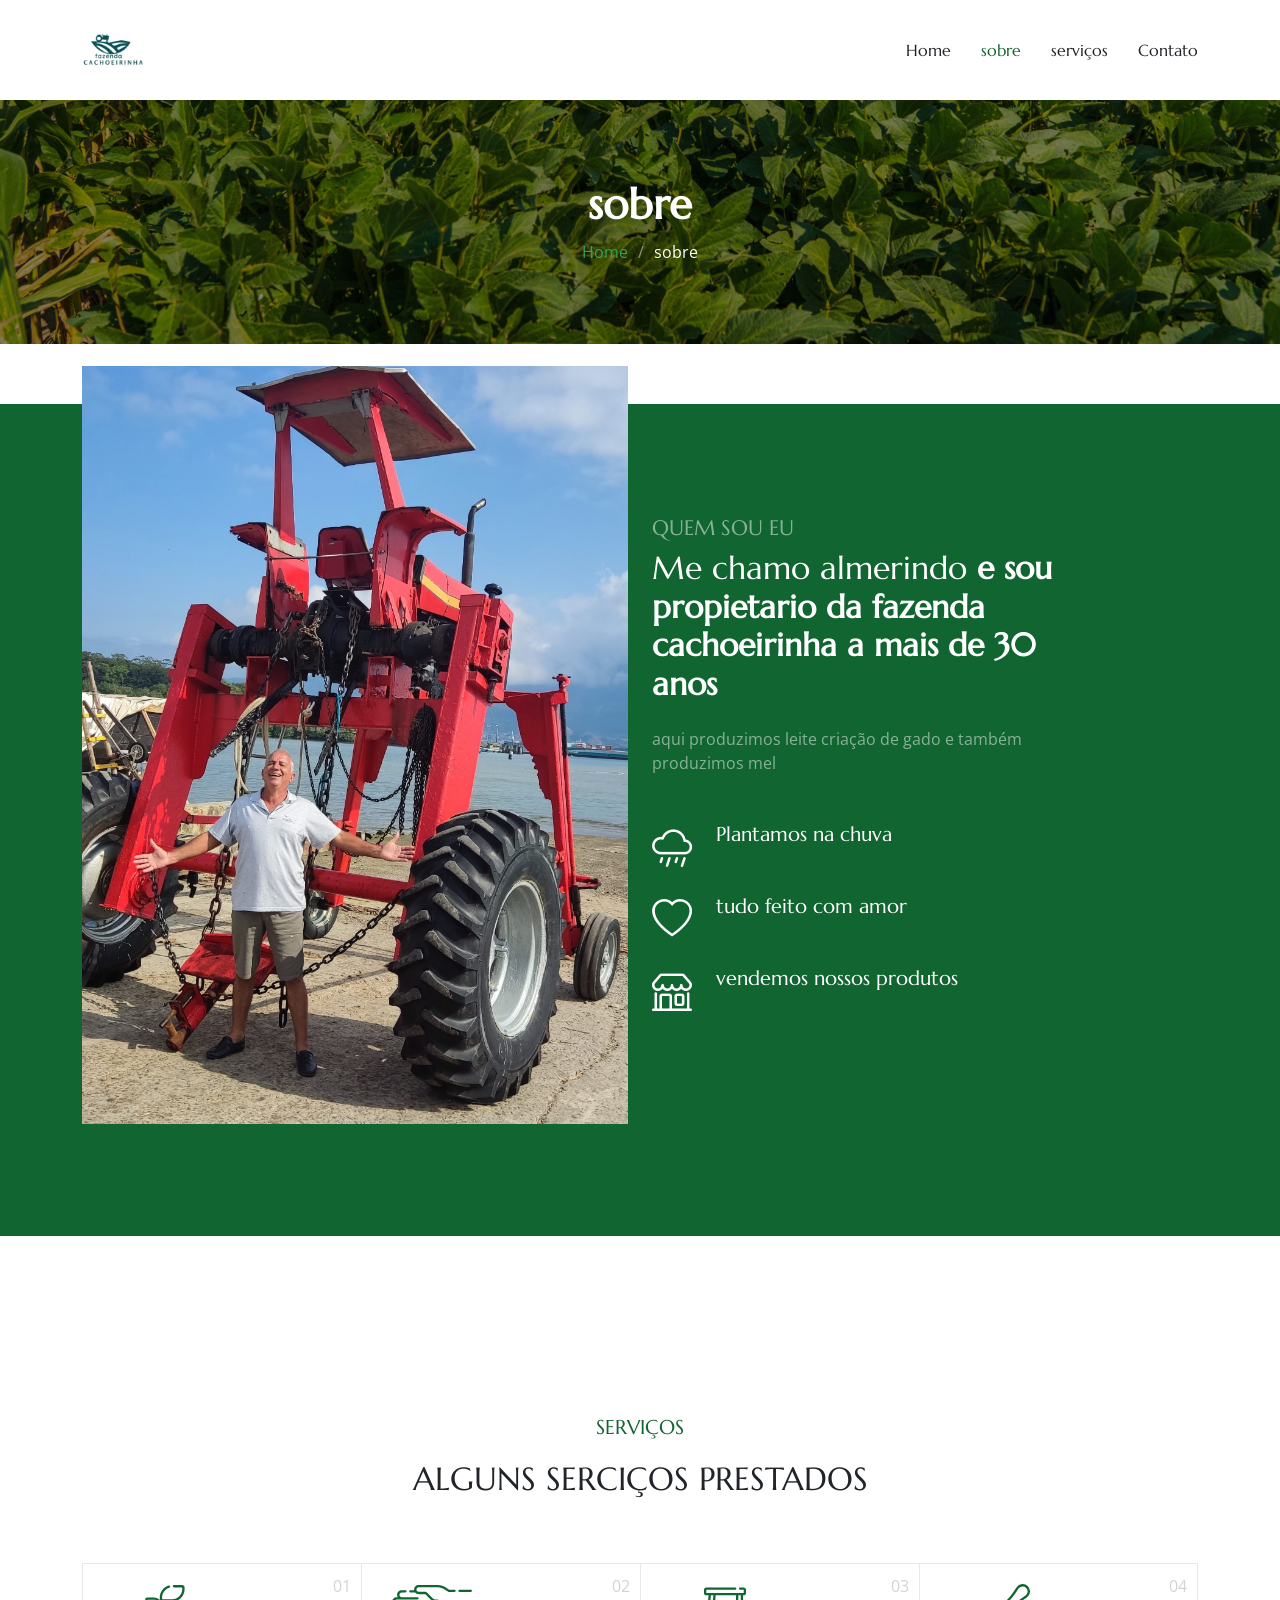
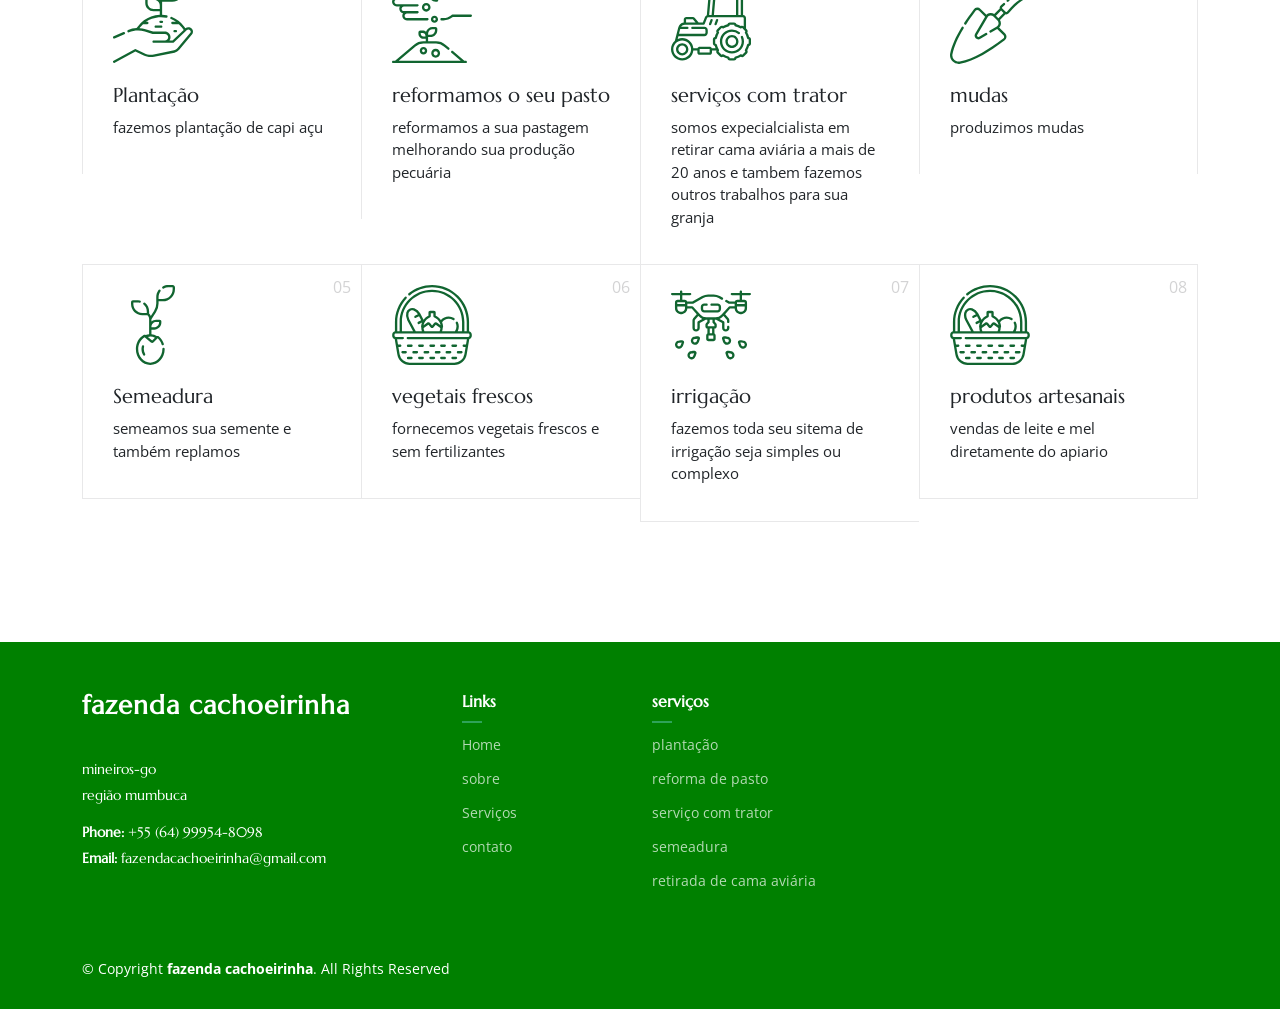
<file: fazenda cachoeirinha/about.html>
<!DOCTYPE html>
<html lang="pt-br">

<head>
  <meta charset="utf-8">
  <meta content="width=device-width, initial-scale=1.0" name="viewport">
  <title>fazenda cachoeirinha</title>
  <meta name="description" content="">
  <meta name="keywords" content="">

  <!-- Favicons -->
  <link href="assets/img/favicon.png" rel="icon">
  <link href="assets/img/apple-touch-icon.png" rel="apple-touch-icon">

  <!-- Fonts -->
  <link href="https://fonts.googleapis.com" rel="preconnect">
  <link href="https://fonts.gstatic.com" rel="preconnect" crossorigin>
  <link href="https://fonts.googleapis.com/css2?family=Open+Sans:ital,wght@0,300;0,400;0,500;0,600;0,700;0,800;1,300;1,400;1,500;1,600;1,700;1,800&family=Marcellus:wght@400&display=swap" rel="stylesheet">

  <!-- Vendor CSS Files -->
  <link href="assets/vendor/bootstrap/css/bootstrap.min.css" rel="stylesheet">
  <link href="assets/vendor/bootstrap-icons/bootstrap-icons.css" rel="stylesheet">
  <link href="assets/vendor/aos/aos.css" rel="stylesheet">
  <link href="assets/vendor/swiper/swiper-bundle.min.css" rel="stylesheet">
  <link href="assets/vendor/glightbox/css/glightbox.min.css" rel="stylesheet">

  <!-- Main CSS File -->
  <link href="assets/css/main.css" rel="stylesheet">

  
</head>

<body class="about-page">

  <header id="header" class="header d-flex align-items-center position-relative">
    <div class="container-fluid container-xl position-relative d-flex align-items-center justify-content-between">

      <a href="index.html" class="logo d-flex align-items-center">
        <!-- Uncomment the line below if you also wish to use an image logo -->
        <img src="assets/img/logof.png " alt="AgriCulture">
        <!-- <h1 class="sitename">AgriCulture</h1>  -->
      </a>

      <nav id="navmenu" class="navmenu">
        <ul>
          <li><a href="index.html">Home</a></li>
          <li><a href="about.html" class="active">sobre</a></li>
          <li><a href="services.html">serviços</a></li>
         
          </li>
          <li><a href="contact.html">Contato</a></li>
        </ul>
        <i class="mobile-nav-toggle d-xl-none bi bi-list"></i>
      </nav>

    </div>
  </header>

  <main class="main">

    <!-- Page Title -->
    <div class="page-title dark-background" data-aos="fade" style="background-image: url(assets/img/milho.jpg);">
      <div class="container position-relative">
        <h1>sobre</h1>
        
        <nav class="breadcrumbs">
          <ol>
            <li><a href="index.html">Home</a></li>
            <li class="current">sobre</li>
          </ol>
        </nav>
      </div>
    </div><!-- End Page Title -->
<!-- About Section -->
<section id="about" class="about section">

  <div class="content">
    <div class="container">
      <div class="row">
        <div class="col-lg-6 mb-4 mb-lg-0">
          <img src="assets/img/almerindo.jpg" alt="Image " class="img-fluid img-overlap" data-aos="zoom-out">
        </div>
        <div class="col-lg-5 ml-auto" data-aos="fade-up" data-aos-delay="100">
          <h3 class="content-subtitle text-white opacity-50">quem sou eu</h3>
          <h2 class="content-title mb-4">
            Me chamo almerindo  <strong>e sou propietario da fazenda cachoeirinha a mais de 30 anos</strong>
          </h2>
          <p class="opacity-50">
           aqui produzimos leite criação de gado e também produzimos mel
          </p>

          <div class="row my-5">
            <div class="col-lg-12 d-flex align-items-start mb-4">
              <i class="bi bi-cloud-rain me-4 display-6"></i>
              <div>
                <h4 class="m-0 h5 text-white">Plantamos na chuva</h4>
                <p class="text-white opacity-50"></p>
              </div>
            </div>
            <div class="col-lg-12 d-flex align-items-start mb-4">
              <i class="bi bi-heart me-4 display-6"></i>
              <div>
                <h4 class="m-0 h5 text-white">tudo feito com amor</h4>
                <p class="text-white opacity-50"></p>
              </div>
            </div>
            <div class="col-lg-12 d-flex align-items-start">
              <i class="bi bi-shop me-4 display-6"></i>
              <div>
                <h4 class="m-0 h5 text-white">vendemos nossos produtos</h4>
                <p class="text-white opacity-50"></p>
              </div>
            </div>
          </div>
        </div>
      </div>
    </div>
  </div>
</section><!-- /About Section -->

    <!-- Services Section -->
    <section id="services" class="services section">

      <!-- Services Section -->
    <section id="services" class="services section">

      <!-- Section Title -->
      <div class="container section-title" data-aos="fade-up">
        <h2>SERVIÇOS</h2>
        <p>ALGUNS SERCIÇOS PRESTADOS</p>
      </div><!-- End Section Title -->
      <div class="content">
        <div class="container">
          <div class="row g-0">
            <div class="col-lg-3 col-md-6">
              <div class="service-item">
                <span class="number">01</span>
                <div class="service-item-icon">
                  <svg xmlns="http://www.w3.org/2000/svg" version="1.1" xmlns:xlink="http://www.w3.org/1999/xlink" width="80" height="80" x="0" y="0" viewBox="0 0 509.435 509.435" style="enable-background: new 0 0 512 512" xml:space="preserve" class="">
                    <g>
                      <path d="M7.506 347.639c.994 0 2.005-.199 2.976-.619l62.037-26.857a7.5 7.5 0 0 0 3.903-9.862 7.5 7.5 0 0 0-9.862-3.903L4.523 333.255a7.501 7.501 0 0 0 2.983 14.384zM500.883 283.197c-10.953-10.952-28.175-11.423-39.689-1.267l-10.034-13.307c-19.783-26.239-46.1-46.623-76.103-58.948a7.5 7.5 0 0 0-5.699 13.875c11.136 4.575 21.708 10.382 31.567 17.249h-22.621c-4.143 0-7.5 3.358-7.5 7.5s3.357 7.5 7.5 7.5h41.188a169.382 169.382 0 0 1 19.691 21.855l11.048 14.652-71.171 67.597h-19.48a35.772 35.772 0 0 0 6.775-20.976c0-19.837-16.139-35.975-35.976-35.975h-75.023l-48.33-15.005a160.871 160.871 0 0 0-37.992-6.934l2.533-3.359a169.852 169.852 0 0 1 19.67-21.855h27.398c4.143 0 7.5-3.358 7.5-7.5s-3.357-7.5-7.5-7.5h-8.848a165.125 165.125 0 0 1 38.01-19.73c28.992-10.532 60.376-12.89 90.754-6.821a7.498 7.498 0 0 0 8.824-5.885 7.5 7.5 0 0 0-5.885-8.824 184.517 184.517 0 0 0-28.616-3.4v-83.727h64.189c43.49 0 78.872-35.382 78.872-78.872V22.488c0-8.712-7.088-15.801-15.801-15.801h-51.729c-4.143 0-7.5 3.358-7.5 7.5s3.357 7.5 7.5 7.5h51.729c.441 0 .801.359.801.801v11.051c0 35.219-28.653 63.872-63.872 63.872h-64.189V85.559c0-28.082 18.793-53.262 45.701-61.234a7.5 7.5 0 1 0-4.261-14.382c-15.972 4.732-30.338 14.681-40.451 28.015-10.46 13.79-15.988 30.25-15.988 47.601v16.416c-9.59-9.839-22.97-15.965-37.762-15.965h-43.432c-6.193 0-11.232 5.039-11.232 11.232v23.629c0 29.093 23.669 52.762 52.763 52.762h39.663v22.475a183.375 183.375 0 0 0-55.199 10.86c-32.974 11.978-61.705 33.297-83.085 61.653l-9.313 12.351a161.07 161.07 0 0 0-54.289 12.692 7.5 7.5 0 0 0-3.949 9.844 7.498 7.498 0 0 0 9.844 3.949c31.858-13.616 67.62-15.458 100.696-5.188l49.416 15.343c.72.224 1.47.337 2.224.337h76.161c11.566 0 20.976 9.409 20.976 20.975s-9.409 20.976-20.976 20.976h-71.803c-4.143 0-7.5 3.358-7.5 7.5s3.357 7.5 7.5 7.5h123.477a7.5 7.5 0 0 0 5.165-2.062l83.48-79.289c5.56-5.279 14.158-5.167 19.577.252a13.957 13.957 0 0 1 .853 18.9l-80.942 97.046a37.161 37.161 0 0 1-21.112 12.581L259.57 448.474c-20.377 4.113-41.89 1.365-60.575-7.739l-53.332-25.982a7.507 7.507 0 0 0-6.884.162L3.903 488.665a7.5 7.5 0 0 0 7.197 13.161l131.475-71.888 49.849 24.285c21.631 10.538 46.53 13.72 70.114 8.957l129.506-26.146a52.209 52.209 0 0 0 29.663-17.677l80.942-97.046c9.682-11.61 8.923-28.426-1.766-39.114zM258.212 158.634c-20.822 0-37.763-16.94-37.763-37.762V101.01h39.664c20.822 0 37.762 16.94 37.762 37.762v19.861h-39.663z" fill="currentColor" opacity="1" data-original="currentColor"></path>
                      <path d="M319.171 240.778a7.5 7.5 0 0 0-7.5-7.5h-9.43c-4.143 0-7.5 3.358-7.5 7.5s3.357 7.5 7.5 7.5h9.43a7.5 7.5 0 0 0 7.5-7.5zM272.068 264.08c-4.143 0-7.5 3.358-7.5 7.5s3.357 7.5 7.5 7.5h34.888c4.143 0 7.5-3.358 7.5-7.5s-3.357-7.5-7.5-7.5zM400.305 307.996c4.143 0 7.5-3.358 7.5-7.5s-3.357-7.5-7.5-7.5h-8.172c-4.143 0-7.5 3.358-7.5 7.5s3.357 7.5 7.5 7.5z" fill="currentColor" opacity="1" data-original="currentColor"></path>
                    </g>
                  </svg>
                </div>
                <div class="service-item-content">
                  <h3 class="service-heading">Plantação</h3>
                  <p>
                    fazemos plantação de capi açu
                  </p>
                </div>
              </div>
            </div>
            <div class="col-lg-3 col-md-6">
              <div class="service-item">
                <span class="number">02</span>
                <div class="service-item-icon">
                  <svg xmlns="http://www.w3.org/2000/svg" version="1.1" xmlns:xlink="http://www.w3.org/1999/xlink" width="80" height="80" x="0" y="0" viewBox="0 0 514.314 514.314" style="enable-background: new 0 0 512 512" xml:space="preserve" class="">
                    <g>
                      <path d="M434.176 51.297h72.639c4.143 0 7.5-3.358 7.5-7.5s-3.357-7.5-7.5-7.5h-72.639c-4.143 0-7.5 3.358-7.5 7.5s3.357 7.5 7.5 7.5zM117.994 54.791h30.852c5.47 6.605 13.729 10.82 22.955 10.82h42.865l35.886 35.886c8.246 8.246 19.209 12.787 30.869 12.787h8.32c4.143 0 7.5-3.358 7.5-7.5s-3.357-7.5-7.5-7.5h-8.32c-7.654 0-14.85-2.981-20.262-8.393l-38.083-38.083a7.5 7.5 0 0 0-5.304-2.197H171.8c-8.159 0-14.797-6.638-14.797-14.797s6.638-14.797 14.797-14.797h123.757a66.756 66.756 0 0 1 35.416 10.157l30.374 18.983a7.497 7.497 0 0 0 3.975 1.14h36.891c4.143 0 7.5-3.358 7.5-7.5s-3.357-7.5-7.5-7.5h-34.739l-28.551-17.843a81.742 81.742 0 0 0-43.365-12.437H171.801c-16.43 0-29.797 13.367-29.797 29.798 0 1.349.099 2.675.273 3.977h-24.283a7.5 7.5 0 1 0 0 14.999zM30.38 144.476h20.344a29.724 29.724 0 0 0-4.003 14.921c0 14.399 10.225 26.453 23.795 29.288a29.746 29.746 0 0 0-4.371 15.555c0 16.499 13.423 29.921 29.921 29.921h131.637a7.5 7.5 0 0 0 7.498-7.688 7.5 7.5 0 0 0-8.307-7.311H96.065c-8.228 0-14.921-6.694-14.921-14.921s6.693-14.921 14.921-14.921H163.9c4.143 0 7.5-3.358 7.5-7.5s-3.357-7.5-7.5-7.5H76.643c-8.228 0-14.922-6.694-14.922-14.921s6.694-14.921 14.922-14.921H163.9c4.143 0 7.5-3.358 7.5-7.5s-3.357-7.5-7.5-7.5H30.38c-8.228 0-14.921-6.694-14.921-14.921s6.693-14.921 14.921-14.921H163.9c4.143 0 7.5-3.358 7.5-7.5s-3.357-7.5-7.5-7.5H62.547c-8.228 0-14.921-6.694-14.921-14.921s6.693-14.921 14.921-14.921h23.485c4.143 0 7.5-3.358 7.5-7.5s-3.357-7.5-7.5-7.5H62.547c-16.498 0-29.921 13.423-29.921 29.921a29.719 29.719 0 0 0 4.003 14.921H30.38C13.882 84.636.459 98.059.459 114.557s13.423 29.919 29.921 29.919zM506.814 196.74H389.248a7.497 7.497 0 0 0-4.629 1.599l-5.613 4.403c-13.495 10.588-30.375 16.42-47.529 16.42h-12.272a7.5 7.5 0 0 0-8.309 7.5 7.5 7.5 0 0 0 7.5 7.5h13.081c20.496 0 40.664-6.967 56.788-19.618l3.574-2.804h114.976a7.5 7.5 0 1 0-.001-15z" fill="currentColor" opacity="1" data-original="currentColor" class=""></path>
                      <path d="M192.215 150.164c0 15.372 12.506 27.878 27.878 27.878s27.879-12.506 27.879-27.878-12.507-27.878-27.879-27.878-27.878 12.506-27.878 27.878zm40.757 0c0 7.101-5.777 12.878-12.879 12.878-7.101 0-12.878-5.777-12.878-12.878s5.777-12.878 12.878-12.878c7.101-.001 12.879 5.777 12.879 12.878zM273.049 203.771c-12.599 0-22.848 10.25-22.848 22.848s10.249 22.847 22.848 22.847 22.848-10.249 22.848-22.847-10.25-22.848-22.848-22.848zm0 30.695c-4.327 0-7.848-3.52-7.848-7.847s3.521-7.848 7.848-7.848 7.848 3.521 7.848 7.848-3.521 7.847-7.848 7.847zM474.178 493.298h-9.202l-73.199-62.323c-3.155-2.686-7.888-2.305-10.573.849s-2.305 7.887.849 10.572l59.785 50.902H43.105l108.164-92.092a77.855 77.855 0 0 1 50.423-18.558h81.558a77.851 77.851 0 0 1 50.423 18.558l24.029 20.458a7.498 7.498 0 0 0 10.573-.849 7.5 7.5 0 0 0-.849-10.572l-24.029-20.458a92.867 92.867 0 0 0-60.147-22.137h-51.158v-26.806h15.44c24.205 0 43.896-19.692 43.896-43.897v-8.808c0-6.785-5.52-12.305-12.305-12.305h-18.135c-19.99 0-36.891 13.437-42.174 31.749-5.716-4.945-13.156-7.947-21.29-7.947h-15.061c-6.942 0-12.591 5.648-12.591 12.592v7.399c0 17.97 14.619 32.589 32.589 32.589h14.629v15.433h-15.399a92.867 92.867 0 0 0-60.147 22.137L19.967 493.298H7.5c-4.143 0-7.5 3.358-7.5 7.5s3.357 7.5 7.5 7.5h466.678a7.5 7.5 0 0 0 0-15zM232.092 319.73c0-15.934 12.963-28.897 28.897-28.897h15.439v6.112c0 15.934-12.963 28.897-28.896 28.897h-15.44zm-16.978 17.485h-12.651c-9.698 0-17.589-7.89-17.589-17.589v-4.991h12.651c9.698 0 17.589 7.89 17.589 17.589z" fill="currentColor" opacity="1" data-original="currentColor" class=""></path>
                      <path d="M178.358 429.065c0 13.218 10.754 23.972 23.972 23.972s23.972-10.753 23.972-23.972-10.754-23.972-23.972-23.972-23.972 10.753-23.972 23.972zm32.944 0c0 4.947-4.024 8.972-8.972 8.972s-8.972-4.025-8.972-8.972 4.024-8.972 8.972-8.972 8.972 4.024 8.972 8.972zM252.23 445.536c0 15.706 12.777 28.484 28.483 28.484s28.484-12.778 28.484-28.484-12.778-28.484-28.484-28.484-28.483 12.778-28.483 28.484zm41.968 0c0 7.435-6.049 13.484-13.484 13.484s-13.483-6.049-13.483-13.484 6.049-13.484 13.483-13.484c7.435 0 13.484 6.049 13.484 13.484z" fill="currentColor" opacity="1" data-original="currentColor" class=""></path>
                    </g>
                  </svg>
                </div>
                <div class="service-item-content">
                  <h3 class="service-heading">reformamos o seu pasto</h3>
                  <p>
                   reformamos a sua pastagem melhorando sua produção pecuária
                  </p>
                </div>
              </div>
            </div>
            <div class="col-lg-3 col-md-6">
              <div class="service-item">
                <span class="number">03</span>
                <div class="service-item-icon">
                  <svg xmlns="http://www.w3.org/2000/svg" version="1.1" xmlns:xlink="http://www.w3.org/1999/xlink" width="80" height="80" x="0" y="0" viewBox="0 0 516.53 516.53" style="enable-background: new 0 0 512 512" xml:space="preserve" class="">
                    <g>
                      <path d="M504.085 341.447a113.617 113.617 0 0 0-11.524-27.805c3.866-6.212 3.104-14.506-2.288-19.897l-5.804-5.804v-67.388c0-10.907-8.398-19.878-19.066-20.817V73.099h4.012c8.301 0 15.054-6.753 15.054-15.054V37.599c0-8.301-6.753-15.054-15.054-15.054h-23.242a7.5 7.5 0 0 0 0 15l23.296.054-.054 20.5-241.554-.054.054-20.5H414.21a7.5 7.5 0 0 0 0-15H227.916c-8.301 0-15.054 6.753-15.054 15.054v20.446c0 8.301 6.753 15.054 15.054 15.054h14.719L231.27 201.13c-5.215 2.077-9.463 6.215-11.642 11.675l-14.014 35.128h-27.323l-24.417-28.857a16.73 16.73 0 0 0-12.795-5.936H99.071c-9.242 0-16.761 7.519-16.761 16.761v18.66a44.759 44.759 0 0 0-35.97 33.278L24.937 367.09C9.676 380.359 0 399.894 0 421.658c0 39.881 32.446 72.327 72.328 72.327 37.349 0 68.174-28.457 71.938-64.827h25.905v12.546c0 8.282 6.738 15.02 15.02 15.02h64.364c8.282 0 15.02-6.738 15.02-15.02v-12.546h29.374c-3.278 6.098-2.356 13.875 2.785 19.016l19.555 19.554a16 16 0 0 0 11.388 4.718c3.045 0 5.961-.839 8.506-2.431a113.556 113.556 0 0 0 27.808 11.525c1.662 7.123 8.064 12.445 15.686 12.445h27.655c7.602 0 13.99-5.293 15.672-12.441a113.582 113.582 0 0 0 27.814-11.525 15.986 15.986 0 0 0 8.514 2.427c4.302 0 8.346-1.675 11.388-4.717l19.555-19.555c5.396-5.396 6.156-13.7 2.29-19.901a113.607 113.607 0 0 0 11.522-27.801c7.123-1.662 12.445-8.064 12.445-15.686v-27.655c-.002-7.621-5.324-14.023-12.447-15.684zm-53.681-141.805h-15.681V73.099h15.681zM419.723 73.099v126.543h-142.46l11.233-126.543zm-146.286 0-11.233 126.543h-15.743l11.234-126.543zM99.071 228.14h42.008c.519 0 1.008.227 1.344.624l16.219 19.169H97.311v-18.032c0-.971.79-1.761 1.76-1.761zm-51.11 108.845h167.157c12.315 0 22.334-10.019 22.334-22.334v-16.152c0-12.315-10.019-22.334-22.334-22.334h-77.364a7.5 7.5 0 0 0 0 15h77.364c4.044 0 7.334 3.29 7.334 7.334v16.152c0 4.044-3.29 7.334-7.334 7.334H51.727l7.738-30.821h46.327a7.5 7.5 0 0 0 0-15h-40.76a29.774 29.774 0 0 1 24.779-13.231h120.886a7.5 7.5 0 0 0 6.966-4.721l15.897-39.849a5.883 5.883 0 0 1 5.49-3.721h224.51a5.916 5.916 0 0 1 5.91 5.91v52.522c-5.348-4.343-12.853-4.747-18.636-1.165a113.598 113.598 0 0 0-27.818-11.532c-1.662-7.123-8.063-12.445-15.685-12.445h-27.655c-7.602 0-13.99 5.294-15.672 12.441a113.583 113.583 0 0 0-27.818 11.527c-6.213-3.868-14.506-3.104-19.897 2.288l-19.555 19.555c-5.375 5.375-6.149 13.637-2.28 19.884a113.572 113.572 0 0 0-11.531 27.818c-7.123 1.662-12.445 8.063-12.445 15.685v27.655c0 7.602 5.293 13.99 12.441 15.672 1.242 4.67 2.784 9.24 4.603 13.699h-24.12c-2.277-5.402-7.626-9.204-13.847-9.204h-64.364c-6.221 0-11.569 3.802-13.847 9.204h-27.078c-3.764-36.371-34.589-64.828-71.938-64.828a71.896 71.896 0 0 0-28.994 6.086zm24.367 142c-31.61 0-57.328-25.717-57.328-57.327s25.717-57.328 57.328-57.328 57.327 25.717 57.327 57.328-25.717 57.327-57.327 57.327zm177.24-37.262h-.013l-64.384-.02.02-21.75 64.384.02zm251.962-56.937c0 .609-.496 1.105-1.189 1.105-4.816 0-8.956 3.287-10.065 7.992a98.695 98.695 0 0 1-12.139 29.288c-2.543 4.113-1.939 9.365 1.447 12.75l.084.084a1.105 1.105 0 0 1 0 1.562l-19.555 19.555a1.085 1.085 0 0 1-.781.323c-.208 0-.514-.056-.761-.303a3.326 3.326 0 0 0-.084-.084c-3.406-3.407-8.658-4.01-12.77-1.467a98.657 98.657 0 0 1-29.288 12.138c-4.706 1.11-7.992 5.25-7.992 10.15 0 .609-.496 1.105-1.104 1.105h-27.655c-.609 0-1.105-.496-1.105-1.189 0-4.816-3.287-8.956-7.992-10.066a98.69 98.69 0 0 1-29.287-12.137 10.35 10.35 0 0 0-5.455-1.561c-2.68 0-5.338 1.049-7.38 3.091a1.085 1.085 0 0 1-.781.323c-.208 0-.513-.056-.781-.324l-19.555-19.555c-.431-.431-.431-1.132.064-1.627 3.406-3.406 4.009-8.657 1.466-12.77a98.66 98.66 0 0 1-12.138-29.287c-1.11-4.706-5.25-7.992-10.15-7.992a1.107 1.107 0 0 1-1.105-1.105V357.13c0-.609.496-1.104 1.189-1.104 4.816 0 8.956-3.287 10.066-7.992a98.661 98.661 0 0 1 12.138-29.288c2.542-4.112 1.939-9.364-1.531-12.833a1.106 1.106 0 0 1 0-1.563l19.555-19.555c.431-.431 1.132-.431 1.626.064 3.407 3.408 8.658 4.011 12.77 1.467a98.666 98.666 0 0 1 29.288-12.138c4.706-1.11 7.992-5.25 7.992-10.15 0-.609.496-1.105 1.105-1.105h27.655c.609 0 1.104.496 1.104 1.189 0 4.816 3.287 8.956 7.992 10.066a98.664 98.664 0 0 1 29.288 12.139c4.113 2.543 9.365 1.939 12.833-1.531a1.107 1.107 0 0 1 1.563 0l19.555 19.555c.431.431.431 1.132-.062 1.625-3.408 3.406-4.012 8.658-1.468 12.771a98.666 98.666 0 0 1 12.138 29.288c1.11 4.706 5.25 7.992 10.066 7.992h.084c.609 0 1.105.496 1.105 1.104z" fill="currentColor" opacity="1" data-original="currentColor" class=""></path>
                      <path d="M454.895 335.721a7.5 7.5 0 0 0-3.834 9.889 62.412 62.412 0 0 1 5.335 25.349c0 34.678-28.213 62.891-62.891 62.891s-62.891-28.213-62.891-62.891c0-34.679 28.213-62.892 62.891-62.892a62.934 62.934 0 0 1 40.397 14.703 7.5 7.5 0 0 0 10.566-.923 7.5 7.5 0 0 0-.923-10.566 77.96 77.96 0 0 0-50.041-18.213c-42.949 0-77.891 34.942-77.891 77.892 0 42.949 34.942 77.891 77.891 77.891s77.891-34.942 77.891-77.891c0-10.895-2.224-21.46-6.611-31.403a7.5 7.5 0 0 0-9.889-3.836zM72.328 381.807c-21.974 0-39.851 17.877-39.851 39.851s17.877 39.851 39.851 39.851 39.851-17.877 39.851-39.851-17.878-39.851-39.851-39.851zm0 64.702c-13.703 0-24.851-11.148-24.851-24.851s11.148-24.851 24.851-24.851 24.851 11.148 24.851 24.851-11.149 24.851-24.851 24.851z" fill="currentColor" opacity="1" data-original="currentColor" class=""></path>
                      <path d="M393.504 328.829c-23.23 0-42.13 18.899-42.13 42.13 0 23.23 18.899 42.129 42.13 42.129s42.13-18.899 42.13-42.129-18.9-42.13-42.13-42.13zm0 69.26c-14.959 0-27.13-12.17-27.13-27.129s12.17-27.13 27.13-27.13 27.13 12.17 27.13 27.13c0 14.958-12.171 27.129-27.13 27.129zM249.861 265.585a7.487 7.487 0 0 0 2.663.491 7.503 7.503 0 0 0 7.013-4.838l9.438-24.841a7.5 7.5 0 0 0-14.022-5.328l-9.438 24.841a7.499 7.499 0 0 0 4.346 9.675zM285.384 265.585a7.487 7.487 0 0 0 2.663.491 7.502 7.502 0 0 0 7.012-4.838l9.439-24.841a7.5 7.5 0 0 0-4.347-9.675 7.5 7.5 0 0 0-9.675 4.347l-9.439 24.841a7.5 7.5 0 0 0 4.347 9.675z" fill="currentColor" opacity="1" data-original="currentColor" class=""></path>
                    </g>
                  </svg>
                </div>
                <div class="service-item-content">
                  <h3 class="service-heading">serviços com trator</h3>
                  <p>
                    somos expecialcialista em retirar cama aviária a mais de 20 anos e tambem fazemos outros trabalhos para sua granja
                  </p>
                </div>
              </div>
            </div>
            <div class="col-lg-3 col-md-6">
              <div class="service-item">
                <span class="number">04</span>
                <div class="service-item-icon">
                  <svg xmlns="http://www.w3.org/2000/svg" version="1.1" xmlns:xlink="http://www.w3.org/1999/xlink" width="80" height="80" x="0" y="0" viewBox="0 0 509.389 509.389" style="enable-background: new 0 0 512 512" xml:space="preserve" class="">
                    <g>
                      <path d="M495.69 14.267A46.636 46.636 0 0 0 458.364.766a46.637 46.637 0 0 0-34.257 20.05l-24.614 35.749a309.594 309.594 0 0 1-37.289 44.521 7.5 7.5 0 0 0 10.544 10.668 324.596 324.596 0 0 0 39.1-46.684l24.614-35.749a31.674 31.674 0 0 1 23.268-13.618 31.66 31.66 0 0 1 25.354 9.17 31.681 31.681 0 0 1 9.171 25.355 31.679 31.679 0 0 1-13.618 23.267l-35.75 24.615a324.066 324.066 0 0 0-59.859 53.246l-22.502 25.667a5.412 5.412 0 0 1-3.933 1.86c-1.518.071-2.966-.518-4.047-1.599l-21.873-21.872c-1.081-1.082-1.649-2.52-1.599-4.048s.711-2.925 1.86-3.933l15.802-13.854a7.5 7.5 0 0 0-9.889-11.279l-15.802 13.854a20.546 20.546 0 0 0-6.964 14.719 20.37 20.37 0 0 0 .64 5.69l-35.241 35.241c-7.726-5.323-17.119-7.656-26.65-6.449-8.734 1.104-16.614 5.058-22.612 11.157l-37.903-37.903a28.552 28.552 0 0 0-22.3-8.292 28.547 28.547 0 0 0-20.847 11.457c-23.749 31.972-43.447 60.009-60.222 85.713a7.5 7.5 0 0 0 6.275 11.6 7.495 7.495 0 0 0 6.288-3.402c16.606-25.447 36.135-53.239 59.7-84.966a13.562 13.562 0 0 1 9.903-5.441 13.585 13.585 0 0 1 10.595 3.939l39.789 39.789-63.489 107.398c-5.606 9.484-4.179 21.121 3.554 28.957 4.724 4.785 10.89 7.271 17.211 7.271 4.233-.001 8.536-1.115 12.519-3.399l40.792-24.114a7.499 7.499 0 1 0-7.632-12.912l-40.706 24.064c-4.745 2.723-9.055 1.038-11.506-1.446-1.129-1.144-4.561-5.302-1.318-10.787L239.37 211.63c3.736-6.32 10.058-10.474 17.342-11.395 7.292-.918 14.44 1.529 19.633 6.722l25.938 25.938c5.187 5.186 7.654 12.36 6.771 19.686-.878 7.28-4.911 13.598-10.99 17.288l-44.019 26.021a7.5 7.5 0 0 0 7.632 12.912l38.725-22.893 40.397 40.396a13.558 13.558 0 0 1 3.938 10.564 13.606 13.606 0 0 1-5.428 9.926c-54.818 40.993-97.27 69.301-137.646 91.785-50.099 27.898-95.647 45.713-139.25 54.462-13.202 2.648-26.235-1.337-35.759-10.935a40.033 40.033 0 0 1-10.799-36.472c10.129-48.517 33.232-101.845 70.63-163.033a7.501 7.501 0 0 0-12.799-7.823c-38.309 62.679-62.028 117.563-72.515 167.79-3.796 18.186 1.75 36.916 14.835 50.103 10.368 10.45 24.27 16.146 38.625 16.145 3.564 0 7.159-.352 10.732-1.068 45.149-9.06 92.12-27.398 143.597-56.063 40.984-22.823 83.956-51.469 139.331-92.878a28.597 28.597 0 0 0 11.407-20.864 28.554 28.554 0 0 0-8.292-22.245l-38.525-38.525c6.079-6.031 10.002-13.987 11.063-22.799 1.106-9.18-1.037-18.215-5.937-25.753l35.39-35.39a20.4 20.4 0 0 0 5.022.654 20.546 20.546 0 0 0 15.384-6.975l22.502-25.667a309.032 309.032 0 0 1 57.086-50.779l35.749-24.614a46.635 46.635 0 0 0 20.05-34.256 46.63 46.63 0 0 0-13.5-37.328zM340.732 184.685l-32.723 32.723-15.459-15.459 32.723-32.723z" fill="currentColor" opacity="1" data-original="currentColor"></path>
                    </g>
                  </svg>
                </div>
                <div class="service-item-content">
                  <h3 class="service-heading">mudas</h3>
                  <p>
                    produzimos mudas 
                  </p>
                </div>
              </div>
            </div>

            <div class="col-lg-3 col-md-6">
              <div class="service-item">
                <span class="number">05</span>
                <div class="service-item-icon">
                  <svg xmlns="http://www.w3.org/2000/svg" version="1.1" xmlns:xlink="http://www.w3.org/1999/xlink" width="80" height="80" x="0" y="0" viewBox="0 0 513.089 513.089" style="enable-background: new 0 0 512 512" xml:space="preserve" class="">
                    <g>
                      <path d="M194.209 386.877a7.497 7.497 0 0 0-9.15 5.363 75.07 75.07 0 0 0-2.428 18.947c0 13.789 3.615 27 10.454 38.204a7.494 7.494 0 0 0 10.308 2.495 7.5 7.5 0 0 0 2.494-10.309c-5.401-8.851-8.257-19.359-8.257-30.39a60.09 60.09 0 0 1 1.941-15.16 7.497 7.497 0 0 0-5.362-9.15z" fill="currentColor" opacity="1" data-original="currentColor"></path>
                      <path d="M382.56 0h-27.319c-12.654 0-25.236 3.119-36.386 9.021a7.5 7.5 0 0 0 7.018 13.258c9.124-4.83 19.005-7.278 29.368-7.278h27.222v12.022c0 34.679-28.213 62.892-62.892 62.892h-27.222V77.893c0-13.309 4.12-26.038 11.914-36.811a7.5 7.5 0 0 0-12.153-8.793c-9.657 13.347-14.762 29.117-14.762 45.604V119.154a88.294 88.294 0 0 1-14.296 48.23l-20.501 31.543a46.65 46.65 0 0 0-9.615-13.916l-1.273-1.273v-14.053c0-21.604-9.58-41.872-26.284-55.608a7.5 7.5 0 0 0-9.528 11.586c13.226 10.876 20.812 26.922 20.812 44.022v9.66h-29.069c-31.412 0-56.968-25.556-56.968-56.968v-9.66h29.069c3.454 0 6.976.329 10.467.977a7.5 7.5 0 0 0 2.738-14.748 72.57 72.57 0 0 0-13.205-1.229h-31.883c-6.72 0-12.187 5.467-12.187 12.186v12.474c0 39.684 32.284 71.968 71.968 71.968h33.463l1.273 1.273c5.979 5.979 9.271 13.927 9.271 22.381v98.306a79.003 79.003 0 0 0-21.446 5.114c-4.152-2.798-9.597-3.045-13.983-.509-30.558 17.671-49.541 52.263-49.541 90.277 0 56.188 41.481 101.901 92.47 101.901s92.47-45.713 92.47-101.901c0-.237-.004-.473-.009-.709l-.005-.334a7.5 7.5 0 0 0-7.499-7.433h-.068a7.5 7.5 0 0 0-7.433 7.567l.014.909c0 47.917-34.753 86.901-77.47 86.901s-77.47-38.984-77.47-86.901c0-32.212 15.656-61.449 40.948-76.643l40.182 34.094c5.225 4.433 13.1 4.099 17.929-.761l25.512-25.668c11.649 10.022 20.473 23.408 25.562 38.809a7.496 7.496 0 0 0 9.475 4.768 7.5 7.5 0 0 0 4.768-9.474c-6.15-18.613-17.027-34.756-31.454-46.681-4.011-3.317-9.358-3.923-13.824-1.93-10.53-6.377-22.136-10.243-34.128-11.384v-29.695h18.365c25.013 0 45.362-20.35 45.362-45.362v-7.928c0-6.115-4.975-11.089-11.089-11.089h-22.276c-11.667 0-22.318 4.429-30.362 11.693v-13.713l29.028-44.665a103.263 103.263 0 0 0 16.72-56.404v-14.239h27.222c42.949 0 77.892-34.942 77.892-77.892v-12.12C397.462 6.685 390.777 0 382.56 0zM251.211 356.136l-27.468-23.306a63.694 63.694 0 0 1 15.358-1.884c10.366 0 20.534 2.525 29.851 7.34zm25.752-118.894h18.365v4.017c0 16.742-13.62 30.362-30.362 30.362h-18.365v-4.017c0-16.741 13.62-30.362 30.362-30.362z" fill="currentColor" opacity="1" data-original="currentColor"></path>
                    </g>
                  </svg>
                </div>
                <div class="service-item-content">
                  <h3 class="service-heading">Semeadura</h3>
                  <p>
                   semeamos sua semente e também replamos
                  </p>
                </div>
              </div>
            </div>
            <div class="col-lg-3 col-md-6">
              <div class="service-item">
                <span class="number">06</span>
                <div class="service-item-icon">
                  <svg xmlns="http://www.w3.org/2000/svg" version="1.1" xmlns:xlink="http://www.w3.org/1999/xlink" width="80" height="80" x="0" y="0" viewBox="0 0 511.67 511.67" style="enable-background: new 0 0 512 512" xml:space="preserve" class="">
                    <g>
                      <path d="M492.96 296.401v-59.276c0-63.338-24.665-122.886-69.452-167.673C378.721 24.666 319.174 0 255.835 0c-54.517 0-107.757 18.967-149.914 53.407a7.5 7.5 0 1 0 9.491 11.616C154.896 32.765 204.767 15 255.835 15c59.332 0 115.112 23.105 157.066 65.059 41.953 41.954 65.059 97.734 65.059 157.066v58.7h-15v-58.7C462.96 122.916 370.044 30 255.835 30S48.71 122.916 48.71 237.125v58.7h-15v-58.7c0-56.142 21.01-109.737 59.158-150.913a7.502 7.502 0 0 0-11.004-10.195C41.139 119.975 18.71 177.19 18.71 237.125v59.276c-10.029 2.3-17.535 11.291-17.535 22.008v5.81c0 10.194 6.791 18.828 16.085 21.627l16.782 99.17c6.535 38.622 39.71 66.654 78.882 66.654h285.822c39.172 0 72.347-28.032 78.882-66.654l16.782-99.17c9.294-2.798 16.085-11.432 16.085-21.627v-5.81c0-10.717-7.506-19.708-17.535-22.008zM63.71 237.125C63.71 131.187 149.896 45 255.835 45S447.96 131.187 447.96 237.125v58.7h-27.888a64.77 64.77 0 0 0 7.259-29.747c0-9.561-2.046-18.787-6.081-27.423a7.5 7.5 0 0 0-13.59 6.35c3.1 6.633 4.671 13.723 4.671 21.073a49.851 49.851 0 0 1-9.875 29.747h-82.073a68.421 68.421 0 0 0 3.912-22.766l-.003-.369a10.737 10.737 0 0 0 2.441-7.707l-.074-.952a81.022 81.022 0 0 0-6.053-25.058c9.161-14.126 24.883-22.763 41.856-22.763a49.676 49.676 0 0 1 26.83 7.844 7.5 7.5 0 0 0 8.086-12.634 64.65 64.65 0 0 0-34.916-10.21c-19.407 0-37.547 8.686-49.744 23.261a81.08 81.08 0 0 0-25.89-24.171l-7.325-4.298v-19.86c0-6.111-4.972-11.083-11.083-11.083h-24.17c-6.111 0-11.083 4.972-11.083 11.083v19.86l-7.325 4.298a81.067 81.067 0 0 0-24.083 21.633l-21.606-40.574a68.923 68.923 0 0 0-37.588-32.526 39.21 39.21 0 0 0-31.641 2.285 39.215 39.215 0 0 0-19.556 24.977 68.922 68.922 0 0 0 6.006 49.343l37.481 70.388H63.71zm88.14 58.7-41.235-77.438a53.95 53.95 0 0 1-4.701-38.625c1.687-6.691 5.971-12.162 12.061-15.405 6.091-3.244 13.022-3.745 19.516-1.409a53.936 53.936 0 0 1 28.384 23.614L146.29 196.99a7.5 7.5 0 0 0 7.051 13.241l19.627-10.451 13.619 25.575-19.627 10.451a7.5 7.5 0 0 0 7.051 13.241l17.809-9.483a81.015 81.015 0 0 0-5.807 24.466l-.074.961a10.774 10.774 0 0 0 1.468 6.319c-.018.6-.03 1.185-.03 1.752a68.427 68.427 0 0 0 3.914 22.766H151.85zm116.357-89.059 11.029 6.472a66.163 66.163 0 0 1 31.323 43.794l-23.74-16.479a13.027 13.027 0 0 0-17.511 2.36l-12.974 15.524-12.974-15.525c-2.59-3.099-6.283-4.719-10.029-4.719-2.584 0-5.193.771-7.481 2.359l-23.74 16.478a66.163 66.163 0 0 1 31.323-43.794l11.029-6.472a7.5 7.5 0 0 0 3.704-6.469v-20.238h16.336v20.238a7.504 7.504 0 0 0 3.705 6.471zm-60.729 89.059a53.472 53.472 0 0 1-5.062-20.774c.171-.105.342-.21.509-.326l30.046-20.854 15.047 18.007c2.065 2.471 5.097 3.888 8.317 3.888s6.252-1.417 8.317-3.888v-.001l15.047-18.006 29.574 20.527a53.458 53.458 0 0 1-5.081 21.428h-96.714zm288.017 28.394c0 4.182-3.402 7.584-7.584 7.584H101.084c-4.143 0-7.5 3.358-7.5 7.5s3.357 7.5 7.5 7.5h377.952l-5.751 33.987h-14.299c-4.143 0-7.5 3.358-7.5 7.5s3.357 7.5 7.5 7.5h11.76l-7.907 46.723a64.83 64.83 0 0 1-64.093 54.157H112.924a64.83 64.83 0 0 1-64.093-54.157l-7.907-46.723h11.76c4.143 0 7.5-3.358 7.5-7.5s-3.357-7.5-7.5-7.5H38.386l-5.751-33.987h36.487c4.143 0 7.5-3.358 7.5-7.5s-3.357-7.5-7.5-7.5H23.759c-4.182 0-7.584-3.402-7.584-7.584v-5.81c0-4.182 3.402-7.584 7.584-7.584h464.152c4.182 0 7.584 3.402 7.584 7.584z" fill="currentColor" opacity="1" data-original="currentColor"></path>
                      <path d="M246.338 395.79h21.993c4.143 0 7.5-3.358 7.5-7.5s-3.357-7.5-7.5-7.5h-21.993c-4.143 0-7.5 3.358-7.5 7.5s3.357 7.5 7.5 7.5zM174.455 395.79h21.994c4.143 0 7.5-3.358 7.5-7.5s-3.357-7.5-7.5-7.5h-21.994c-4.143 0-7.5 3.358-7.5 7.5s3.357 7.5 7.5 7.5zM102.573 395.79h21.994c4.143 0 7.5-3.358 7.5-7.5s-3.357-7.5-7.5-7.5h-21.994a7.5 7.5 0 0 0 0 15zM315.221 395.79h21.994c4.143 0 7.5-3.358 7.5-7.5s-3.357-7.5-7.5-7.5h-21.994c-4.143 0-7.5 3.358-7.5 7.5s3.357 7.5 7.5 7.5zM387.103 395.79h21.994c4.143 0 7.5-3.358 7.5-7.5s-3.357-7.5-7.5-7.5h-21.994c-4.143 0-7.5 3.358-7.5 7.5s3.357 7.5 7.5 7.5zM246.338 474.186h21.993c4.143 0 7.5-3.358 7.5-7.5s-3.357-7.5-7.5-7.5h-21.993c-4.143 0-7.5 3.358-7.5 7.5s3.357 7.5 7.5 7.5zM174.455 474.186h21.994c4.143 0 7.5-3.358 7.5-7.5s-3.357-7.5-7.5-7.5h-21.994c-4.143 0-7.5 3.358-7.5 7.5s3.357 7.5 7.5 7.5zM102.573 474.186h21.994c4.143 0 7.5-3.358 7.5-7.5s-3.357-7.5-7.5-7.5h-21.994a7.5 7.5 0 0 0 0 15zM337.215 459.186h-21.994c-4.143 0-7.5 3.358-7.5 7.5s3.357 7.5 7.5 7.5h21.994a7.5 7.5 0 0 0 0-15zM387.103 474.186h21.994c4.143 0 7.5-3.358 7.5-7.5s-3.357-7.5-7.5-7.5h-21.994c-4.143 0-7.5 3.358-7.5 7.5s3.357 7.5 7.5 7.5zM273.606 430.229a7.5 7.5 0 0 0 7.5 7.5H303.1c4.143 0 7.5-3.358 7.5-7.5s-3.357-7.5-7.5-7.5h-21.994a7.5 7.5 0 0 0-7.5 7.5zM201.725 430.229a7.5 7.5 0 0 0 7.5 7.5h21.994c4.143 0 7.5-3.358 7.5-7.5s-3.357-7.5-7.5-7.5h-21.994a7.5 7.5 0 0 0-7.5 7.5zM129.843 430.229a7.5 7.5 0 0 0 7.5 7.5h21.993c4.143 0 7.5-3.358 7.5-7.5s-3.357-7.5-7.5-7.5h-21.993a7.5 7.5 0 0 0-7.5 7.5zM87.454 422.729H67.46c-4.143 0-7.5 3.358-7.5 7.5s3.357 7.5 7.5 7.5h19.994c4.143 0 7.5-3.358 7.5-7.5s-3.357-7.5-7.5-7.5zM342.49 430.229a7.5 7.5 0 0 0 7.5 7.5h21.993c4.143 0 7.5-3.358 7.5-7.5s-3.357-7.5-7.5-7.5H349.99a7.5 7.5 0 0 0-7.5 7.5zM414.372 430.229a7.5 7.5 0 0 0 7.5 7.5h21.994c4.143 0 7.5-3.358 7.5-7.5s-3.357-7.5-7.5-7.5h-21.994a7.5 7.5 0 0 0-7.5 7.5z" fill="currentColor" opacity="1" data-original="currentColor"></path>
                    </g>
                  </svg>
                </div>
                <div class="service-item-content">
                  <h3 class="service-heading">vegetais frescos</h3>
                  <p>
                    fornecemos vegetais frescos e sem fertilizantes
                  </p>
                </div>
              </div>
            </div>
            <div class="col-lg-3 col-md-6">
              <div class="service-item">
                <span class="number">07</span>
                <div class="service-item-icon">
                  <svg xmlns="http://www.w3.org/2000/svg" version="1.1" xmlns:xlink="http://www.w3.org/1999/xlink" width="80" height="80" x="0" y="0" viewBox="0 0 512.805 512.805" style="enable-background: new 0 0 512 512" xml:space="preserve" class="">
                    <g>
                      <path d="M505.305 50.503h-50.094v-7.141c0-4.143-3.357-7.5-7.5-7.5s-7.5 3.357-7.5 7.5v7.141h-50.094c-4.143 0-7.5 3.357-7.5 7.5s3.357 7.5 7.5 7.5h50.094v29.428h-15.309c-7.223 0-13.385 4.557-15.809 10.939h-33.847l-16.98-9.451a7.5 7.5 0 0 0-7.295 13.107l18.682 10.397a7.507 7.507 0 0 0 3.647.946h34.681v15.505h-32.393a7.495 7.495 0 0 0-5.565 2.473l-47.127 52.176a49.438 49.438 0 0 1-36.627 16.273h-60.732a49.442 49.442 0 0 1-36.627-16.273l-47.127-52.176a7.5 7.5 0 0 0-5.565-2.473h-31.393V120.87h33.681a7.507 7.507 0 0 0 3.647-.946l64.468-35.883a64.829 64.829 0 0 1 31.454-8.163h35.656a64.819 64.819 0 0 1 31.454 8.164l17.778 9.896a7.5 7.5 0 0 0 7.295-13.107l-17.778-9.895a79.844 79.844 0 0 0-38.749-10.058h-35.656a79.854 79.854 0 0 0-38.749 10.057l-62.767 34.936h-32.847c-2.424-6.383-8.587-10.939-15.809-10.939H72.594V65.503h50.094c4.143 0 7.5-3.357 7.5-7.5s-3.357-7.5-7.5-7.5H72.594v-7.141c0-4.143-3.357-7.5-7.5-7.5s-7.5 3.357-7.5 7.5v7.141H7.5c-4.143 0-7.5 3.357-7.5 7.5s3.357 7.5 7.5 7.5h50.094v29.428H42.285c-9.331 0-16.922 7.591-16.922 16.922v37.917c0 20.438 16.628 37.066 37.066 37.066h5.329c19.899 0 36.18-15.765 37.025-35.461h28.101l31.968 35.393-22.399 27.123a21.63 21.63 0 0 0-4.939 13.742v47.817c0 12.898 10.494 23.393 23.394 23.393 12.898 0 23.393-10.494 23.393-23.393v-32.069l38.482-21.157c.917.04 1.834.073 2.755.073h7.432v13.542l-8.567 8.567a13.242 13.242 0 0 0-3.903 9.424v12.244c0 7.191 5.729 13.055 12.86 13.304v31.344c-4.637 2.472-7.804 7.354-7.804 12.965v21.867c0 8.097 6.588 14.685 14.686 14.685h31.326c8.098 0 14.686-6.588 14.686-14.685v-21.867c0-5.611-3.167-10.493-7.804-12.965v-31.32h1.533c7.349 0 13.327-5.979 13.327-13.327V253.83c0-3.56-1.387-6.906-3.903-9.423l-8.567-8.568v-13.542h5.432c.921 0 1.838-.034 2.755-.073l38.482 21.157v32.069c0 12.898 10.494 23.393 23.394 23.393 12.898 0 23.393-10.494 23.393-23.393v-6.886c0-4.143-3.357-7.5-7.5-7.5s-7.5 3.357-7.5 7.5v6.886c0 4.628-3.765 8.393-8.393 8.393s-8.394-3.765-8.394-8.393v-36.505a7.5 7.5 0 0 0-3.887-6.572l-27.481-15.109c8.638-3.622 16.49-9.101 22.889-16.186l2.763-3.06 20.994 25.422a6.596 6.596 0 0 1 1.507 4.191v8.97c0 4.143 3.357 7.5 7.5 7.5s7.5-3.357 7.5-7.5v-8.97c0-5.004-1.755-9.885-4.94-13.742l-22.398-27.122 31.968-35.393h29.101c.844 19.696 17.125 35.461 37.025 35.461h5.329c20.438 0 37.066-16.628 37.066-37.066v-37.917c0-9.331-7.591-16.922-16.922-16.922h-15.309V65.503h50.094c4.143 0 7.5-3.357 7.5-7.5s-3.361-7.5-7.503-7.5zm-463.02 59.428h45.617c1.06 0 1.922.862 1.922 1.922v10.341H40.363v-10.341c0-1.06.863-1.922 1.922-1.922zm25.474 61.905H62.43c-12.167 0-22.066-9.899-22.066-22.066v-12.576h49.461v12.576c-.001 12.167-9.899 22.066-22.066 22.066zm105.428 60.537a7.501 7.501 0 0 0-3.887 6.572v36.505c0 4.628-3.766 8.393-8.394 8.393s-8.393-3.765-8.393-8.393v-47.817c0-1.526.535-3.016 1.507-4.192l20.994-25.422 2.763 3.06c6.4 7.085 14.251 12.563 22.889 16.186zm98.064 112.865h-30.697v-21.237h30.697zm-7.804-36.237h-15.09v-29.6h15.09zm4.586-64.753 10.274 10.275v9.878h-42.811v-9.878l10.274-10.275a7.498 7.498 0 0 0 2.196-5.303v-16.648h17.869v16.648a7.509 7.509 0 0 0 2.198 5.303zm182.342-72.412h-5.329c-12.167 0-22.065-9.899-22.065-22.066v-12.576h49.461v12.576c-.001 12.167-9.9 22.066-22.067 22.066zm22.066-59.983v10.341H422.98v-10.341c0-1.06.862-1.922 1.922-1.922h45.617c1.06 0 1.922.862 1.922 1.922zM362.367 383.195c6.981-.812 13.229-4.296 17.591-9.808s6.317-12.393 5.504-19.374c-.812-6.982-4.296-13.229-9.808-17.592-2.043-1.617-8.26-6.537-34.74-7.778a13.377 13.377 0 0 0-11.103 5.056 13.396 13.396 0 0 0-2.37 11.969c7.289 25.484 13.507 30.406 15.551 32.023 4.694 3.716 10.382 5.685 16.279 5.685 1.027 0 2.061-.06 3.096-.181zm-19.86-39.447c15.467.902 22.253 3.181 23.839 4.436a11.245 11.245 0 0 1 4.218 7.564c.349 3.002-.491 5.961-2.367 8.331s-4.562 3.868-7.564 4.218c-3 .352-5.961-.491-8.331-2.367-1.587-1.256-5.364-7.336-9.795-22.182zM397.513 429.988c-2.044-1.617-8.263-6.54-34.74-7.778a13.416 13.416 0 0 0-11.103 5.057 13.392 13.392 0 0 0-2.37 11.967c7.289 25.486 13.507 30.407 15.551 32.024 4.695 3.716 10.382 5.685 16.279 5.685 1.026 0 2.06-.061 3.095-.181 6.982-.812 13.23-4.296 17.592-9.808s6.317-12.393 5.504-19.375c-.813-6.981-4.297-13.229-9.808-17.591zm-7.458 27.658a11.243 11.243 0 0 1-7.564 4.217 11.251 11.251 0 0 1-8.331-2.366c-1.586-1.256-5.363-7.337-9.793-22.182 15.464.9 22.251 3.18 23.838 4.436a11.245 11.245 0 0 1 4.218 7.564 11.25 11.25 0 0 1-2.368 8.331zM477.456 361.45c-2.044-1.617-8.263-6.54-34.74-7.778a13.403 13.403 0 0 0-11.103 5.057 13.392 13.392 0 0 0-2.37 11.967c7.289 25.486 13.507 30.407 15.551 32.024 4.695 3.716 10.382 5.685 16.279 5.685 1.026 0 2.06-.061 3.095-.181 6.982-.812 13.23-4.296 17.592-9.808s6.317-12.393 5.504-19.375c-.813-6.981-4.296-13.229-9.808-17.591zm-7.458 27.657c-1.876 2.37-4.562 3.867-7.564 4.217s-5.961-.492-8.331-2.366c-1.586-1.256-5.363-7.337-9.793-22.182 15.464.9 22.251 3.18 23.838 4.436a11.245 11.245 0 0 1 4.218 7.564 11.248 11.248 0 0 1-2.368 8.331zM171.891 328.644c-26.48 1.241-32.697 6.161-34.74 7.778-5.512 4.362-8.995 10.609-9.808 17.592-.813 6.981 1.142 13.862 5.504 19.374 4.361 5.512 10.609 8.995 17.591 9.808 1.036.121 2.068.181 3.096.181 5.897 0 11.585-1.969 16.279-5.685 2.044-1.617 8.262-6.539 15.551-32.023a13.396 13.396 0 0 0-2.37-11.969 13.39 13.39 0 0 0-11.103-5.056zm-11.387 37.286a11.231 11.231 0 0 1-8.331 2.367c-3.002-.35-5.688-1.848-7.564-4.218s-2.716-5.329-2.367-8.331a11.245 11.245 0 0 1 4.218-7.564c1.586-1.255 8.372-3.533 23.839-4.436-4.432 14.846-8.209 20.926-9.795 22.182zM150.032 422.21c-26.478 1.238-32.696 6.161-34.74 7.778-5.512 4.361-8.995 10.609-9.808 17.591s1.142 13.863 5.504 19.375c4.361 5.512 10.609 8.995 17.592 9.808 1.035.121 2.067.181 3.095.181 5.896-.001 11.585-1.97 16.279-5.685 2.044-1.617 8.262-6.538 15.551-32.024a13.392 13.392 0 0 0-2.37-11.967 13.385 13.385 0 0 0-11.103-5.057zm-11.386 37.286a11.253 11.253 0 0 1-8.331 2.366c-3.003-.35-5.688-1.847-7.564-4.217s-2.716-5.329-2.367-8.331a11.245 11.245 0 0 1 4.218-7.564c1.587-1.256 8.374-3.535 23.838-4.436-4.431 14.845-8.209 20.926-9.794 22.182zM70.089 353.672c-26.478 1.238-32.696 6.161-34.74 7.778-5.512 4.361-8.995 10.609-9.808 17.591s1.142 13.863 5.504 19.375c4.361 5.512 10.609 8.995 17.592 9.808 1.035.121 2.067.181 3.095.181 5.896-.001 11.585-1.97 16.279-5.685 2.044-1.617 8.262-6.538 15.551-32.024a13.392 13.392 0 0 0-2.37-11.967 13.374 13.374 0 0 0-11.103-5.057zm-11.387 37.286a11.243 11.243 0 0 1-8.331 2.366c-3.003-.35-5.688-1.847-7.564-4.217s-2.716-5.329-2.367-8.331a11.245 11.245 0 0 1 4.218-7.564c1.587-1.256 8.374-3.535 23.838-4.436-4.431 14.845-8.208 20.926-9.794 22.182z" fill="currentColor" opacity="1" data-original="currentColor"></path>
                      <path d="M213.116 133.756h14.881c4.143 0 7.5-3.357 7.5-7.5s-3.357-7.5-7.5-7.5h-14.881c-12.212 0-22.147 9.936-22.147 22.147v13.102c0 12.212 9.936 22.146 22.147 22.146h85.572c12.212 0 22.147-9.935 22.147-22.146v-13.102c0-12.212-9.936-22.147-22.147-22.147h-38.729c-4.143 0-7.5 3.357-7.5 7.5s3.357 7.5 7.5 7.5h38.729a7.155 7.155 0 0 1 7.147 7.147v13.102c0 3.94-3.206 7.146-7.147 7.146h-85.572c-3.941 0-7.147-3.206-7.147-7.146v-13.102a7.155 7.155 0 0 1 7.147-7.147z" fill="currentColor" opacity="1" data-original="currentColor"></path>
                    </g>
                  </svg>
                </div>
                <div class="service-item-content">
                  <h3 class="service-heading">irrigação </h3>
                  <p>
                    fazemos toda seu sitema de irrigação seja simples ou complexo
                  </p>
                </div>
              </div>
            </div>
            <div class="col-lg-3 col-md-6">
              <div class="service-item">
                <span class="number">08</span>
                <div class="service-item-icon">
                  <svg xmlns="http://www.w3.org/2000/svg" version="1.1" xmlns:xlink="http://www.w3.org/1999/xlink" width="80" height="80" x="0" y="0" viewBox="0 0 511.67 511.67" style="enable-background: new 0 0 512 512" xml:space="preserve" class="">
                    <g>
                      <path d="M492.96 296.401v-59.276c0-63.338-24.665-122.886-69.452-167.673C378.721 24.666 319.174 0 255.835 0c-54.517 0-107.757 18.967-149.914 53.407a7.5 7.5 0 1 0 9.491 11.616C154.896 32.765 204.767 15 255.835 15c59.332 0 115.112 23.105 157.066 65.059 41.953 41.954 65.059 97.734 65.059 157.066v58.7h-15v-58.7C462.96 122.916 370.044 30 255.835 30S48.71 122.916 48.71 237.125v58.7h-15v-58.7c0-56.142 21.01-109.737 59.158-150.913a7.502 7.502 0 0 0-11.004-10.195C41.139 119.975 18.71 177.19 18.71 237.125v59.276c-10.029 2.3-17.535 11.291-17.535 22.008v5.81c0 10.194 6.791 18.828 16.085 21.627l16.782 99.17c6.535 38.622 39.71 66.654 78.882 66.654h285.822c39.172 0 72.347-28.032 78.882-66.654l16.782-99.17c9.294-2.798 16.085-11.432 16.085-21.627v-5.81c0-10.717-7.506-19.708-17.535-22.008zM63.71 237.125C63.71 131.187 149.896 45 255.835 45S447.96 131.187 447.96 237.125v58.7h-27.888a64.77 64.77 0 0 0 7.259-29.747c0-9.561-2.046-18.787-6.081-27.423a7.5 7.5 0 0 0-13.59 6.35c3.1 6.633 4.671 13.723 4.671 21.073a49.851 49.851 0 0 1-9.875 29.747h-82.073a68.421 68.421 0 0 0 3.912-22.766l-.003-.369a10.737 10.737 0 0 0 2.441-7.707l-.074-.952a81.022 81.022 0 0 0-6.053-25.058c9.161-14.126 24.883-22.763 41.856-22.763a49.676 49.676 0 0 1 26.83 7.844 7.5 7.5 0 0 0 8.086-12.634 64.65 64.65 0 0 0-34.916-10.21c-19.407 0-37.547 8.686-49.744 23.261a81.08 81.08 0 0 0-25.89-24.171l-7.325-4.298v-19.86c0-6.111-4.972-11.083-11.083-11.083h-24.17c-6.111 0-11.083 4.972-11.083 11.083v19.86l-7.325 4.298a81.067 81.067 0 0 0-24.083 21.633l-21.606-40.574a68.923 68.923 0 0 0-37.588-32.526 39.21 39.21 0 0 0-31.641 2.285 39.215 39.215 0 0 0-19.556 24.977 68.922 68.922 0 0 0 6.006 49.343l37.481 70.388H63.71zm88.14 58.7-41.235-77.438a53.95 53.95 0 0 1-4.701-38.625c1.687-6.691 5.971-12.162 12.061-15.405 6.091-3.244 13.022-3.745 19.516-1.409a53.936 53.936 0 0 1 28.384 23.614L146.29 196.99a7.5 7.5 0 0 0 7.051 13.241l19.627-10.451 13.619 25.575-19.627 10.451a7.5 7.5 0 0 0 7.051 13.241l17.809-9.483a81.015 81.015 0 0 0-5.807 24.466l-.074.961a10.774 10.774 0 0 0 1.468 6.319c-.018.6-.03 1.185-.03 1.752a68.427 68.427 0 0 0 3.914 22.766H151.85zm116.357-89.059 11.029 6.472a66.163 66.163 0 0 1 31.323 43.794l-23.74-16.479a13.027 13.027 0 0 0-17.511 2.36l-12.974 15.524-12.974-15.525c-2.59-3.099-6.283-4.719-10.029-4.719-2.584 0-5.193.771-7.481 2.359l-23.74 16.478a66.163 66.163 0 0 1 31.323-43.794l11.029-6.472a7.5 7.5 0 0 0 3.704-6.469v-20.238h16.336v20.238a7.504 7.504 0 0 0 3.705 6.471zm-60.729 89.059a53.472 53.472 0 0 1-5.062-20.774c.171-.105.342-.21.509-.326l30.046-20.854 15.047 18.007c2.065 2.471 5.097 3.888 8.317 3.888s6.252-1.417 8.317-3.888v-.001l15.047-18.006 29.574 20.527a53.458 53.458 0 0 1-5.081 21.428h-96.714zm288.017 28.394c0 4.182-3.402 7.584-7.584 7.584H101.084c-4.143 0-7.5 3.358-7.5 7.5s3.357 7.5 7.5 7.5h377.952l-5.751 33.987h-14.299c-4.143 0-7.5 3.358-7.5 7.5s3.357 7.5 7.5 7.5h11.76l-7.907 46.723a64.83 64.83 0 0 1-64.093 54.157H112.924a64.83 64.83 0 0 1-64.093-54.157l-7.907-46.723h11.76c4.143 0 7.5-3.358 7.5-7.5s-3.357-7.5-7.5-7.5H38.386l-5.751-33.987h36.487c4.143 0 7.5-3.358 7.5-7.5s-3.357-7.5-7.5-7.5H23.759c-4.182 0-7.584-3.402-7.584-7.584v-5.81c0-4.182 3.402-7.584 7.584-7.584h464.152c4.182 0 7.584 3.402 7.584 7.584z" fill="currentColor" opacity="1" data-original="currentColor"></path>
                      <path d="M246.338 395.79h21.993c4.143 0 7.5-3.358 7.5-7.5s-3.357-7.5-7.5-7.5h-21.993c-4.143 0-7.5 3.358-7.5 7.5s3.357 7.5 7.5 7.5zM174.455 395.79h21.994c4.143 0 7.5-3.358 7.5-7.5s-3.357-7.5-7.5-7.5h-21.994c-4.143 0-7.5 3.358-7.5 7.5s3.357 7.5 7.5 7.5zM102.573 395.79h21.994c4.143 0 7.5-3.358 7.5-7.5s-3.357-7.5-7.5-7.5h-21.994a7.5 7.5 0 0 0 0 15zM315.221 395.79h21.994c4.143 0 7.5-3.358 7.5-7.5s-3.357-7.5-7.5-7.5h-21.994c-4.143 0-7.5 3.358-7.5 7.5s3.357 7.5 7.5 7.5zM387.103 395.79h21.994c4.143 0 7.5-3.358 7.5-7.5s-3.357-7.5-7.5-7.5h-21.994c-4.143 0-7.5 3.358-7.5 7.5s3.357 7.5 7.5 7.5zM246.338 474.186h21.993c4.143 0 7.5-3.358 7.5-7.5s-3.357-7.5-7.5-7.5h-21.993c-4.143 0-7.5 3.358-7.5 7.5s3.357 7.5 7.5 7.5zM174.455 474.186h21.994c4.143 0 7.5-3.358 7.5-7.5s-3.357-7.5-7.5-7.5h-21.994c-4.143 0-7.5 3.358-7.5 7.5s3.357 7.5 7.5 7.5zM102.573 474.186h21.994c4.143 0 7.5-3.358 7.5-7.5s-3.357-7.5-7.5-7.5h-21.994a7.5 7.5 0 0 0 0 15zM337.215 459.186h-21.994c-4.143 0-7.5 3.358-7.5 7.5s3.357 7.5 7.5 7.5h21.994a7.5 7.5 0 0 0 0-15zM387.103 474.186h21.994c4.143 0 7.5-3.358 7.5-7.5s-3.357-7.5-7.5-7.5h-21.994c-4.143 0-7.5 3.358-7.5 7.5s3.357 7.5 7.5 7.5zM273.606 430.229a7.5 7.5 0 0 0 7.5 7.5H303.1c4.143 0 7.5-3.358 7.5-7.5s-3.357-7.5-7.5-7.5h-21.994a7.5 7.5 0 0 0-7.5 7.5zM201.725 430.229a7.5 7.5 0 0 0 7.5 7.5h21.994c4.143 0 7.5-3.358 7.5-7.5s-3.357-7.5-7.5-7.5h-21.994a7.5 7.5 0 0 0-7.5 7.5zM129.843 430.229a7.5 7.5 0 0 0 7.5 7.5h21.993c4.143 0 7.5-3.358 7.5-7.5s-3.357-7.5-7.5-7.5h-21.993a7.5 7.5 0 0 0-7.5 7.5zM87.454 422.729H67.46c-4.143 0-7.5 3.358-7.5 7.5s3.357 7.5 7.5 7.5h19.994c4.143 0 7.5-3.358 7.5-7.5s-3.357-7.5-7.5-7.5zM342.49 430.229a7.5 7.5 0 0 0 7.5 7.5h21.993c4.143 0 7.5-3.358 7.5-7.5s-3.357-7.5-7.5-7.5H349.99a7.5 7.5 0 0 0-7.5 7.5zM414.372 430.229a7.5 7.5 0 0 0 7.5 7.5h21.994c4.143 0 7.5-3.358 7.5-7.5s-3.357-7.5-7.5-7.5h-21.994a7.5 7.5 0 0 0-7.5 7.5z" fill="currentColor" opacity="1" data-original="currentColor"></path>
                    </g>
                  </svg>
                </div>
                <div class="service-item-content">
                  <h3 class="service-heading"> produtos artesanais</h3>
                  <p>
                    vendas de leite e mel diretamente do apiario
                  </p>
                </div>
              </div>
            </div>
          </div>
        </div>
      </div>
    </section><!-- /Services Section -->

  
  </main>

  <footer id="footer" class="footer dark-background">

    <div class="footer-top">
      <div class="container">
        <div class="row gy-4">
          <div class="col-lg-4 col-md-6 footer-about">
            <a href="index.html" class="logo d-flex align-items-center">
              <span class="sitename">fazenda cachoeirinha</span>
            </a>
            <div class="footer-contact pt-3">
              <p>mineiros-go</p>
              <p>região mumbuca</p>
              <p class="mt-3"><strong>Phone:</strong> <span>+55 (64) 99954-8098</span></p>
              <p><strong>Email:</strong> <span>fazendacachoeirinha@gmail.com</span></p>
            </div>
          </div>

          <div class="col-lg-2 col-md-3 footer-links">
            <h4> Links</h4>
            <ul>
              <li><a href="index.html">Home</a></li>
              <li><a href="about.html">sobre</a></li>
              <li><a href="services.html">Serviços</a></li>
              <li><a href="contact.html">contato</a></li>
            </ul>
          </div>

          <div class="col-lg-2 col-md-3 footer-links">
            <h4>serviços</h4>
            <ul>
              <li><a href="#">plantação</a></li>
              <li><a href="#">reforma de pasto</a></li>
              <li><a href="#">serviço com trator</a></li>
              <li><a href="#">semeadura</a></li>
              <li><a href="#">retirada de  cama aviária</a></li>
            </ul>
          </div>
<!-- 
          <div class="col-lg-2 col-md-3 footer-links">
            <h4>Hic solutasetp</h4>
            <ul>
              <li><a href="#">Molestiae accusamus iure</a></li>
              <li><a href="#">Excepturi dignissimos</a></li>
              <li><a href="#">Suscipit distinctio</a></li>
              <li><a href="#">Dilecta</a></li>
              <li><a href="#">Sit quas consectetur</a></li>
            </ul>
          </div>

          <div class="col-lg-2 col-md-3 footer-links">
            <h4>Nobis illum</h4>
            <ul>
              <li><a href="#">Ipsam</a></li>
              <li><a href="#">Laudantium dolorum</a></li>
              <li><a href="#">Dinera</a></li>
              <li><a href="#">Trodelas</a></li>
              <li><a href="#">Flexo</a></li>
            </ul>
          </div> -->

        </div>
      </div>
    </div>

    <div class="copyright text-center">
      <div class="container d-flex flex-column flex-lg-row justify-content-center justify-content-lg-between align-items-center">

        <div class="d-flex flex-column align-items-center align-items-lg-start">
          <div>
            © Copyright <strong><span>fazenda cachoeirinha</span></strong>. All Rights Reserved
          </div>
          
          </div>
        </div>

      

      </div>
    </div>

  </footer>

  <!-- Scroll Top -->
  <a href="index.html" id="scroll-top" class="scroll-top d-flex align-items-center justify-content-center"><i class="bi bi-arrow-up-short"></i></a>

  <!-- Preloader -->
  <div id="preloader"></div>

  <!-- Vendor JS Files -->
  <script src="assets/vendor/bootstrap/js/bootstrap.bundle.min.js"></script>
  <script src="assets/vendor/php-email-form/validate.js"></script>
  <script src="assets/vendor/aos/aos.js"></script>
  <script src="assets/vendor/swiper/swiper-bundle.min.js"></script>
  <script src="assets/vendor/glightbox/js/glightbox.min.js"></script>

  <!-- Main JS File -->
  <script src="assets/js/main.js"></script>

</body>

</html>
</file>
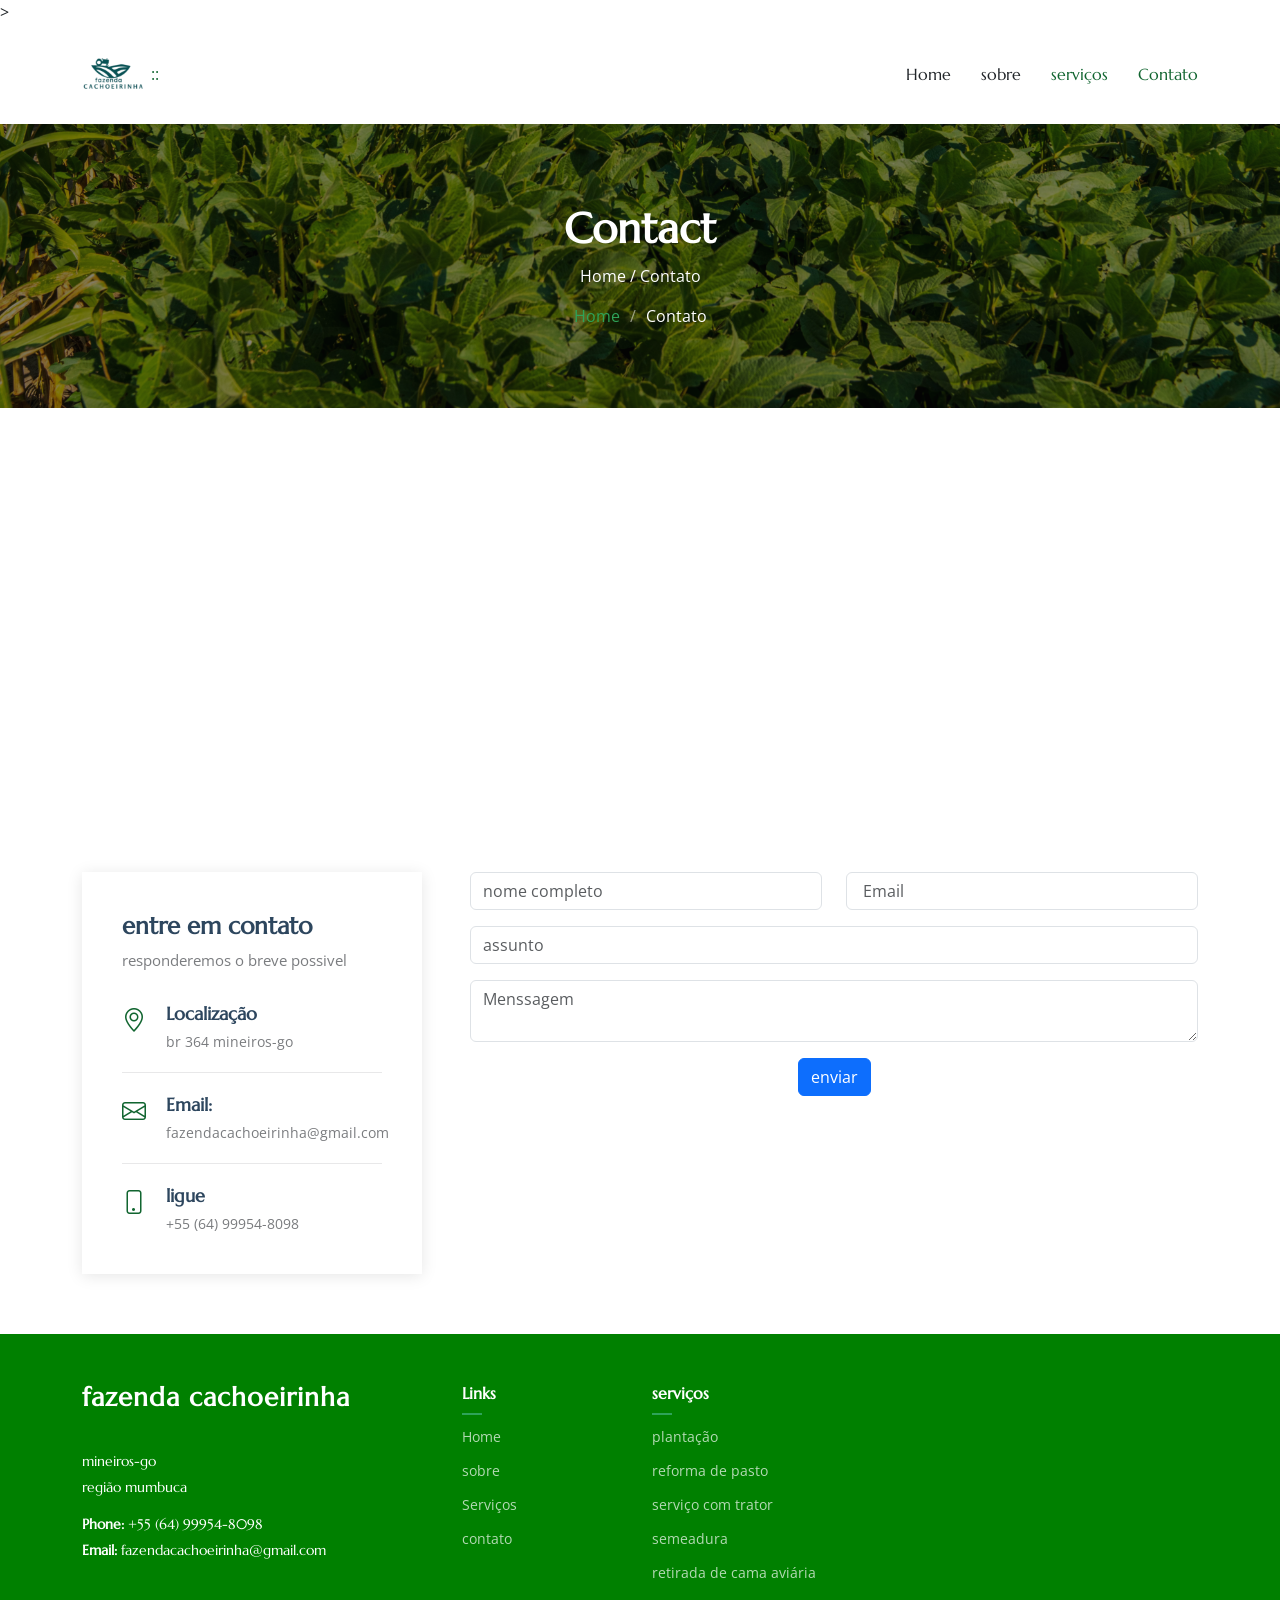
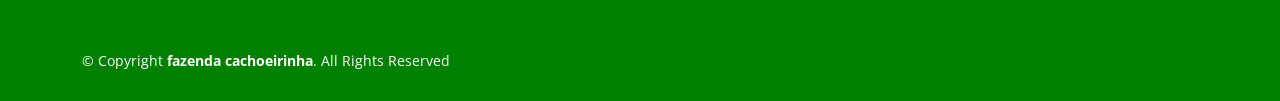
<file: fazenda cachoeirinha/contact.html>
<!DOCTYPE html>
<html lang="pt-br">

<head>
  <meta charset="utf-8">
  <meta content="width=device-width, initial-scale=1.0" name="viewport">
  <title>fazenda cachoeirinha</title>
  <meta name="description" content="">
  <meta name="keywords" content="">

  <!-- Favicons -->
  <link href="assets/img/favicon.png" rel="icon">
  <link rel="shortcut icon" href="favicon.ico" type="image/x-icon">>

  <!-- Fonts -->
  <link href="https://fonts.googleapis.com" rel="preconnect">
  <link href="https://fonts.gstatic.com" rel="preconnect" crossorigin>
  <link href="https://fonts.googleapis.com/css2?family=Open+Sans:ital,wght@0,300;0,400;0,500;0,600;0,700;0,800;1,300;1,400;1,500;1,600;1,700;1,800&family=Marcellus:wght@400&display=swap" rel="stylesheet">

  <!-- Vendor CSS Files -->
  <link href="assets/vendor/bootstrap/css/bootstrap.min.css" rel="stylesheet">
  <link href="assets/vendor/bootstrap-icons/bootstrap-icons.css" rel="stylesheet">
  <link href="assets/vendor/aos/aos.css" rel="stylesheet">
  <link href="assets/vendor/swiper/swiper-bundle.min.css" rel="stylesheet">
  <link href="assets/vendor/glightbox/css/glightbox.min.css" rel="stylesheet">

  <!-- Main CSS File -->
  <link href="assets/css/main.css" rel="stylesheet">

  
</head>

<body class="contact-page">

  <header id="header" class="header d-flex align-items-center position-relative">
    <div class="container-fluid container-xl position-relative d-flex align-items-center justify-content-between">

      <a href="index.html" class="logo d-flex align-items-center">
        <!-- Uncomment the line below if you also wish to use an image logo -->
        <img src="assets/img/logof.png" alt="AgriCulture">::
        <!-- <h1 class="sitename">AgriCulture</h1>  -->
      </a>

      <nav id="navmenu" class="navmenu">
        <ul>
          <li><a href="index.html">Home</a></li>
          <li><a href="about.html">sobre</a></li>
          </li>
          <li><a href="services.html" class="active">serviços</a></li>
          <li><a href="contact.html" class="active">Contato</a></li>
        </ul>
        <i class="mobile-nav-toggle d-xl-none bi bi-list"></i>
      </nav>

    </div>
  </header>

  <main class="main">

    <!-- Page Title -->
    <div class="page-title dark-background" data-aos="fade" style="background-image: url(assets/img/milho.jpg);">
      <div class="container position-relative">
        <h1>Contact</h1>
        <p>
          Home
          /
          Contato
        </p>
        <nav class="breadcrumbs">
          <ol>
            <li><a href="index.html">Home</a></li>
            <li class="current">Contato</li>
          </ol>
        </nav>
      </div>
    </div><!-- End Page Title -->

    <!-- Contact Section -->
    <section id="contact" class="contact section">

      <div class="mb-5">
        <iframe style="width: 100%; height: 400px;" src="https://www.google.com/maps/embed?pb=!1m14!1m8!1m3!1d12097.433213460943!2d-74.0062269!3d40.7101282!3m2!1i1024!2i768!4f13.1!3m3!1m2!1s0x0%3A0xb89d1fe6bc499443!2sDowntown+Conference+Center!5e0!3m2!1smk!2sbg!4v1539943755621" frameborder="0" allowfullscreen=""></iframe>
      </div><!-- End Google Maps -->

      <div class="container" data-aos="fade">

        <div class="row gy-5 gx-lg-5">

          <div class="col-lg-4">

            <div class="info">
              <h3>entre em contato</h3>
              <p>responderemos o breve possivel</p>

              <div class="info-item d-flex">
                <i class="bi bi-geo-alt flex-shrink-0"></i>
                <div>
                  <h4>Localização</h4>
                  <p>br 364 mineiros-go</p>
                </div>
              </div><!-- End Info Item -->

              <div class="info-item d-flex">
                <i class="bi bi-envelope flex-shrink-0"></i>
                <div>
                  <h4>Email:</h4>
                  <p>fazendacachoeirinha@gmail.com</p>
                </div>
              </div><!-- End Info Item -->

              <div class="info-item d-flex">
                <i class="bi bi-phone flex-shrink-0"></i>
                <div>
                  <h4>ligue</h4>
                  <p>+55 (64) 99954-8098</p>
                </div>
              </div><!-- End Info Item -->

            </div>

          </div>

          <div class="col-lg-8">
            <form action="mailto:wilguerliborio@gmail.com" method="post" enctype="text/plain"  >
              <div class="row">
                <div class="col-md-6 form-group">
                  <input type="text" name="name" class="form-control" id="name" placeholder="nome completo" required="">
                </div>
                <div class="col-md-6 form-group mt-3 mt-md-0">
                  <input type="email" class="form-control" name="email" id="email" placeholder=" Email" required="">
                </div>
              </div>
              <div class="form-group mt-3">
                <input type="text" class="form-control" name="subject" id="subject" placeholder="assunto" required="">
              </div>
              <div class="form-group mt-3">
                <textarea class="form-control" name="message" placeholder="Menssagem" required=""></textarea>
              </div>
              <div class="my-3">
                
              </div>
              <div class="text-center"><button class="btn btn-primary btn-block"    type="submit">enviar</button></div>
            </form>
          </div><!-- End Contact Form -->

        </div>

      </div>

    </section><!-- /Contact Section -->



  </main>
  <footer id="footer" class="footer dark-background">

    <div class="footer-top">
      <div class="container">
        <div class="row gy-4">
          <div class="col-lg-4 col-md-6 footer-about">
            <a href="index.html" class="logo d-flex align-items-center">
              <span class="sitename">fazenda cachoeirinha</span>
            </a>
            <div class="footer-contact pt-3">
              <p>mineiros-go</p>
              <p>região mumbuca</p>
              <p class="mt-3"><strong>Phone:</strong> <span>+55 (64) 99954-8098</span></p>
              <p><strong>Email:</strong> <span>fazendacachoeirinha@gmail.com</span></p>
              
            </div>
          </div>

          <div class="col-lg-2 col-md-3 footer-links">
            <h4> Links</h4>
            <ul>
              <li><a href="index.html">Home</a></li>
              <li><a href="about.html">sobre</a></li>
              <li><a href="services.html">Serviços</a></li>
              <li><a href="contact.html">contato</a></li>
            </ul>
          </div>

          <div class="col-lg-2 col-md-3 footer-links">
            <h4>serviços</h4>
            <ul>
              <li><a href="#">plantação</a></li>
              <li><a href="#">reforma de pasto</a></li>
              <li><a href="#">serviço com trator</a></li>
              <li><a href="#">semeadura</a></li>
              <li><a href="#">retirada de cama aviária</a></li>
            </ul>
          </div>
<!-- 
          <div class="col-lg-2 col-md-3 footer-links">
            <h4>Hic solutasetp</h4>
            <ul>
              <li><a href="#">Molestiae accusamus iure</a></li>
              <li><a href="#">Excepturi dignissimos</a></li>
              <li><a href="#">Suscipit distinctio</a></li>
              <li><a href="#">Dilecta</a></li>
              <li><a href="#">Sit quas consectetur</a></li>
            </ul>
          </div>

          <div class="col-lg-2 col-md-3 footer-links">
            <h4>Nobis illum</h4>
            <ul>
              <li><a href="#">Ipsam</a></li>
              <li><a href="#">Laudantium dolorum</a></li>
              <li><a href="#">Dinera</a></li>
              <li><a href="#">Trodelas</a></li>
              <li><a href="#">Flexo</a></li>
            </ul>
          </div> -->

        </div>
      </div>
    </div>

    <div class="copyright text-center">
      <div class="container d-flex flex-column flex-lg-row justify-content-center justify-content-lg-between align-items-center">

        <div class="d-flex flex-column align-items-center align-items-lg-start">
          <div>
            © Copyright <strong><span>fazenda cachoeirinha</span></strong>. All Rights Reserved
          </div>
          
          </div>
        </div>

      

      </div>
    </div>

  </footer>
 


  <!-- Scroll Top -->
  <a href="#" id="scroll-top" class="scroll-top d-flex align-items-center justify-content-center"><i class="bi bi-arrow-up-short"></i></a>

  <!-- Preloader -->
  <div id="preloader"></div>

  <!-- Vendor JS Files -->
  <script src="assets/vendor/bootstrap/js/bootstrap.bundle.min.js"></script>
  <script src="assets/vendor/php-email-form/validate.js"></script>
  <script src="assets/vendor/aos/aos.js"></script>
  <script src="assets/vendor/swiper/swiper-bundle.min.js"></script>
  <script src="assets/vendor/glightbox/js/glightbox.min.js"></script>

  <!-- Main JS File -->
  <script src="assets/js/main.js"></script>

</body>

</html>
</file>
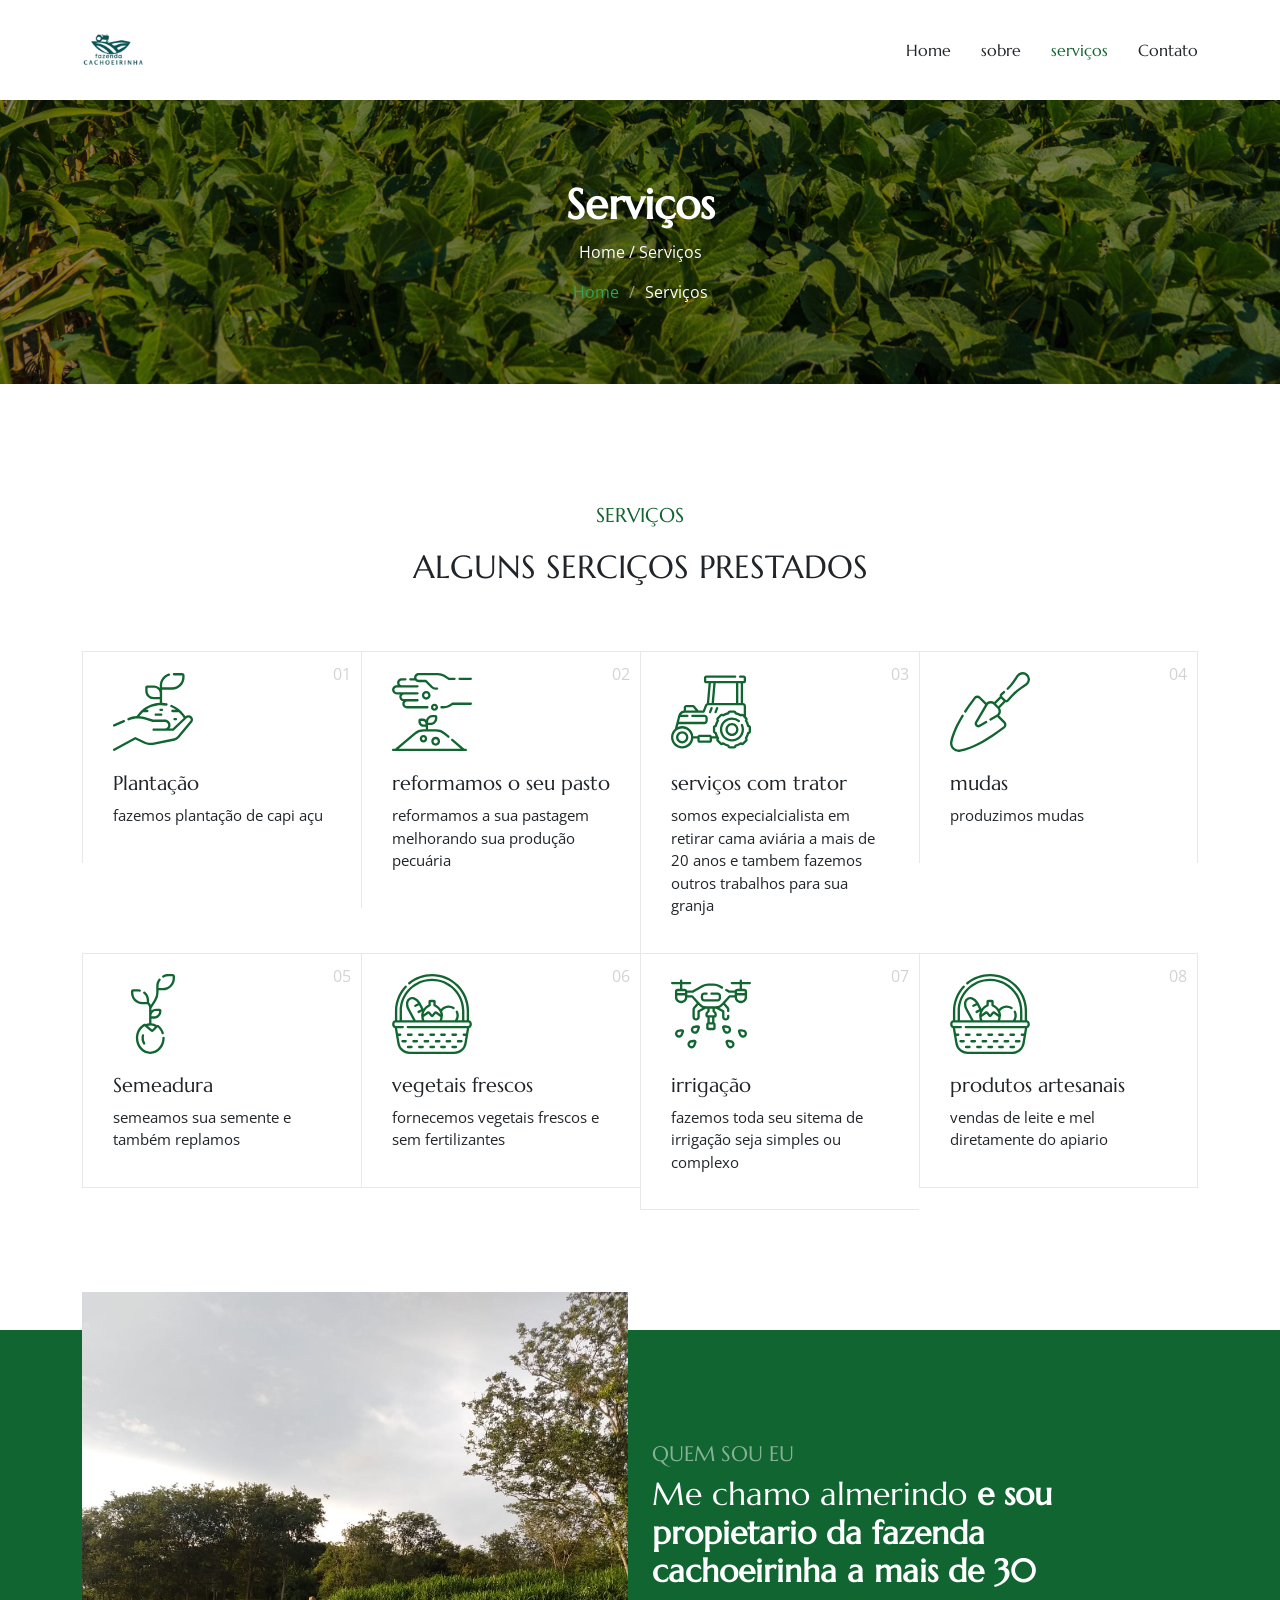
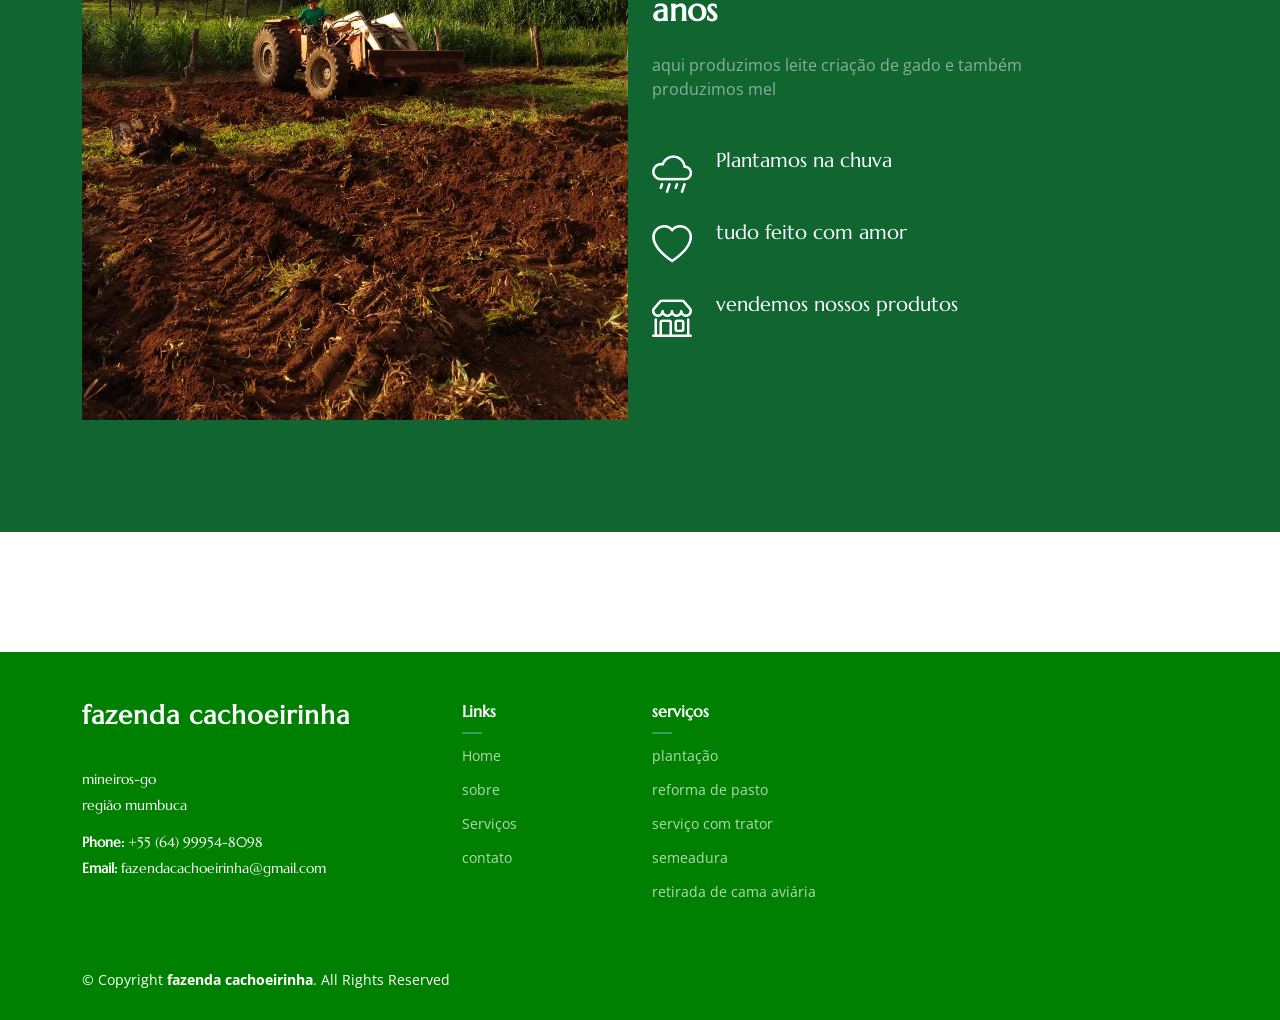
<file: fazenda cachoeirinha/services.html>
<!DOCTYPE html>
<html lang="pt-br">

<head>
  <meta charset="utf-8">
  <meta content="width=device-width, initial-scale=1.0" name="viewport">
  <title>fazenda cachoeirinha</title>
  <meta name="description" content="">
  <meta name="keywords" content="">

  <!-- Favicons -->
 
<link rel="shortcut icon" href="favicon.ico" type="image/x-icon">

  <!-- Fonts -->
  <link href="https://fonts.googleapis.com" rel="preconnect">
  <link href="https://fonts.gstatic.com" rel="preconnect" crossorigin>
  <link href="https://fonts.googleapis.com/css2?family=Open+Sans:ital,wght@0,300;0,400;0,500;0,600;0,700;0,800;1,300;1,400;1,500;1,600;1,700;1,800&family=Marcellus:wght@400&display=swap" rel="stylesheet">

  <!-- Vendor CSS Files -->
  <link href="assets/vendor/bootstrap/css/bootstrap.min.css" rel="stylesheet">
  <link href="assets/vendor/bootstrap-icons/bootstrap-icons.css" rel="stylesheet">
  <link href="assets/vendor/aos/aos.css" rel="stylesheet">
  <link href="assets/vendor/swiper/swiper-bundle.min.css" rel="stylesheet">
  <link href="assets/vendor/glightbox/css/glightbox.min.css" rel="stylesheet">

  <!-- Main CSS File -->
  <link href="assets/css/main.css" rel="stylesheet">

  
</head>

<body class="services-page">

  <header id="header" class="header d-flex align-items-center position-relative">
    <div class="container-fluid container-xl position-relative d-flex align-items-center justify-content-between">

      <a href="index.html" class="logo d-flex align-items-center">
        <!-- Uncomment the line below if you also wish to use an image logo -->
        <img src="assets/img/logof.png" alt="AgriCulture">
        <!-- <h1 class="sitename">AgriCulture</h1>  -->
      </a>

      <nav id="navmenu" class="navmenu">
        <ul>
          <li><a href="index.html">Home</a></li>
          <li><a href="about.html">sobre</a></li>
          <li><a href="services.html" class="active">serviços</a></li>
          </li>
          <li><a href="contact.html">Contato</a></li>
        </ul>
        <i class="mobile-nav-toggle d-xl-none bi bi-list"></i>
      </nav>

    </div>
  </header>

  <main class="main">

    <!-- Page Title -->
    <div class="page-title dark-background" data-aos="fade" style="background-image: url(assets/img/milho.jpg);">
      <div class="container position-relative">
        <h1>Serviços</h1>
        <p>
          Home
          /
          Serviços</p>
        <nav class="breadcrumbs">
          <ol>
            <li><a href="index.html">Home</a></li>
            <li class="current">Serviços</li>
          </ol>
        </nav>
      </div>
    </div><!-- End Page Title -->
  </section><!-- /About Section -->

  <!-- Services Section -->
  <section id="services" class="services section">

    <!-- Services Section -->
  <section id="services" class="services section">

    <!-- Section Title -->
    <div class="container section-title" data-aos="fade-up">
      <h2>SERVIÇOS</h2>
      <p>ALGUNS SERCIÇOS PRESTADOS</p>
    </div><!-- End Section Title -->
    <div class="content">
      <div class="container">
        <div class="row g-0">
          <div class="col-lg-3 col-md-6">
            <div class="service-item">
              <span class="number">01</span>
              <div class="service-item-icon">
                <svg xmlns="http://www.w3.org/2000/svg" version="1.1" xmlns:xlink="http://www.w3.org/1999/xlink" width="80" height="80" x="0" y="0" viewBox="0 0 509.435 509.435" style="enable-background: new 0 0 512 512" xml:space="preserve" class="">
                  <g>
                    <path d="M7.506 347.639c.994 0 2.005-.199 2.976-.619l62.037-26.857a7.5 7.5 0 0 0 3.903-9.862 7.5 7.5 0 0 0-9.862-3.903L4.523 333.255a7.501 7.501 0 0 0 2.983 14.384zM500.883 283.197c-10.953-10.952-28.175-11.423-39.689-1.267l-10.034-13.307c-19.783-26.239-46.1-46.623-76.103-58.948a7.5 7.5 0 0 0-5.699 13.875c11.136 4.575 21.708 10.382 31.567 17.249h-22.621c-4.143 0-7.5 3.358-7.5 7.5s3.357 7.5 7.5 7.5h41.188a169.382 169.382 0 0 1 19.691 21.855l11.048 14.652-71.171 67.597h-19.48a35.772 35.772 0 0 0 6.775-20.976c0-19.837-16.139-35.975-35.976-35.975h-75.023l-48.33-15.005a160.871 160.871 0 0 0-37.992-6.934l2.533-3.359a169.852 169.852 0 0 1 19.67-21.855h27.398c4.143 0 7.5-3.358 7.5-7.5s-3.357-7.5-7.5-7.5h-8.848a165.125 165.125 0 0 1 38.01-19.73c28.992-10.532 60.376-12.89 90.754-6.821a7.498 7.498 0 0 0 8.824-5.885 7.5 7.5 0 0 0-5.885-8.824 184.517 184.517 0 0 0-28.616-3.4v-83.727h64.189c43.49 0 78.872-35.382 78.872-78.872V22.488c0-8.712-7.088-15.801-15.801-15.801h-51.729c-4.143 0-7.5 3.358-7.5 7.5s3.357 7.5 7.5 7.5h51.729c.441 0 .801.359.801.801v11.051c0 35.219-28.653 63.872-63.872 63.872h-64.189V85.559c0-28.082 18.793-53.262 45.701-61.234a7.5 7.5 0 1 0-4.261-14.382c-15.972 4.732-30.338 14.681-40.451 28.015-10.46 13.79-15.988 30.25-15.988 47.601v16.416c-9.59-9.839-22.97-15.965-37.762-15.965h-43.432c-6.193 0-11.232 5.039-11.232 11.232v23.629c0 29.093 23.669 52.762 52.763 52.762h39.663v22.475a183.375 183.375 0 0 0-55.199 10.86c-32.974 11.978-61.705 33.297-83.085 61.653l-9.313 12.351a161.07 161.07 0 0 0-54.289 12.692 7.5 7.5 0 0 0-3.949 9.844 7.498 7.498 0 0 0 9.844 3.949c31.858-13.616 67.62-15.458 100.696-5.188l49.416 15.343c.72.224 1.47.337 2.224.337h76.161c11.566 0 20.976 9.409 20.976 20.975s-9.409 20.976-20.976 20.976h-71.803c-4.143 0-7.5 3.358-7.5 7.5s3.357 7.5 7.5 7.5h123.477a7.5 7.5 0 0 0 5.165-2.062l83.48-79.289c5.56-5.279 14.158-5.167 19.577.252a13.957 13.957 0 0 1 .853 18.9l-80.942 97.046a37.161 37.161 0 0 1-21.112 12.581L259.57 448.474c-20.377 4.113-41.89 1.365-60.575-7.739l-53.332-25.982a7.507 7.507 0 0 0-6.884.162L3.903 488.665a7.5 7.5 0 0 0 7.197 13.161l131.475-71.888 49.849 24.285c21.631 10.538 46.53 13.72 70.114 8.957l129.506-26.146a52.209 52.209 0 0 0 29.663-17.677l80.942-97.046c9.682-11.61 8.923-28.426-1.766-39.114zM258.212 158.634c-20.822 0-37.763-16.94-37.763-37.762V101.01h39.664c20.822 0 37.762 16.94 37.762 37.762v19.861h-39.663z" fill="currentColor" opacity="1" data-original="currentColor"></path>
                    <path d="M319.171 240.778a7.5 7.5 0 0 0-7.5-7.5h-9.43c-4.143 0-7.5 3.358-7.5 7.5s3.357 7.5 7.5 7.5h9.43a7.5 7.5 0 0 0 7.5-7.5zM272.068 264.08c-4.143 0-7.5 3.358-7.5 7.5s3.357 7.5 7.5 7.5h34.888c4.143 0 7.5-3.358 7.5-7.5s-3.357-7.5-7.5-7.5zM400.305 307.996c4.143 0 7.5-3.358 7.5-7.5s-3.357-7.5-7.5-7.5h-8.172c-4.143 0-7.5 3.358-7.5 7.5s3.357 7.5 7.5 7.5z" fill="currentColor" opacity="1" data-original="currentColor"></path>
                  </g>
                </svg>
              </div>
              <div class="service-item-content">
                <h3 class="service-heading">Plantação</h3>
                <p>
                  fazemos plantação de capi açu
                </p>
              </div>
            </div>
          </div>
          <div class="col-lg-3 col-md-6">
            <div class="service-item">
              <span class="number">02</span>
              <div class="service-item-icon">
                <svg xmlns="http://www.w3.org/2000/svg" version="1.1" xmlns:xlink="http://www.w3.org/1999/xlink" width="80" height="80" x="0" y="0" viewBox="0 0 514.314 514.314" style="enable-background: new 0 0 512 512" xml:space="preserve" class="">
                  <g>
                    <path d="M434.176 51.297h72.639c4.143 0 7.5-3.358 7.5-7.5s-3.357-7.5-7.5-7.5h-72.639c-4.143 0-7.5 3.358-7.5 7.5s3.357 7.5 7.5 7.5zM117.994 54.791h30.852c5.47 6.605 13.729 10.82 22.955 10.82h42.865l35.886 35.886c8.246 8.246 19.209 12.787 30.869 12.787h8.32c4.143 0 7.5-3.358 7.5-7.5s-3.357-7.5-7.5-7.5h-8.32c-7.654 0-14.85-2.981-20.262-8.393l-38.083-38.083a7.5 7.5 0 0 0-5.304-2.197H171.8c-8.159 0-14.797-6.638-14.797-14.797s6.638-14.797 14.797-14.797h123.757a66.756 66.756 0 0 1 35.416 10.157l30.374 18.983a7.497 7.497 0 0 0 3.975 1.14h36.891c4.143 0 7.5-3.358 7.5-7.5s-3.357-7.5-7.5-7.5h-34.739l-28.551-17.843a81.742 81.742 0 0 0-43.365-12.437H171.801c-16.43 0-29.797 13.367-29.797 29.798 0 1.349.099 2.675.273 3.977h-24.283a7.5 7.5 0 1 0 0 14.999zM30.38 144.476h20.344a29.724 29.724 0 0 0-4.003 14.921c0 14.399 10.225 26.453 23.795 29.288a29.746 29.746 0 0 0-4.371 15.555c0 16.499 13.423 29.921 29.921 29.921h131.637a7.5 7.5 0 0 0 7.498-7.688 7.5 7.5 0 0 0-8.307-7.311H96.065c-8.228 0-14.921-6.694-14.921-14.921s6.693-14.921 14.921-14.921H163.9c4.143 0 7.5-3.358 7.5-7.5s-3.357-7.5-7.5-7.5H76.643c-8.228 0-14.922-6.694-14.922-14.921s6.694-14.921 14.922-14.921H163.9c4.143 0 7.5-3.358 7.5-7.5s-3.357-7.5-7.5-7.5H30.38c-8.228 0-14.921-6.694-14.921-14.921s6.693-14.921 14.921-14.921H163.9c4.143 0 7.5-3.358 7.5-7.5s-3.357-7.5-7.5-7.5H62.547c-8.228 0-14.921-6.694-14.921-14.921s6.693-14.921 14.921-14.921h23.485c4.143 0 7.5-3.358 7.5-7.5s-3.357-7.5-7.5-7.5H62.547c-16.498 0-29.921 13.423-29.921 29.921a29.719 29.719 0 0 0 4.003 14.921H30.38C13.882 84.636.459 98.059.459 114.557s13.423 29.919 29.921 29.919zM506.814 196.74H389.248a7.497 7.497 0 0 0-4.629 1.599l-5.613 4.403c-13.495 10.588-30.375 16.42-47.529 16.42h-12.272a7.5 7.5 0 0 0-8.309 7.5 7.5 7.5 0 0 0 7.5 7.5h13.081c20.496 0 40.664-6.967 56.788-19.618l3.574-2.804h114.976a7.5 7.5 0 1 0-.001-15z" fill="currentColor" opacity="1" data-original="currentColor" class=""></path>
                    <path d="M192.215 150.164c0 15.372 12.506 27.878 27.878 27.878s27.879-12.506 27.879-27.878-12.507-27.878-27.879-27.878-27.878 12.506-27.878 27.878zm40.757 0c0 7.101-5.777 12.878-12.879 12.878-7.101 0-12.878-5.777-12.878-12.878s5.777-12.878 12.878-12.878c7.101-.001 12.879 5.777 12.879 12.878zM273.049 203.771c-12.599 0-22.848 10.25-22.848 22.848s10.249 22.847 22.848 22.847 22.848-10.249 22.848-22.847-10.25-22.848-22.848-22.848zm0 30.695c-4.327 0-7.848-3.52-7.848-7.847s3.521-7.848 7.848-7.848 7.848 3.521 7.848 7.848-3.521 7.847-7.848 7.847zM474.178 493.298h-9.202l-73.199-62.323c-3.155-2.686-7.888-2.305-10.573.849s-2.305 7.887.849 10.572l59.785 50.902H43.105l108.164-92.092a77.855 77.855 0 0 1 50.423-18.558h81.558a77.851 77.851 0 0 1 50.423 18.558l24.029 20.458a7.498 7.498 0 0 0 10.573-.849 7.5 7.5 0 0 0-.849-10.572l-24.029-20.458a92.867 92.867 0 0 0-60.147-22.137h-51.158v-26.806h15.44c24.205 0 43.896-19.692 43.896-43.897v-8.808c0-6.785-5.52-12.305-12.305-12.305h-18.135c-19.99 0-36.891 13.437-42.174 31.749-5.716-4.945-13.156-7.947-21.29-7.947h-15.061c-6.942 0-12.591 5.648-12.591 12.592v7.399c0 17.97 14.619 32.589 32.589 32.589h14.629v15.433h-15.399a92.867 92.867 0 0 0-60.147 22.137L19.967 493.298H7.5c-4.143 0-7.5 3.358-7.5 7.5s3.357 7.5 7.5 7.5h466.678a7.5 7.5 0 0 0 0-15zM232.092 319.73c0-15.934 12.963-28.897 28.897-28.897h15.439v6.112c0 15.934-12.963 28.897-28.896 28.897h-15.44zm-16.978 17.485h-12.651c-9.698 0-17.589-7.89-17.589-17.589v-4.991h12.651c9.698 0 17.589 7.89 17.589 17.589z" fill="currentColor" opacity="1" data-original="currentColor" class=""></path>
                    <path d="M178.358 429.065c0 13.218 10.754 23.972 23.972 23.972s23.972-10.753 23.972-23.972-10.754-23.972-23.972-23.972-23.972 10.753-23.972 23.972zm32.944 0c0 4.947-4.024 8.972-8.972 8.972s-8.972-4.025-8.972-8.972 4.024-8.972 8.972-8.972 8.972 4.024 8.972 8.972zM252.23 445.536c0 15.706 12.777 28.484 28.483 28.484s28.484-12.778 28.484-28.484-12.778-28.484-28.484-28.484-28.483 12.778-28.483 28.484zm41.968 0c0 7.435-6.049 13.484-13.484 13.484s-13.483-6.049-13.483-13.484 6.049-13.484 13.483-13.484c7.435 0 13.484 6.049 13.484 13.484z" fill="currentColor" opacity="1" data-original="currentColor" class=""></path>
                  </g>
                </svg>
              </div>
              <div class="service-item-content">
                <h3 class="service-heading">reformamos o seu pasto</h3>
                <p>
                 reformamos a sua pastagem melhorando sua produção pecuária
                </p>
              </div>
            </div>
          </div>
          <div class="col-lg-3 col-md-6">
            <div class="service-item">
              <span class="number">03</span>
              <div class="service-item-icon">
                <svg xmlns="http://www.w3.org/2000/svg" version="1.1" xmlns:xlink="http://www.w3.org/1999/xlink" width="80" height="80" x="0" y="0" viewBox="0 0 516.53 516.53" style="enable-background: new 0 0 512 512" xml:space="preserve" class="">
                  <g>
                    <path d="M504.085 341.447a113.617 113.617 0 0 0-11.524-27.805c3.866-6.212 3.104-14.506-2.288-19.897l-5.804-5.804v-67.388c0-10.907-8.398-19.878-19.066-20.817V73.099h4.012c8.301 0 15.054-6.753 15.054-15.054V37.599c0-8.301-6.753-15.054-15.054-15.054h-23.242a7.5 7.5 0 0 0 0 15l23.296.054-.054 20.5-241.554-.054.054-20.5H414.21a7.5 7.5 0 0 0 0-15H227.916c-8.301 0-15.054 6.753-15.054 15.054v20.446c0 8.301 6.753 15.054 15.054 15.054h14.719L231.27 201.13c-5.215 2.077-9.463 6.215-11.642 11.675l-14.014 35.128h-27.323l-24.417-28.857a16.73 16.73 0 0 0-12.795-5.936H99.071c-9.242 0-16.761 7.519-16.761 16.761v18.66a44.759 44.759 0 0 0-35.97 33.278L24.937 367.09C9.676 380.359 0 399.894 0 421.658c0 39.881 32.446 72.327 72.328 72.327 37.349 0 68.174-28.457 71.938-64.827h25.905v12.546c0 8.282 6.738 15.02 15.02 15.02h64.364c8.282 0 15.02-6.738 15.02-15.02v-12.546h29.374c-3.278 6.098-2.356 13.875 2.785 19.016l19.555 19.554a16 16 0 0 0 11.388 4.718c3.045 0 5.961-.839 8.506-2.431a113.556 113.556 0 0 0 27.808 11.525c1.662 7.123 8.064 12.445 15.686 12.445h27.655c7.602 0 13.99-5.293 15.672-12.441a113.582 113.582 0 0 0 27.814-11.525 15.986 15.986 0 0 0 8.514 2.427c4.302 0 8.346-1.675 11.388-4.717l19.555-19.555c5.396-5.396 6.156-13.7 2.29-19.901a113.607 113.607 0 0 0 11.522-27.801c7.123-1.662 12.445-8.064 12.445-15.686v-27.655c-.002-7.621-5.324-14.023-12.447-15.684zm-53.681-141.805h-15.681V73.099h15.681zM419.723 73.099v126.543h-142.46l11.233-126.543zm-146.286 0-11.233 126.543h-15.743l11.234-126.543zM99.071 228.14h42.008c.519 0 1.008.227 1.344.624l16.219 19.169H97.311v-18.032c0-.971.79-1.761 1.76-1.761zm-51.11 108.845h167.157c12.315 0 22.334-10.019 22.334-22.334v-16.152c0-12.315-10.019-22.334-22.334-22.334h-77.364a7.5 7.5 0 0 0 0 15h77.364c4.044 0 7.334 3.29 7.334 7.334v16.152c0 4.044-3.29 7.334-7.334 7.334H51.727l7.738-30.821h46.327a7.5 7.5 0 0 0 0-15h-40.76a29.774 29.774 0 0 1 24.779-13.231h120.886a7.5 7.5 0 0 0 6.966-4.721l15.897-39.849a5.883 5.883 0 0 1 5.49-3.721h224.51a5.916 5.916 0 0 1 5.91 5.91v52.522c-5.348-4.343-12.853-4.747-18.636-1.165a113.598 113.598 0 0 0-27.818-11.532c-1.662-7.123-8.063-12.445-15.685-12.445h-27.655c-7.602 0-13.99 5.294-15.672 12.441a113.583 113.583 0 0 0-27.818 11.527c-6.213-3.868-14.506-3.104-19.897 2.288l-19.555 19.555c-5.375 5.375-6.149 13.637-2.28 19.884a113.572 113.572 0 0 0-11.531 27.818c-7.123 1.662-12.445 8.063-12.445 15.685v27.655c0 7.602 5.293 13.99 12.441 15.672 1.242 4.67 2.784 9.24 4.603 13.699h-24.12c-2.277-5.402-7.626-9.204-13.847-9.204h-64.364c-6.221 0-11.569 3.802-13.847 9.204h-27.078c-3.764-36.371-34.589-64.828-71.938-64.828a71.896 71.896 0 0 0-28.994 6.086zm24.367 142c-31.61 0-57.328-25.717-57.328-57.327s25.717-57.328 57.328-57.328 57.327 25.717 57.327 57.328-25.717 57.327-57.327 57.327zm177.24-37.262h-.013l-64.384-.02.02-21.75 64.384.02zm251.962-56.937c0 .609-.496 1.105-1.189 1.105-4.816 0-8.956 3.287-10.065 7.992a98.695 98.695 0 0 1-12.139 29.288c-2.543 4.113-1.939 9.365 1.447 12.75l.084.084a1.105 1.105 0 0 1 0 1.562l-19.555 19.555a1.085 1.085 0 0 1-.781.323c-.208 0-.514-.056-.761-.303a3.326 3.326 0 0 0-.084-.084c-3.406-3.407-8.658-4.01-12.77-1.467a98.657 98.657 0 0 1-29.288 12.138c-4.706 1.11-7.992 5.25-7.992 10.15 0 .609-.496 1.105-1.104 1.105h-27.655c-.609 0-1.105-.496-1.105-1.189 0-4.816-3.287-8.956-7.992-10.066a98.69 98.69 0 0 1-29.287-12.137 10.35 10.35 0 0 0-5.455-1.561c-2.68 0-5.338 1.049-7.38 3.091a1.085 1.085 0 0 1-.781.323c-.208 0-.513-.056-.781-.324l-19.555-19.555c-.431-.431-.431-1.132.064-1.627 3.406-3.406 4.009-8.657 1.466-12.77a98.66 98.66 0 0 1-12.138-29.287c-1.11-4.706-5.25-7.992-10.15-7.992a1.107 1.107 0 0 1-1.105-1.105V357.13c0-.609.496-1.104 1.189-1.104 4.816 0 8.956-3.287 10.066-7.992a98.661 98.661 0 0 1 12.138-29.288c2.542-4.112 1.939-9.364-1.531-12.833a1.106 1.106 0 0 1 0-1.563l19.555-19.555c.431-.431 1.132-.431 1.626.064 3.407 3.408 8.658 4.011 12.77 1.467a98.666 98.666 0 0 1 29.288-12.138c4.706-1.11 7.992-5.25 7.992-10.15 0-.609.496-1.105 1.105-1.105h27.655c.609 0 1.104.496 1.104 1.189 0 4.816 3.287 8.956 7.992 10.066a98.664 98.664 0 0 1 29.288 12.139c4.113 2.543 9.365 1.939 12.833-1.531a1.107 1.107 0 0 1 1.563 0l19.555 19.555c.431.431.431 1.132-.062 1.625-3.408 3.406-4.012 8.658-1.468 12.771a98.666 98.666 0 0 1 12.138 29.288c1.11 4.706 5.25 7.992 10.066 7.992h.084c.609 0 1.105.496 1.105 1.104z" fill="currentColor" opacity="1" data-original="currentColor" class=""></path>
                    <path d="M454.895 335.721a7.5 7.5 0 0 0-3.834 9.889 62.412 62.412 0 0 1 5.335 25.349c0 34.678-28.213 62.891-62.891 62.891s-62.891-28.213-62.891-62.891c0-34.679 28.213-62.892 62.891-62.892a62.934 62.934 0 0 1 40.397 14.703 7.5 7.5 0 0 0 10.566-.923 7.5 7.5 0 0 0-.923-10.566 77.96 77.96 0 0 0-50.041-18.213c-42.949 0-77.891 34.942-77.891 77.892 0 42.949 34.942 77.891 77.891 77.891s77.891-34.942 77.891-77.891c0-10.895-2.224-21.46-6.611-31.403a7.5 7.5 0 0 0-9.889-3.836zM72.328 381.807c-21.974 0-39.851 17.877-39.851 39.851s17.877 39.851 39.851 39.851 39.851-17.877 39.851-39.851-17.878-39.851-39.851-39.851zm0 64.702c-13.703 0-24.851-11.148-24.851-24.851s11.148-24.851 24.851-24.851 24.851 11.148 24.851 24.851-11.149 24.851-24.851 24.851z" fill="currentColor" opacity="1" data-original="currentColor" class=""></path>
                    <path d="M393.504 328.829c-23.23 0-42.13 18.899-42.13 42.13 0 23.23 18.899 42.129 42.13 42.129s42.13-18.899 42.13-42.129-18.9-42.13-42.13-42.13zm0 69.26c-14.959 0-27.13-12.17-27.13-27.129s12.17-27.13 27.13-27.13 27.13 12.17 27.13 27.13c0 14.958-12.171 27.129-27.13 27.129zM249.861 265.585a7.487 7.487 0 0 0 2.663.491 7.503 7.503 0 0 0 7.013-4.838l9.438-24.841a7.5 7.5 0 0 0-14.022-5.328l-9.438 24.841a7.499 7.499 0 0 0 4.346 9.675zM285.384 265.585a7.487 7.487 0 0 0 2.663.491 7.502 7.502 0 0 0 7.012-4.838l9.439-24.841a7.5 7.5 0 0 0-4.347-9.675 7.5 7.5 0 0 0-9.675 4.347l-9.439 24.841a7.5 7.5 0 0 0 4.347 9.675z" fill="currentColor" opacity="1" data-original="currentColor" class=""></path>
                  </g>
                </svg>
              </div>
              <div class="service-item-content">
                <h3 class="service-heading">serviços com trator</h3>
                <p>
                  somos expecialcialista em retirar cama aviária a mais de 20 anos e tambem fazemos outros trabalhos para sua granja
                </p>
              </div>
            </div>
          </div>
          <div class="col-lg-3 col-md-6">
            <div class="service-item">
              <span class="number">04</span>
              <div class="service-item-icon">
                <svg xmlns="http://www.w3.org/2000/svg" version="1.1" xmlns:xlink="http://www.w3.org/1999/xlink" width="80" height="80" x="0" y="0" viewBox="0 0 509.389 509.389" style="enable-background: new 0 0 512 512" xml:space="preserve" class="">
                  <g>
                    <path d="M495.69 14.267A46.636 46.636 0 0 0 458.364.766a46.637 46.637 0 0 0-34.257 20.05l-24.614 35.749a309.594 309.594 0 0 1-37.289 44.521 7.5 7.5 0 0 0 10.544 10.668 324.596 324.596 0 0 0 39.1-46.684l24.614-35.749a31.674 31.674 0 0 1 23.268-13.618 31.66 31.66 0 0 1 25.354 9.17 31.681 31.681 0 0 1 9.171 25.355 31.679 31.679 0 0 1-13.618 23.267l-35.75 24.615a324.066 324.066 0 0 0-59.859 53.246l-22.502 25.667a5.412 5.412 0 0 1-3.933 1.86c-1.518.071-2.966-.518-4.047-1.599l-21.873-21.872c-1.081-1.082-1.649-2.52-1.599-4.048s.711-2.925 1.86-3.933l15.802-13.854a7.5 7.5 0 0 0-9.889-11.279l-15.802 13.854a20.546 20.546 0 0 0-6.964 14.719 20.37 20.37 0 0 0 .64 5.69l-35.241 35.241c-7.726-5.323-17.119-7.656-26.65-6.449-8.734 1.104-16.614 5.058-22.612 11.157l-37.903-37.903a28.552 28.552 0 0 0-22.3-8.292 28.547 28.547 0 0 0-20.847 11.457c-23.749 31.972-43.447 60.009-60.222 85.713a7.5 7.5 0 0 0 6.275 11.6 7.495 7.495 0 0 0 6.288-3.402c16.606-25.447 36.135-53.239 59.7-84.966a13.562 13.562 0 0 1 9.903-5.441 13.585 13.585 0 0 1 10.595 3.939l39.789 39.789-63.489 107.398c-5.606 9.484-4.179 21.121 3.554 28.957 4.724 4.785 10.89 7.271 17.211 7.271 4.233-.001 8.536-1.115 12.519-3.399l40.792-24.114a7.499 7.499 0 1 0-7.632-12.912l-40.706 24.064c-4.745 2.723-9.055 1.038-11.506-1.446-1.129-1.144-4.561-5.302-1.318-10.787L239.37 211.63c3.736-6.32 10.058-10.474 17.342-11.395 7.292-.918 14.44 1.529 19.633 6.722l25.938 25.938c5.187 5.186 7.654 12.36 6.771 19.686-.878 7.28-4.911 13.598-10.99 17.288l-44.019 26.021a7.5 7.5 0 0 0 7.632 12.912l38.725-22.893 40.397 40.396a13.558 13.558 0 0 1 3.938 10.564 13.606 13.606 0 0 1-5.428 9.926c-54.818 40.993-97.27 69.301-137.646 91.785-50.099 27.898-95.647 45.713-139.25 54.462-13.202 2.648-26.235-1.337-35.759-10.935a40.033 40.033 0 0 1-10.799-36.472c10.129-48.517 33.232-101.845 70.63-163.033a7.501 7.501 0 0 0-12.799-7.823c-38.309 62.679-62.028 117.563-72.515 167.79-3.796 18.186 1.75 36.916 14.835 50.103 10.368 10.45 24.27 16.146 38.625 16.145 3.564 0 7.159-.352 10.732-1.068 45.149-9.06 92.12-27.398 143.597-56.063 40.984-22.823 83.956-51.469 139.331-92.878a28.597 28.597 0 0 0 11.407-20.864 28.554 28.554 0 0 0-8.292-22.245l-38.525-38.525c6.079-6.031 10.002-13.987 11.063-22.799 1.106-9.18-1.037-18.215-5.937-25.753l35.39-35.39a20.4 20.4 0 0 0 5.022.654 20.546 20.546 0 0 0 15.384-6.975l22.502-25.667a309.032 309.032 0 0 1 57.086-50.779l35.749-24.614a46.635 46.635 0 0 0 20.05-34.256 46.63 46.63 0 0 0-13.5-37.328zM340.732 184.685l-32.723 32.723-15.459-15.459 32.723-32.723z" fill="currentColor" opacity="1" data-original="currentColor"></path>
                  </g>
                </svg>
              </div>
              <div class="service-item-content">
                <h3 class="service-heading">mudas</h3>
                <p>
                  produzimos mudas 
                </p>
              </div>
            </div>
          </div>

          <div class="col-lg-3 col-md-6">
            <div class="service-item">
              <span class="number">05</span>
              <div class="service-item-icon">
                <svg xmlns="http://www.w3.org/2000/svg" version="1.1" xmlns:xlink="http://www.w3.org/1999/xlink" width="80" height="80" x="0" y="0" viewBox="0 0 513.089 513.089" style="enable-background: new 0 0 512 512" xml:space="preserve" class="">
                  <g>
                    <path d="M194.209 386.877a7.497 7.497 0 0 0-9.15 5.363 75.07 75.07 0 0 0-2.428 18.947c0 13.789 3.615 27 10.454 38.204a7.494 7.494 0 0 0 10.308 2.495 7.5 7.5 0 0 0 2.494-10.309c-5.401-8.851-8.257-19.359-8.257-30.39a60.09 60.09 0 0 1 1.941-15.16 7.497 7.497 0 0 0-5.362-9.15z" fill="currentColor" opacity="1" data-original="currentColor"></path>
                    <path d="M382.56 0h-27.319c-12.654 0-25.236 3.119-36.386 9.021a7.5 7.5 0 0 0 7.018 13.258c9.124-4.83 19.005-7.278 29.368-7.278h27.222v12.022c0 34.679-28.213 62.892-62.892 62.892h-27.222V77.893c0-13.309 4.12-26.038 11.914-36.811a7.5 7.5 0 0 0-12.153-8.793c-9.657 13.347-14.762 29.117-14.762 45.604V119.154a88.294 88.294 0 0 1-14.296 48.23l-20.501 31.543a46.65 46.65 0 0 0-9.615-13.916l-1.273-1.273v-14.053c0-21.604-9.58-41.872-26.284-55.608a7.5 7.5 0 0 0-9.528 11.586c13.226 10.876 20.812 26.922 20.812 44.022v9.66h-29.069c-31.412 0-56.968-25.556-56.968-56.968v-9.66h29.069c3.454 0 6.976.329 10.467.977a7.5 7.5 0 0 0 2.738-14.748 72.57 72.57 0 0 0-13.205-1.229h-31.883c-6.72 0-12.187 5.467-12.187 12.186v12.474c0 39.684 32.284 71.968 71.968 71.968h33.463l1.273 1.273c5.979 5.979 9.271 13.927 9.271 22.381v98.306a79.003 79.003 0 0 0-21.446 5.114c-4.152-2.798-9.597-3.045-13.983-.509-30.558 17.671-49.541 52.263-49.541 90.277 0 56.188 41.481 101.901 92.47 101.901s92.47-45.713 92.47-101.901c0-.237-.004-.473-.009-.709l-.005-.334a7.5 7.5 0 0 0-7.499-7.433h-.068a7.5 7.5 0 0 0-7.433 7.567l.014.909c0 47.917-34.753 86.901-77.47 86.901s-77.47-38.984-77.47-86.901c0-32.212 15.656-61.449 40.948-76.643l40.182 34.094c5.225 4.433 13.1 4.099 17.929-.761l25.512-25.668c11.649 10.022 20.473 23.408 25.562 38.809a7.496 7.496 0 0 0 9.475 4.768 7.5 7.5 0 0 0 4.768-9.474c-6.15-18.613-17.027-34.756-31.454-46.681-4.011-3.317-9.358-3.923-13.824-1.93-10.53-6.377-22.136-10.243-34.128-11.384v-29.695h18.365c25.013 0 45.362-20.35 45.362-45.362v-7.928c0-6.115-4.975-11.089-11.089-11.089h-22.276c-11.667 0-22.318 4.429-30.362 11.693v-13.713l29.028-44.665a103.263 103.263 0 0 0 16.72-56.404v-14.239h27.222c42.949 0 77.892-34.942 77.892-77.892v-12.12C397.462 6.685 390.777 0 382.56 0zM251.211 356.136l-27.468-23.306a63.694 63.694 0 0 1 15.358-1.884c10.366 0 20.534 2.525 29.851 7.34zm25.752-118.894h18.365v4.017c0 16.742-13.62 30.362-30.362 30.362h-18.365v-4.017c0-16.741 13.62-30.362 30.362-30.362z" fill="currentColor" opacity="1" data-original="currentColor"></path>
                  </g>
                </svg>
              </div>
              <div class="service-item-content">
                <h3 class="service-heading">Semeadura</h3>
                <p>
                 semeamos sua semente e também replamos
                </p>
              </div>
            </div>
          </div>
          <div class="col-lg-3 col-md-6">
            <div class="service-item">
              <span class="number">06</span>
              <div class="service-item-icon">
                <svg xmlns="http://www.w3.org/2000/svg" version="1.1" xmlns:xlink="http://www.w3.org/1999/xlink" width="80" height="80" x="0" y="0" viewBox="0 0 511.67 511.67" style="enable-background: new 0 0 512 512" xml:space="preserve" class="">
                  <g>
                    <path d="M492.96 296.401v-59.276c0-63.338-24.665-122.886-69.452-167.673C378.721 24.666 319.174 0 255.835 0c-54.517 0-107.757 18.967-149.914 53.407a7.5 7.5 0 1 0 9.491 11.616C154.896 32.765 204.767 15 255.835 15c59.332 0 115.112 23.105 157.066 65.059 41.953 41.954 65.059 97.734 65.059 157.066v58.7h-15v-58.7C462.96 122.916 370.044 30 255.835 30S48.71 122.916 48.71 237.125v58.7h-15v-58.7c0-56.142 21.01-109.737 59.158-150.913a7.502 7.502 0 0 0-11.004-10.195C41.139 119.975 18.71 177.19 18.71 237.125v59.276c-10.029 2.3-17.535 11.291-17.535 22.008v5.81c0 10.194 6.791 18.828 16.085 21.627l16.782 99.17c6.535 38.622 39.71 66.654 78.882 66.654h285.822c39.172 0 72.347-28.032 78.882-66.654l16.782-99.17c9.294-2.798 16.085-11.432 16.085-21.627v-5.81c0-10.717-7.506-19.708-17.535-22.008zM63.71 237.125C63.71 131.187 149.896 45 255.835 45S447.96 131.187 447.96 237.125v58.7h-27.888a64.77 64.77 0 0 0 7.259-29.747c0-9.561-2.046-18.787-6.081-27.423a7.5 7.5 0 0 0-13.59 6.35c3.1 6.633 4.671 13.723 4.671 21.073a49.851 49.851 0 0 1-9.875 29.747h-82.073a68.421 68.421 0 0 0 3.912-22.766l-.003-.369a10.737 10.737 0 0 0 2.441-7.707l-.074-.952a81.022 81.022 0 0 0-6.053-25.058c9.161-14.126 24.883-22.763 41.856-22.763a49.676 49.676 0 0 1 26.83 7.844 7.5 7.5 0 0 0 8.086-12.634 64.65 64.65 0 0 0-34.916-10.21c-19.407 0-37.547 8.686-49.744 23.261a81.08 81.08 0 0 0-25.89-24.171l-7.325-4.298v-19.86c0-6.111-4.972-11.083-11.083-11.083h-24.17c-6.111 0-11.083 4.972-11.083 11.083v19.86l-7.325 4.298a81.067 81.067 0 0 0-24.083 21.633l-21.606-40.574a68.923 68.923 0 0 0-37.588-32.526 39.21 39.21 0 0 0-31.641 2.285 39.215 39.215 0 0 0-19.556 24.977 68.922 68.922 0 0 0 6.006 49.343l37.481 70.388H63.71zm88.14 58.7-41.235-77.438a53.95 53.95 0 0 1-4.701-38.625c1.687-6.691 5.971-12.162 12.061-15.405 6.091-3.244 13.022-3.745 19.516-1.409a53.936 53.936 0 0 1 28.384 23.614L146.29 196.99a7.5 7.5 0 0 0 7.051 13.241l19.627-10.451 13.619 25.575-19.627 10.451a7.5 7.5 0 0 0 7.051 13.241l17.809-9.483a81.015 81.015 0 0 0-5.807 24.466l-.074.961a10.774 10.774 0 0 0 1.468 6.319c-.018.6-.03 1.185-.03 1.752a68.427 68.427 0 0 0 3.914 22.766H151.85zm116.357-89.059 11.029 6.472a66.163 66.163 0 0 1 31.323 43.794l-23.74-16.479a13.027 13.027 0 0 0-17.511 2.36l-12.974 15.524-12.974-15.525c-2.59-3.099-6.283-4.719-10.029-4.719-2.584 0-5.193.771-7.481 2.359l-23.74 16.478a66.163 66.163 0 0 1 31.323-43.794l11.029-6.472a7.5 7.5 0 0 0 3.704-6.469v-20.238h16.336v20.238a7.504 7.504 0 0 0 3.705 6.471zm-60.729 89.059a53.472 53.472 0 0 1-5.062-20.774c.171-.105.342-.21.509-.326l30.046-20.854 15.047 18.007c2.065 2.471 5.097 3.888 8.317 3.888s6.252-1.417 8.317-3.888v-.001l15.047-18.006 29.574 20.527a53.458 53.458 0 0 1-5.081 21.428h-96.714zm288.017 28.394c0 4.182-3.402 7.584-7.584 7.584H101.084c-4.143 0-7.5 3.358-7.5 7.5s3.357 7.5 7.5 7.5h377.952l-5.751 33.987h-14.299c-4.143 0-7.5 3.358-7.5 7.5s3.357 7.5 7.5 7.5h11.76l-7.907 46.723a64.83 64.83 0 0 1-64.093 54.157H112.924a64.83 64.83 0 0 1-64.093-54.157l-7.907-46.723h11.76c4.143 0 7.5-3.358 7.5-7.5s-3.357-7.5-7.5-7.5H38.386l-5.751-33.987h36.487c4.143 0 7.5-3.358 7.5-7.5s-3.357-7.5-7.5-7.5H23.759c-4.182 0-7.584-3.402-7.584-7.584v-5.81c0-4.182 3.402-7.584 7.584-7.584h464.152c4.182 0 7.584 3.402 7.584 7.584z" fill="currentColor" opacity="1" data-original="currentColor"></path>
                    <path d="M246.338 395.79h21.993c4.143 0 7.5-3.358 7.5-7.5s-3.357-7.5-7.5-7.5h-21.993c-4.143 0-7.5 3.358-7.5 7.5s3.357 7.5 7.5 7.5zM174.455 395.79h21.994c4.143 0 7.5-3.358 7.5-7.5s-3.357-7.5-7.5-7.5h-21.994c-4.143 0-7.5 3.358-7.5 7.5s3.357 7.5 7.5 7.5zM102.573 395.79h21.994c4.143 0 7.5-3.358 7.5-7.5s-3.357-7.5-7.5-7.5h-21.994a7.5 7.5 0 0 0 0 15zM315.221 395.79h21.994c4.143 0 7.5-3.358 7.5-7.5s-3.357-7.5-7.5-7.5h-21.994c-4.143 0-7.5 3.358-7.5 7.5s3.357 7.5 7.5 7.5zM387.103 395.79h21.994c4.143 0 7.5-3.358 7.5-7.5s-3.357-7.5-7.5-7.5h-21.994c-4.143 0-7.5 3.358-7.5 7.5s3.357 7.5 7.5 7.5zM246.338 474.186h21.993c4.143 0 7.5-3.358 7.5-7.5s-3.357-7.5-7.5-7.5h-21.993c-4.143 0-7.5 3.358-7.5 7.5s3.357 7.5 7.5 7.5zM174.455 474.186h21.994c4.143 0 7.5-3.358 7.5-7.5s-3.357-7.5-7.5-7.5h-21.994c-4.143 0-7.5 3.358-7.5 7.5s3.357 7.5 7.5 7.5zM102.573 474.186h21.994c4.143 0 7.5-3.358 7.5-7.5s-3.357-7.5-7.5-7.5h-21.994a7.5 7.5 0 0 0 0 15zM337.215 459.186h-21.994c-4.143 0-7.5 3.358-7.5 7.5s3.357 7.5 7.5 7.5h21.994a7.5 7.5 0 0 0 0-15zM387.103 474.186h21.994c4.143 0 7.5-3.358 7.5-7.5s-3.357-7.5-7.5-7.5h-21.994c-4.143 0-7.5 3.358-7.5 7.5s3.357 7.5 7.5 7.5zM273.606 430.229a7.5 7.5 0 0 0 7.5 7.5H303.1c4.143 0 7.5-3.358 7.5-7.5s-3.357-7.5-7.5-7.5h-21.994a7.5 7.5 0 0 0-7.5 7.5zM201.725 430.229a7.5 7.5 0 0 0 7.5 7.5h21.994c4.143 0 7.5-3.358 7.5-7.5s-3.357-7.5-7.5-7.5h-21.994a7.5 7.5 0 0 0-7.5 7.5zM129.843 430.229a7.5 7.5 0 0 0 7.5 7.5h21.993c4.143 0 7.5-3.358 7.5-7.5s-3.357-7.5-7.5-7.5h-21.993a7.5 7.5 0 0 0-7.5 7.5zM87.454 422.729H67.46c-4.143 0-7.5 3.358-7.5 7.5s3.357 7.5 7.5 7.5h19.994c4.143 0 7.5-3.358 7.5-7.5s-3.357-7.5-7.5-7.5zM342.49 430.229a7.5 7.5 0 0 0 7.5 7.5h21.993c4.143 0 7.5-3.358 7.5-7.5s-3.357-7.5-7.5-7.5H349.99a7.5 7.5 0 0 0-7.5 7.5zM414.372 430.229a7.5 7.5 0 0 0 7.5 7.5h21.994c4.143 0 7.5-3.358 7.5-7.5s-3.357-7.5-7.5-7.5h-21.994a7.5 7.5 0 0 0-7.5 7.5z" fill="currentColor" opacity="1" data-original="currentColor"></path>
                  </g>
                </svg>
              </div>
              <div class="service-item-content">
                <h3 class="service-heading">vegetais frescos</h3>
                <p>
                  fornecemos vegetais frescos e sem fertilizantes
                </p>
              </div>
            </div>
          </div>
          <div class="col-lg-3 col-md-6">
            <div class="service-item">
              <span class="number">07</span>
              <div class="service-item-icon">
                <svg xmlns="http://www.w3.org/2000/svg" version="1.1" xmlns:xlink="http://www.w3.org/1999/xlink" width="80" height="80" x="0" y="0" viewBox="0 0 512.805 512.805" style="enable-background: new 0 0 512 512" xml:space="preserve" class="">
                  <g>
                    <path d="M505.305 50.503h-50.094v-7.141c0-4.143-3.357-7.5-7.5-7.5s-7.5 3.357-7.5 7.5v7.141h-50.094c-4.143 0-7.5 3.357-7.5 7.5s3.357 7.5 7.5 7.5h50.094v29.428h-15.309c-7.223 0-13.385 4.557-15.809 10.939h-33.847l-16.98-9.451a7.5 7.5 0 0 0-7.295 13.107l18.682 10.397a7.507 7.507 0 0 0 3.647.946h34.681v15.505h-32.393a7.495 7.495 0 0 0-5.565 2.473l-47.127 52.176a49.438 49.438 0 0 1-36.627 16.273h-60.732a49.442 49.442 0 0 1-36.627-16.273l-47.127-52.176a7.5 7.5 0 0 0-5.565-2.473h-31.393V120.87h33.681a7.507 7.507 0 0 0 3.647-.946l64.468-35.883a64.829 64.829 0 0 1 31.454-8.163h35.656a64.819 64.819 0 0 1 31.454 8.164l17.778 9.896a7.5 7.5 0 0 0 7.295-13.107l-17.778-9.895a79.844 79.844 0 0 0-38.749-10.058h-35.656a79.854 79.854 0 0 0-38.749 10.057l-62.767 34.936h-32.847c-2.424-6.383-8.587-10.939-15.809-10.939H72.594V65.503h50.094c4.143 0 7.5-3.357 7.5-7.5s-3.357-7.5-7.5-7.5H72.594v-7.141c0-4.143-3.357-7.5-7.5-7.5s-7.5 3.357-7.5 7.5v7.141H7.5c-4.143 0-7.5 3.357-7.5 7.5s3.357 7.5 7.5 7.5h50.094v29.428H42.285c-9.331 0-16.922 7.591-16.922 16.922v37.917c0 20.438 16.628 37.066 37.066 37.066h5.329c19.899 0 36.18-15.765 37.025-35.461h28.101l31.968 35.393-22.399 27.123a21.63 21.63 0 0 0-4.939 13.742v47.817c0 12.898 10.494 23.393 23.394 23.393 12.898 0 23.393-10.494 23.393-23.393v-32.069l38.482-21.157c.917.04 1.834.073 2.755.073h7.432v13.542l-8.567 8.567a13.242 13.242 0 0 0-3.903 9.424v12.244c0 7.191 5.729 13.055 12.86 13.304v31.344c-4.637 2.472-7.804 7.354-7.804 12.965v21.867c0 8.097 6.588 14.685 14.686 14.685h31.326c8.098 0 14.686-6.588 14.686-14.685v-21.867c0-5.611-3.167-10.493-7.804-12.965v-31.32h1.533c7.349 0 13.327-5.979 13.327-13.327V253.83c0-3.56-1.387-6.906-3.903-9.423l-8.567-8.568v-13.542h5.432c.921 0 1.838-.034 2.755-.073l38.482 21.157v32.069c0 12.898 10.494 23.393 23.394 23.393 12.898 0 23.393-10.494 23.393-23.393v-6.886c0-4.143-3.357-7.5-7.5-7.5s-7.5 3.357-7.5 7.5v6.886c0 4.628-3.765 8.393-8.393 8.393s-8.394-3.765-8.394-8.393v-36.505a7.5 7.5 0 0 0-3.887-6.572l-27.481-15.109c8.638-3.622 16.49-9.101 22.889-16.186l2.763-3.06 20.994 25.422a6.596 6.596 0 0 1 1.507 4.191v8.97c0 4.143 3.357 7.5 7.5 7.5s7.5-3.357 7.5-7.5v-8.97c0-5.004-1.755-9.885-4.94-13.742l-22.398-27.122 31.968-35.393h29.101c.844 19.696 17.125 35.461 37.025 35.461h5.329c20.438 0 37.066-16.628 37.066-37.066v-37.917c0-9.331-7.591-16.922-16.922-16.922h-15.309V65.503h50.094c4.143 0 7.5-3.357 7.5-7.5s-3.361-7.5-7.503-7.5zm-463.02 59.428h45.617c1.06 0 1.922.862 1.922 1.922v10.341H40.363v-10.341c0-1.06.863-1.922 1.922-1.922zm25.474 61.905H62.43c-12.167 0-22.066-9.899-22.066-22.066v-12.576h49.461v12.576c-.001 12.167-9.899 22.066-22.066 22.066zm105.428 60.537a7.501 7.501 0 0 0-3.887 6.572v36.505c0 4.628-3.766 8.393-8.394 8.393s-8.393-3.765-8.393-8.393v-47.817c0-1.526.535-3.016 1.507-4.192l20.994-25.422 2.763 3.06c6.4 7.085 14.251 12.563 22.889 16.186zm98.064 112.865h-30.697v-21.237h30.697zm-7.804-36.237h-15.09v-29.6h15.09zm4.586-64.753 10.274 10.275v9.878h-42.811v-9.878l10.274-10.275a7.498 7.498 0 0 0 2.196-5.303v-16.648h17.869v16.648a7.509 7.509 0 0 0 2.198 5.303zm182.342-72.412h-5.329c-12.167 0-22.065-9.899-22.065-22.066v-12.576h49.461v12.576c-.001 12.167-9.9 22.066-22.067 22.066zm22.066-59.983v10.341H422.98v-10.341c0-1.06.862-1.922 1.922-1.922h45.617c1.06 0 1.922.862 1.922 1.922zM362.367 383.195c6.981-.812 13.229-4.296 17.591-9.808s6.317-12.393 5.504-19.374c-.812-6.982-4.296-13.229-9.808-17.592-2.043-1.617-8.26-6.537-34.74-7.778a13.377 13.377 0 0 0-11.103 5.056 13.396 13.396 0 0 0-2.37 11.969c7.289 25.484 13.507 30.406 15.551 32.023 4.694 3.716 10.382 5.685 16.279 5.685 1.027 0 2.061-.06 3.096-.181zm-19.86-39.447c15.467.902 22.253 3.181 23.839 4.436a11.245 11.245 0 0 1 4.218 7.564c.349 3.002-.491 5.961-2.367 8.331s-4.562 3.868-7.564 4.218c-3 .352-5.961-.491-8.331-2.367-1.587-1.256-5.364-7.336-9.795-22.182zM397.513 429.988c-2.044-1.617-8.263-6.54-34.74-7.778a13.416 13.416 0 0 0-11.103 5.057 13.392 13.392 0 0 0-2.37 11.967c7.289 25.486 13.507 30.407 15.551 32.024 4.695 3.716 10.382 5.685 16.279 5.685 1.026 0 2.06-.061 3.095-.181 6.982-.812 13.23-4.296 17.592-9.808s6.317-12.393 5.504-19.375c-.813-6.981-4.297-13.229-9.808-17.591zm-7.458 27.658a11.243 11.243 0 0 1-7.564 4.217 11.251 11.251 0 0 1-8.331-2.366c-1.586-1.256-5.363-7.337-9.793-22.182 15.464.9 22.251 3.18 23.838 4.436a11.245 11.245 0 0 1 4.218 7.564 11.25 11.25 0 0 1-2.368 8.331zM477.456 361.45c-2.044-1.617-8.263-6.54-34.74-7.778a13.403 13.403 0 0 0-11.103 5.057 13.392 13.392 0 0 0-2.37 11.967c7.289 25.486 13.507 30.407 15.551 32.024 4.695 3.716 10.382 5.685 16.279 5.685 1.026 0 2.06-.061 3.095-.181 6.982-.812 13.23-4.296 17.592-9.808s6.317-12.393 5.504-19.375c-.813-6.981-4.296-13.229-9.808-17.591zm-7.458 27.657c-1.876 2.37-4.562 3.867-7.564 4.217s-5.961-.492-8.331-2.366c-1.586-1.256-5.363-7.337-9.793-22.182 15.464.9 22.251 3.18 23.838 4.436a11.245 11.245 0 0 1 4.218 7.564 11.248 11.248 0 0 1-2.368 8.331zM171.891 328.644c-26.48 1.241-32.697 6.161-34.74 7.778-5.512 4.362-8.995 10.609-9.808 17.592-.813 6.981 1.142 13.862 5.504 19.374 4.361 5.512 10.609 8.995 17.591 9.808 1.036.121 2.068.181 3.096.181 5.897 0 11.585-1.969 16.279-5.685 2.044-1.617 8.262-6.539 15.551-32.023a13.396 13.396 0 0 0-2.37-11.969 13.39 13.39 0 0 0-11.103-5.056zm-11.387 37.286a11.231 11.231 0 0 1-8.331 2.367c-3.002-.35-5.688-1.848-7.564-4.218s-2.716-5.329-2.367-8.331a11.245 11.245 0 0 1 4.218-7.564c1.586-1.255 8.372-3.533 23.839-4.436-4.432 14.846-8.209 20.926-9.795 22.182zM150.032 422.21c-26.478 1.238-32.696 6.161-34.74 7.778-5.512 4.361-8.995 10.609-9.808 17.591s1.142 13.863 5.504 19.375c4.361 5.512 10.609 8.995 17.592 9.808 1.035.121 2.067.181 3.095.181 5.896-.001 11.585-1.97 16.279-5.685 2.044-1.617 8.262-6.538 15.551-32.024a13.392 13.392 0 0 0-2.37-11.967 13.385 13.385 0 0 0-11.103-5.057zm-11.386 37.286a11.253 11.253 0 0 1-8.331 2.366c-3.003-.35-5.688-1.847-7.564-4.217s-2.716-5.329-2.367-8.331a11.245 11.245 0 0 1 4.218-7.564c1.587-1.256 8.374-3.535 23.838-4.436-4.431 14.845-8.209 20.926-9.794 22.182zM70.089 353.672c-26.478 1.238-32.696 6.161-34.74 7.778-5.512 4.361-8.995 10.609-9.808 17.591s1.142 13.863 5.504 19.375c4.361 5.512 10.609 8.995 17.592 9.808 1.035.121 2.067.181 3.095.181 5.896-.001 11.585-1.97 16.279-5.685 2.044-1.617 8.262-6.538 15.551-32.024a13.392 13.392 0 0 0-2.37-11.967 13.374 13.374 0 0 0-11.103-5.057zm-11.387 37.286a11.243 11.243 0 0 1-8.331 2.366c-3.003-.35-5.688-1.847-7.564-4.217s-2.716-5.329-2.367-8.331a11.245 11.245 0 0 1 4.218-7.564c1.587-1.256 8.374-3.535 23.838-4.436-4.431 14.845-8.208 20.926-9.794 22.182z" fill="currentColor" opacity="1" data-original="currentColor"></path>
                    <path d="M213.116 133.756h14.881c4.143 0 7.5-3.357 7.5-7.5s-3.357-7.5-7.5-7.5h-14.881c-12.212 0-22.147 9.936-22.147 22.147v13.102c0 12.212 9.936 22.146 22.147 22.146h85.572c12.212 0 22.147-9.935 22.147-22.146v-13.102c0-12.212-9.936-22.147-22.147-22.147h-38.729c-4.143 0-7.5 3.357-7.5 7.5s3.357 7.5 7.5 7.5h38.729a7.155 7.155 0 0 1 7.147 7.147v13.102c0 3.94-3.206 7.146-7.147 7.146h-85.572c-3.941 0-7.147-3.206-7.147-7.146v-13.102a7.155 7.155 0 0 1 7.147-7.147z" fill="currentColor" opacity="1" data-original="currentColor"></path>
                  </g>
                </svg>
              </div>
              <div class="service-item-content">
                <h3 class="service-heading">irrigação </h3>
                <p>
                  fazemos toda seu sitema de irrigação seja simples ou complexo
                </p>
              </div>
            </div>
          </div>
          <div class="col-lg-3 col-md-6">
            <div class="service-item">
              <span class="number">08</span>
              <div class="service-item-icon">
                <svg xmlns="http://www.w3.org/2000/svg" version="1.1" xmlns:xlink="http://www.w3.org/1999/xlink" width="80" height="80" x="0" y="0" viewBox="0 0 511.67 511.67" style="enable-background: new 0 0 512 512" xml:space="preserve" class="">
                  <g>
                    <path d="M492.96 296.401v-59.276c0-63.338-24.665-122.886-69.452-167.673C378.721 24.666 319.174 0 255.835 0c-54.517 0-107.757 18.967-149.914 53.407a7.5 7.5 0 1 0 9.491 11.616C154.896 32.765 204.767 15 255.835 15c59.332 0 115.112 23.105 157.066 65.059 41.953 41.954 65.059 97.734 65.059 157.066v58.7h-15v-58.7C462.96 122.916 370.044 30 255.835 30S48.71 122.916 48.71 237.125v58.7h-15v-58.7c0-56.142 21.01-109.737 59.158-150.913a7.502 7.502 0 0 0-11.004-10.195C41.139 119.975 18.71 177.19 18.71 237.125v59.276c-10.029 2.3-17.535 11.291-17.535 22.008v5.81c0 10.194 6.791 18.828 16.085 21.627l16.782 99.17c6.535 38.622 39.71 66.654 78.882 66.654h285.822c39.172 0 72.347-28.032 78.882-66.654l16.782-99.17c9.294-2.798 16.085-11.432 16.085-21.627v-5.81c0-10.717-7.506-19.708-17.535-22.008zM63.71 237.125C63.71 131.187 149.896 45 255.835 45S447.96 131.187 447.96 237.125v58.7h-27.888a64.77 64.77 0 0 0 7.259-29.747c0-9.561-2.046-18.787-6.081-27.423a7.5 7.5 0 0 0-13.59 6.35c3.1 6.633 4.671 13.723 4.671 21.073a49.851 49.851 0 0 1-9.875 29.747h-82.073a68.421 68.421 0 0 0 3.912-22.766l-.003-.369a10.737 10.737 0 0 0 2.441-7.707l-.074-.952a81.022 81.022 0 0 0-6.053-25.058c9.161-14.126 24.883-22.763 41.856-22.763a49.676 49.676 0 0 1 26.83 7.844 7.5 7.5 0 0 0 8.086-12.634 64.65 64.65 0 0 0-34.916-10.21c-19.407 0-37.547 8.686-49.744 23.261a81.08 81.08 0 0 0-25.89-24.171l-7.325-4.298v-19.86c0-6.111-4.972-11.083-11.083-11.083h-24.17c-6.111 0-11.083 4.972-11.083 11.083v19.86l-7.325 4.298a81.067 81.067 0 0 0-24.083 21.633l-21.606-40.574a68.923 68.923 0 0 0-37.588-32.526 39.21 39.21 0 0 0-31.641 2.285 39.215 39.215 0 0 0-19.556 24.977 68.922 68.922 0 0 0 6.006 49.343l37.481 70.388H63.71zm88.14 58.7-41.235-77.438a53.95 53.95 0 0 1-4.701-38.625c1.687-6.691 5.971-12.162 12.061-15.405 6.091-3.244 13.022-3.745 19.516-1.409a53.936 53.936 0 0 1 28.384 23.614L146.29 196.99a7.5 7.5 0 0 0 7.051 13.241l19.627-10.451 13.619 25.575-19.627 10.451a7.5 7.5 0 0 0 7.051 13.241l17.809-9.483a81.015 81.015 0 0 0-5.807 24.466l-.074.961a10.774 10.774 0 0 0 1.468 6.319c-.018.6-.03 1.185-.03 1.752a68.427 68.427 0 0 0 3.914 22.766H151.85zm116.357-89.059 11.029 6.472a66.163 66.163 0 0 1 31.323 43.794l-23.74-16.479a13.027 13.027 0 0 0-17.511 2.36l-12.974 15.524-12.974-15.525c-2.59-3.099-6.283-4.719-10.029-4.719-2.584 0-5.193.771-7.481 2.359l-23.74 16.478a66.163 66.163 0 0 1 31.323-43.794l11.029-6.472a7.5 7.5 0 0 0 3.704-6.469v-20.238h16.336v20.238a7.504 7.504 0 0 0 3.705 6.471zm-60.729 89.059a53.472 53.472 0 0 1-5.062-20.774c.171-.105.342-.21.509-.326l30.046-20.854 15.047 18.007c2.065 2.471 5.097 3.888 8.317 3.888s6.252-1.417 8.317-3.888v-.001l15.047-18.006 29.574 20.527a53.458 53.458 0 0 1-5.081 21.428h-96.714zm288.017 28.394c0 4.182-3.402 7.584-7.584 7.584H101.084c-4.143 0-7.5 3.358-7.5 7.5s3.357 7.5 7.5 7.5h377.952l-5.751 33.987h-14.299c-4.143 0-7.5 3.358-7.5 7.5s3.357 7.5 7.5 7.5h11.76l-7.907 46.723a64.83 64.83 0 0 1-64.093 54.157H112.924a64.83 64.83 0 0 1-64.093-54.157l-7.907-46.723h11.76c4.143 0 7.5-3.358 7.5-7.5s-3.357-7.5-7.5-7.5H38.386l-5.751-33.987h36.487c4.143 0 7.5-3.358 7.5-7.5s-3.357-7.5-7.5-7.5H23.759c-4.182 0-7.584-3.402-7.584-7.584v-5.81c0-4.182 3.402-7.584 7.584-7.584h464.152c4.182 0 7.584 3.402 7.584 7.584z" fill="currentColor" opacity="1" data-original="currentColor"></path>
                    <path d="M246.338 395.79h21.993c4.143 0 7.5-3.358 7.5-7.5s-3.357-7.5-7.5-7.5h-21.993c-4.143 0-7.5 3.358-7.5 7.5s3.357 7.5 7.5 7.5zM174.455 395.79h21.994c4.143 0 7.5-3.358 7.5-7.5s-3.357-7.5-7.5-7.5h-21.994c-4.143 0-7.5 3.358-7.5 7.5s3.357 7.5 7.5 7.5zM102.573 395.79h21.994c4.143 0 7.5-3.358 7.5-7.5s-3.357-7.5-7.5-7.5h-21.994a7.5 7.5 0 0 0 0 15zM315.221 395.79h21.994c4.143 0 7.5-3.358 7.5-7.5s-3.357-7.5-7.5-7.5h-21.994c-4.143 0-7.5 3.358-7.5 7.5s3.357 7.5 7.5 7.5zM387.103 395.79h21.994c4.143 0 7.5-3.358 7.5-7.5s-3.357-7.5-7.5-7.5h-21.994c-4.143 0-7.5 3.358-7.5 7.5s3.357 7.5 7.5 7.5zM246.338 474.186h21.993c4.143 0 7.5-3.358 7.5-7.5s-3.357-7.5-7.5-7.5h-21.993c-4.143 0-7.5 3.358-7.5 7.5s3.357 7.5 7.5 7.5zM174.455 474.186h21.994c4.143 0 7.5-3.358 7.5-7.5s-3.357-7.5-7.5-7.5h-21.994c-4.143 0-7.5 3.358-7.5 7.5s3.357 7.5 7.5 7.5zM102.573 474.186h21.994c4.143 0 7.5-3.358 7.5-7.5s-3.357-7.5-7.5-7.5h-21.994a7.5 7.5 0 0 0 0 15zM337.215 459.186h-21.994c-4.143 0-7.5 3.358-7.5 7.5s3.357 7.5 7.5 7.5h21.994a7.5 7.5 0 0 0 0-15zM387.103 474.186h21.994c4.143 0 7.5-3.358 7.5-7.5s-3.357-7.5-7.5-7.5h-21.994c-4.143 0-7.5 3.358-7.5 7.5s3.357 7.5 7.5 7.5zM273.606 430.229a7.5 7.5 0 0 0 7.5 7.5H303.1c4.143 0 7.5-3.358 7.5-7.5s-3.357-7.5-7.5-7.5h-21.994a7.5 7.5 0 0 0-7.5 7.5zM201.725 430.229a7.5 7.5 0 0 0 7.5 7.5h21.994c4.143 0 7.5-3.358 7.5-7.5s-3.357-7.5-7.5-7.5h-21.994a7.5 7.5 0 0 0-7.5 7.5zM129.843 430.229a7.5 7.5 0 0 0 7.5 7.5h21.993c4.143 0 7.5-3.358 7.5-7.5s-3.357-7.5-7.5-7.5h-21.993a7.5 7.5 0 0 0-7.5 7.5zM87.454 422.729H67.46c-4.143 0-7.5 3.358-7.5 7.5s3.357 7.5 7.5 7.5h19.994c4.143 0 7.5-3.358 7.5-7.5s-3.357-7.5-7.5-7.5zM342.49 430.229a7.5 7.5 0 0 0 7.5 7.5h21.993c4.143 0 7.5-3.358 7.5-7.5s-3.357-7.5-7.5-7.5H349.99a7.5 7.5 0 0 0-7.5 7.5zM414.372 430.229a7.5 7.5 0 0 0 7.5 7.5h21.994c4.143 0 7.5-3.358 7.5-7.5s-3.357-7.5-7.5-7.5h-21.994a7.5 7.5 0 0 0-7.5 7.5z" fill="currentColor" opacity="1" data-original="currentColor"></path>
                  </g>
                </svg>
              </div>
              <div class="service-item-content">
                <h3 class="service-heading"> produtos artesanais</h3>
                <p>
                  vendas de leite e mel diretamente do apiario
                </p>
              </div>
            </div>
          </div>
        </div>
      </div>
    </div>
  </section><!-- /Services Section -->


  <section id="about" class="about section">

    <div class="content">
      <div class="container">
        <div class="row">
          <div class="col-lg-6 mb-4 mb-lg-0">
            <img src="assets/img/trato.jpg" alt="Image " class="img-fluid img-overlap" data-aos="zoom-out">
          </div>
          <div class="col-lg-5 ml-auto" data-aos="fade-up" data-aos-delay="100">
            <h3 class="content-subtitle text-white opacity-50">quem sou eu</h3>
            <h2 class="content-title mb-4">
              Me chamo almerindo  <strong>e sou propietario da fazenda cachoeirinha a mais de 30 anos</strong>
            </h2>
            <p class="opacity-50">
             aqui produzimos leite criação de gado e também produzimos mel
            </p>
  
            <div class="row my-5">
              <div class="col-lg-12 d-flex align-items-start mb-4">
                <i class="bi bi-cloud-rain me-4 display-6"></i>
                <div>
                  <h4 class="m-0 h5 text-white">Plantamos na chuva</h4>
                  <p class="text-white opacity-50"></p>
                </div>
              </div>
              <div class="col-lg-12 d-flex align-items-start mb-4">
                <i class="bi bi-heart me-4 display-6"></i>
                <div>
                  <h4 class="m-0 h5 text-white">tudo feito com amor</h4>
                  <p class="text-white opacity-50"></p>
                </div>
              </div>
              <div class="col-lg-12 d-flex align-items-start">
                <i class="bi bi-shop me-4 display-6"></i>
                <div>
                  <h4 class="m-0 h5 text-white">vendemos nossos produtos</h4>
                  <p class="text-white opacity-50"></p>
                </div>
              </div>
            </div>
          </div>
        </div>
      </div>
    </div>
  </section><!-- /About
 -->

    <!-- Testimonials Section -->
    

  </main>
   

  <footer id="footer" class="footer dark-background">

    <div class="footer-top">
      <div class="container">
        <div class="row gy-4">
          <div class="col-lg-4 col-md-6 footer-about">
            <a href="index.html" class="logo d-flex align-items-center">
              <span class="sitename">fazenda cachoeirinha</span>
            </a>
            <div class="footer-contact pt-3">
              <p>mineiros-go</p>
              <p>região mumbuca</p>
              <p class="mt-3"><strong>Phone:</strong> <span>+55 (64) 99954-8098</span></p>
              <p><strong>Email:</strong> <span>fazendacachoeirinha@gmail.com</span></p>
            </div>
          </div>

          <div class="col-lg-2 col-md-3 footer-links">
            <h4> Links</h4>
            <ul>
              <li><a href="index.html">Home</a></li>
              <li><a href="about.html">sobre</a></li>
              <li><a href="services.html">Serviços</a></li>
              <li><a href="contact.html">contato</a></li>
            </ul>
          </div>

          <div class="col-lg-2 col-md-3 footer-links">
            <h4>serviços</h4>
            <ul>
              <li><a href="#">plantação</a></li>
              <li><a href="#">reforma de pasto</a></li>
              <li><a href="#">serviço com trator</a></li>
              <li><a href="#">semeadura</a></li>
              <li><a href="#">retirada de  cama aviária</a></li>
            </ul>
          </div>
<!-- 
          <div class="col-lg-2 col-md-3 footer-links">
            <h4>Hic solutasetp</h4>
            <ul>
              <li><a href="#">Molestiae accusamus iure</a></li>
              <li><a href="#">Excepturi dignissimos</a></li>
              <li><a href="#">Suscipit distinctio</a></li>
              <li><a href="#">Dilecta</a></li>
              <li><a href="#">Sit quas consectetur</a></li>
            </ul>
          </div>

          <div class="col-lg-2 col-md-3 footer-links">
            <h4>Nobis illum</h4>
            <ul>
              <li><a href="#">Ipsam</a></li>
              <li><a href="#">Laudantium dolorum</a></li>
              <li><a href="#">Dinera</a></li>
              <li><a href="#">Trodelas</a></li>
              <li><a href="#">Flexo</a></li>
            </ul>
          </div> -->

        </div>
      </div>
    </div>

    <div class="copyright text-center">
      <div class="container d-flex flex-column flex-lg-row justify-content-center justify-content-lg-between align-items-center">

        <div class="d-flex flex-column align-items-center align-items-lg-start">
          <div>
            © Copyright <strong><span>fazenda cachoeirinha</span></strong>. All Rights Reserved
          </div>
          
          </div>
        </div>

      

      </div>
    </div>

  </footer>





  <!-- Scroll Top -->
  <a href="#" id="scroll-top" class="scroll-top d-flex align-items-center justify-content-center"><i class="bi bi-arrow-up-short"></i></a>

  <!-- Preloader -->
  <div id="preloader"></div>

  <!-- Vendor JS Files -->
  <script src="assets/vendor/bootstrap/js/bootstrap.bundle.min.js"></script>
  <script src="assets/vendor/php-email-form/validate.js"></script>
  <script src="assets/vendor/aos/aos.js"></script>
  <script src="assets/vendor/swiper/swiper-bundle.min.js"></script>
  <script src="assets/vendor/glightbox/js/glightbox.min.js"></script>

  <!-- Main JS File -->
  <script src="assets/js/main.js"></script>

</body>

</html>
</file>
<file: fazenda cachoeirinha/assets/css/main.css>
/**
* Template Name: AgriCulture
* Template URL: https://bootstrapmade.com/agriculture-bootstrap-website-template/
* Updated: Aug 07 2024 with Bootstrap v5.3.3
* Author: BootstrapMade.com
* License: https://bootstrapmade.com/license/
*/

/*--------------------------------------------------------------
# Font & Color Variables
# Help: https://bootstrapmade.com/color-system/
--------------------------------------------------------------*/
/* Fonts */
:root {
  --default-font: "Open Sans",  system-ui, -apple-system, "Segoe UI", Roboto, "Helvetica Neue", Arial, "Noto Sans", "Liberation Sans", sans-serif, "Apple Color Emoji", "Segoe UI Emoji", "Segoe UI Symbol", "Noto Color Emoji";
  --heading-font: "Marcellus",  sans-serif;
  --nav-font: "Marcellus",  sans-serif;
}

/* Global Colors - The following color variables are used throughout the website. Updating them here will change the color scheme of the entire website */
:root { 
  --background-color: #ffffff; /* Background color for the entire website, including individual sections */
  --default-color: #212529; /* Default color used for the majority of the text content across the entire website */
  --heading-color: #2d465e; /* Color for headings, subheadings and title throughout the website */
  --accent-color: #116530; /* Accent color that represents your brand on the website. It's used for buttons, links, and other elements that need to stand out */
  --surface-color: #ffffff; /* The surface color is used as a background of boxed elements within sections, such as cards, icon boxes, or other elements that require a visual separation from the global background. */
  --contrast-color: #ffffff; /* Contrast color for text, ensuring readability against backgrounds of accent, heading, or default colors. */
}

/* Nav Menu Colors - The following color variables are used specifically for the navigation menu. They are separate from the global colors to allow for more customization options */
:root {
  --nav-color: #212529;  /* The default color of the main navmenu links */
  --nav-hover-color: #116530; /* Applied to main navmenu links when they are hovered over or active */
  --nav-mobile-background-color: #ffffff; /* Used as the background color for mobile navigation menu */
  --nav-dropdown-background-color: #ffffff; /* Used as the background color for dropdown items that appear when hovering over primary navigation items */
  --nav-dropdown-color: #212529; /* Used for navigation links of the dropdown items in the navigation menu. */
  --nav-dropdown-hover-color: #116530; /* Similar to --nav-hover-color, this color is applied to dropdown navigation links when they are hovered over. */
}

/* Color Presets - These classes override global colors when applied to any section or element, providing reuse of the sam color scheme. */

.light-background {
  --background-color: #f9f9f9;
  --surface-color: #ffffff;
}

.dark-background {
  --background-color: #060606;
  --default-color: #ffffff;
  --heading-color: #ffffff;
  --accent-color: #2ea359;
  --surface-color: #252525;
  --contrast-color: #ffffff;
}

/* Smooth scroll */
:root {
  scroll-behavior: smooth;
}

/*--------------------------------------------------------------
# General Styling & Shared Classes
--------------------------------------------------------------*/
body {
  color: var(--default-color);
  background-color: var(--background-color);
  font-family: var(--default-font);
}

a {
  color: var(--accent-color);
  text-decoration: none;
  transition: 0.3s;
}

a:hover {
  color: color-mix(in srgb, var(--accent-color), transparent 25%);
  text-decoration: none;
}

h1,
h2,
h3,
h4,
h5,
h6 {
  color: var(--heading-color);
  font-family: var(--heading-font);
}

/* PHP Email Form Messages
------------------------------*/
.php-email-form .error-message {
  display: none;
  background: #df1529;
  color: #ffffff;
  text-align: left;
  padding: 15px;
  margin-bottom: 24px;
  font-weight: 600;
}

.php-email-form .sent-message {
  display: none;
  color: #ffffff;
  background: #059652;
  text-align: center;
  padding: 15px;
  margin-bottom: 24px;
  font-weight: 600;
}

.php-email-form .loading {
  display: none;
  /* background: var(--surface-color); */
  text-align: center;
  padding: 15px;
  margin-bottom: 24px;
}

.php-email-form .loading:before {
  content: "";
  display: inline-block;
  border-radius: 50%;
  width: 24px;
  height: 24px;
  margin: 0 10px -6px 0;

}


  


/* Pulsating Play Button
------------------------------*/
.pulsating-play-btn {
  width: 94px;
  height: 94px;
  background: radial-gradient(var(--accent-color) 50%, color-mix(in srgb, var(--accent-color), transparent 75%) 52%);
  border-radius: 50%;
  display: block;
  position: relative;
  overflow: hidden;
}

.pulsating-play-btn:before {
  content: "";
  position: absolute;
  width: 120px;
  height: 120px;
  animation-delay: 0s;
  animation: pulsate-play-btn 2s;
  animation-direction: forwards;
  animation-iteration-count: infinite;
  animation-timing-function: steps;
  opacity: 1;
  border-radius: 50%;
  border: 5px solid color-mix(in srgb, var(--accent-color), transparent 30%);
  top: -15%;
  left: -15%;
  background: rgba(198, 16, 0, 0);
}

.pulsating-play-btn:after {
  content: "";
  position: absolute;
  left: 50%;
  top: 50%;
  transform: translateX(-40%) translateY(-50%);
  width: 0;
  height: 0;
  border-top: 10px solid transparent;
  border-bottom: 10px solid transparent;
  border-left: 15px solid #fff;
  z-index: 100;
  transition: all 400ms cubic-bezier(0.55, 0.055, 0.675, 0.19);
}

.pulsating-play-btn:hover:before {
  content: "";
  position: absolute;
  left: 50%;
  top: 50%;
  transform: translateX(-40%) translateY(-50%);
  width: 0;
  height: 0;
  border: none;
  border-top: 10px solid transparent;
  border-bottom: 10px solid transparent;
  border-left: 15px solid #fff;
  z-index: 200;
  animation: none;
  border-radius: 0;
}

.pulsating-play-btn:hover:after {
  border-left: 15px solid var(--accent-color);
  transform: scale(20);
}

@keyframes pulsate-play-btn {
  0% {
    transform: scale(0.6, 0.6);
    opacity: 1;
  }

  100% {
    transform: scale(1, 1);
    opacity: 0;
  }
}

/*--------------------------------------------------------------
# Global Header
--------------------------------------------------------------*/
.header {
  color: var(--default-color);
  background-color: var(--background-color);
  padding: 20px 0;
  transition: all 0.5s;
  z-index: 997;
}

.header .logo {
  line-height: 1;
}

.header .logo img {
  max-height: 32px;
  margin-right: 8px;
}

.header .logo h1 {
  font-size: 30px;
  margin: 0;
  font-weight: 700;
  color: var(--heading-color);
}

.scrolled .header {
  box-shadow: 0px 0 18px color-mix(in srgb, var(--default-color), transparent 85%);
}

/*--------------------------------------------------------------
# Navigation Menu
--------------------------------------------------------------*/
/* Navmenu - Desktop */
@media (min-width: 1200px) {
  .navmenu {
    padding: 0;
  }

  .navmenu ul {
    margin: 0;
    padding: 0;
    display: flex;
    list-style: none;
    align-items: center;
  }

  .navmenu li {
    position: relative;
  }

  .navmenu a,
  .navmenu a:focus {
    color: var(--nav-color);
    padding: 18px 15px;
    font-size: 16px;
    font-family: var(--nav-font);
    font-weight: 400;
    display: flex;
    align-items: center;
    justify-content: space-between;
    white-space: nowrap;
    transition: 0.3s;
  }

  .navmenu a i,
  .navmenu a:focus i {
    font-size: 12px;
    line-height: 0;
    margin-left: 5px;
    transition: 0.3s;
  }

  .navmenu li:last-child a {
    padding-right: 0;
  }

  .navmenu li:hover>a,
  .navmenu .active,
  .navmenu .active:focus {
    color: var(--nav-hover-color);
  }

  .navmenu .dropdown ul {
    margin: 0;
    padding: 10px 0;
    background: var(--nav-dropdown-background-color);
    display: block;
    position: absolute;
    visibility: hidden;
    left: 14px;
    top: 130%;
    opacity: 0;
    transition: 0.3s;
    border-radius: 4px;
    z-index: 99;
    box-shadow: 0px 0px 30px color-mix(in srgb, var(--default-color), transparent 85%);
  }

  .navmenu .dropdown ul li {
    min-width: 200px;
  }

  .navmenu .dropdown ul a {
    padding: 10px 20px;
    font-size: 15px;
    text-transform: none;
    color: var(--nav-dropdown-color);
  }

  .navmenu .dropdown ul a i {
    font-size: 12px;
  }

  .navmenu .dropdown ul a:hover,
  .navmenu .dropdown ul .active:hover,
  .navmenu .dropdown ul li:hover>a {
    color: var(--nav-dropdown-hover-color);
  }

  .navmenu .dropdown:hover>ul {
    opacity: 1;
    top: 100%;
    visibility: visible;
  }

  .navmenu .dropdown .dropdown ul {
    top: 0;
    left: -90%;
    visibility: hidden;
  }

  .navmenu .dropdown .dropdown:hover>ul {
    opacity: 1;
    top: 0;
    left: -100%;
    visibility: visible;
  }
}

/* Navmenu - Mobile */
@media (max-width: 1199px) {
  .mobile-nav-toggle {
    color: var(--nav-color);
    font-size: 28px;
    line-height: 0;
    margin-right: 10px;
    cursor: pointer;
    transition: color 0.3s;
  }

  .navmenu {
    padding: 0;
    z-index: 9997;
  }

  .navmenu ul {
    display: none;
    list-style: none;
    position: absolute;
    inset: 60px 20px 20px 20px;
    padding: 10px 0;
    margin: 0;
    border-radius: 6px;
    background-color: var(--nav-mobile-background-color);
    overflow-y: auto;
    transition: 0.3s;
    z-index: 9998;
    box-shadow: 0px 0px 30px color-mix(in srgb, var(--default-color), transparent 90%);
  }

  .navmenu a,
  .navmenu a:focus {
    color: var(--nav-dropdown-color);
    padding: 10px 20px;
    font-family: var(--nav-font);
    font-size: 17px;
    font-weight: 500;
    display: flex;
    align-items: center;
    justify-content: space-between;
    white-space: nowrap;
    transition: 0.3s;
  }

  .navmenu a i,
  .navmenu a:focus i {
    font-size: 12px;
    line-height: 0;
    margin-left: 5px;
    width: 30px;
    height: 30px;
    display: flex;
    align-items: center;
    justify-content: center;
    border-radius: 50%;
    transition: 0.3s;
    background-color: color-mix(in srgb, var(--accent-color), transparent 90%);
  }

  .navmenu a i:hover,
  .navmenu a:focus i:hover {
    background-color: var(--accent-color);
    color: var(--contrast-color);
  }

  .navmenu a:hover,
  .navmenu .active,
  .navmenu .active:focus {
    color: var(--nav-dropdown-hover-color);
  }

  .navmenu .active i,
  .navmenu .active:focus i {
    background-color: var(--accent-color);
    color: var(--contrast-color);
    transform: rotate(180deg);
  }

  .navmenu .dropdown ul {
    position: static;
    display: none;
    z-index: 99;
    padding: 10px 0;
    margin: 10px 20px;
    background-color: var(--nav-dropdown-background-color);
    border: 1px solid color-mix(in srgb, var(--default-color), transparent 90%);
    box-shadow: none;
    transition: all 0.5s ease-in-out;
  }

  .navmenu .dropdown ul ul {
    background-color: rgba(33, 37, 41, 0.1);
  }

  .navmenu .dropdown>.dropdown-active {
    display: block;
    background-color: rgba(33, 37, 41, 0.03);
  }

  .mobile-nav-active {
    overflow: hidden;
  }

  .mobile-nav-active .mobile-nav-toggle {
    color: #fff;
    position: absolute;
    font-size: 32px;
    top: 15px;
    right: 15px;
    margin-right: 0;
    z-index: 9999;
  }

  .mobile-nav-active .navmenu {
    position: fixed;
    overflow: hidden;
    inset: 0;
    background: rgba(33, 37, 41, 0.8);
    transition: 0.3s;
  }

  .mobile-nav-active .navmenu>ul {
    display: block;
  }
}

/*--------------------------------------------------------------
# Global Footer
--------------------------------------------------------------*/
.footer {
  color: var(--default-color);
  background-color: green;
  font-size: 14px;
  position: relative;
}

.footer .footer-top {
  background-color: green;
  padding-top: 50px;
}

.footer .footer-about .logo {
  line-height: 1;
  margin-bottom: 25px;
}

.footer .footer-about .logo img {
  max-height: 40px;
  margin-right: 6px;
}

.footer .footer-about .logo span {
  color: var(--heading-color);
  font-family: var(--heading-font);
  font-size: 26px;
  font-weight: 700;
  letter-spacing: 1px;
}

.footer .footer-about p {
  font-size: 14px;
  font-family: var(--heading-font);
}

.footer h4 {
  font-size: 16px;
  font-weight: 600;
  position: relative;
  padding-bottom: 12px;
  margin-bottom: 15px;
}

.footer h4::after {
  content: "";
  position: absolute;
  display: block;
  width: 20px;
  height: 2px;
  background: var(--accent-color);
  bottom: 0;
  left: 0;
}

.footer .footer-links {
  margin-bottom: 30px;
}

.footer .footer-links ul {
  list-style: none;
  padding: 0;
  margin: 0;
}

.footer .footer-links ul i {
  padding-right: 2px;
  font-size: 12px;
  line-height: 0;
}

.footer .footer-links ul li {
  padding: 10px 0;
  display: flex;
  align-items: center;
}

.footer .footer-links ul li:first-child {
  padding-top: 0;
}

.footer .footer-links ul a {
  color: color-mix(in srgb, var(--default-color), transparent 30%);
  display: inline-block;
  line-height: 1;
}

.footer .footer-links ul a:hover {
  color: var(--accent-color);
}

.footer .footer-contact p {
  margin-bottom: 5px;
}

.footer .copyright {
  padding: 30px 0;
}

.footer .copyright p {
  margin-bottom: 0;
}

.footer .credits {
  margin-top: 5px;
  font-size: 13px;
}

.footer .social-links a {
  font-size: 18px;
  display: inline-block;
  background: color-mix(in srgb, var(--default-color), transparent 92%);
  color: var(--accent-color);
  line-height: 1;
  padding: 8px 0;
  margin-right: 4px;
  border-radius: 4px;
  text-align: center;
  width: 36px;
  height: 36px;
  transition: 0.3s;
}

.footer .social-links a:hover {
  color: var(--contrast-color);
  background: var(--accent-color);
  text-decoration: none;
}

/*--------------------------------------------------------------
# Preloader
--------------------------------------------------------------*/
#preloader {
  position: fixed;
  inset: 0;
  z-index: 999999;
  overflow: hidden;
  background: var(--background-color);
  transition: all 0.6s ease-out;
}

#preloader:before {
  content: "";
  position: fixed;
  top: calc(50% - 30px);
  left: calc(50% - 30px);
  border: 6px solid #ffffff;
  border-color: var(--accent-color) transparent var(--accent-color) transparent;
  border-radius: 50%;
  width: 60px;
  height: 60px;
  animation: animate-preloader 1.5s linear infinite;
}

@keyframes animate-preloader {
  0% {
    transform: rotate(0deg);
  }

  100% {
    transform: rotate(360deg);
  }
}

/*--------------------------------------------------------------
# Scroll Top Button
--------------------------------------------------------------*/
.scroll-top {
  position: fixed;
  visibility: hidden;
  opacity: 0;
  right: 15px;
  bottom: 15px;
  z-index: 99999;
  background-color: var(--accent-color);
  width: 40px;
  height: 40px;
  border-radius: 4px;
  transition: all 0.4s;
}

.scroll-top i {
  font-size: 24px;
  color: var(--contrast-color);
  line-height: 0;
}

.scroll-top:hover {
  background-color: color-mix(in srgb, var(--accent-color), transparent 20%);
  color: var(--contrast-color);
}

.scroll-top.active {
  visibility: visible;
  opacity: 1;
}

/*--------------------------------------------------------------
# Disable aos animation delay on mobile devices
--------------------------------------------------------------*/
@media screen and (max-width: 768px) {
  [data-aos-delay] {
    transition-delay: 0 !important;
  }
}

/*--------------------------------------------------------------
# Global Page Titles & Breadcrumbs
--------------------------------------------------------------*/
.page-title {
  color: var(--default-color);
  background-color: var(--background-color);
  background-size: cover;
  background-position: center;
  background-repeat: no-repeat;
  padding: 80px 0;
  text-align: center;
  position: relative;
}

.page-title:before {
  content: "";
  background-color: color-mix(in srgb, var(--background-color), transparent 50%);
  position: absolute;
  inset: 0;
}

.page-title h1 {
  font-size: 42px;
  font-weight: 700;
  margin-bottom: 10px;
}

.page-title .breadcrumbs ol {
  display: flex;
  flex-wrap: wrap;
  list-style: none;
  justify-content: center;
  padding: 0;
  margin: 0;
  font-size: 16px;
  font-weight: 400;
}

.page-title .breadcrumbs ol li+li {
  padding-left: 10px;
}

.page-title .breadcrumbs ol li+li::before {
  content: "/";
  display: inline-block;
  padding-right: 10px;
  color: color-mix(in srgb, var(--default-color), transparent 50%);
}

/*--------------------------------------------------------------
# Global Sections
--------------------------------------------------------------*/
section,
.section {
  color: var(--default-color);
  background-color: var(--background-color);
  padding: 60px 0;
  scroll-margin-top: 100px;
  overflow: clip;
}

@media (max-width: 1199px) {

  section,
  .section {
    scroll-margin-top: 66px;
  }
}

/*--------------------------------------------------------------
# Global Section Titles
--------------------------------------------------------------*/
.section-title {
  text-align: center;
  padding-bottom: 60px;
  position: relative;
}

.section-title h2 {
  font-size: 28px;
  font-weight: 500;
  margin-bottom: 15px;
}

.section-title p {
  margin-bottom: 0;
  font-family: var(--heading-font);
  font-size: 32px;
}

/*--------------------------------------------------------------
# Hero Section
--------------------------------------------------------------*/
.hero {
  padding: 0;
}

.hero .carousel {
  width: 100%;
  min-height: calc(100vh - 100px);
  padding: 0;
  margin: 0;
  background-color: var(--background-color);
  position: relative;
}

.hero img {
  position: absolute;
  inset: 0;
  display: block;
  width: 100%;
  height: 100%;
  object-fit: cover;
  z-index: 1;
}

.hero .carousel-item {
  position: absolute;
  inset: 0;
  background-size: cover;
  background-position: center;
  background-repeat: no-repeat;
  overflow: hidden;
}

.hero .carousel-item:before {
  content: "";
  background: color-mix(in srgb, var(--background-color), transparent 60%);
  position: absolute;
  inset: 0;
  z-index: 2;
}

.hero .carousel-container {
  position: absolute;
  inset: 90px 64px 64px 64px;
  display: flex;
  justify-content: center;
  align-items: center;
  flex-direction: column;
  z-index: 3;
}

.hero h2 {
  margin-bottom: 30px;
  font-size: 48px;
  font-weight: 700;
  animation: fadeInDown 1s both;
}

@media (max-width: 768px) {
  .hero h2 {
    font-size: 30px;
  }
}

.hero p {
  animation: fadeInDown 1s both 0.2s;
}

@media (min-width: 1024px) {

  .hero h2,
  .hero p {
    max-width: 60%;
  }
}

.hero .btn-get-started {
  color: var(--contrast-color);
  background: var(--accent-color);
  font-family: var(--heading-font);
  font-weight: 500;
  font-size: 15px;
  letter-spacing: 1px;
  display: inline-block;
  padding: 8px 32px;
  border-radius: 50px;
  transition: 0.5s;
  margin: 10px;
  animation: fadeInUp 1s both 0.4s;
}

.hero .btn-get-started:hover {
  background: color-mix(in srgb, var(--accent-color), transparent 20%);
}

.hero .carousel-control-prev,
.hero .carousel-control-next {
  width: 10%;
  transition: 0.3s;
  opacity: 0.5;
}

.hero .carousel-control-prev:focus,
.hero .carousel-control-next:focus {
  opacity: 0.5;
}

.hero .carousel-control-prev:hover,
.hero .carousel-control-next:hover {
  opacity: 0.9;
}

@media (min-width: 1024px) {

  .hero .carousel-control-prev,
  .hero .carousel-control-next {
    width: 5%;
  }
}

.hero .carousel-control-next-icon,
.hero .carousel-control-prev-icon {
  background: none;
  font-size: 32px;
  line-height: 1;
}

.hero .carousel-indicators {
  list-style: none;
}

.hero .carousel-indicators li {
  cursor: pointer;
}

@keyframes fadeInUp {
  from {
    opacity: 0;
    transform: translate3d(0, 100%, 0);
  }

  to {
    opacity: 1;
    transform: translate3d(0, 0, 0);
  }
}

@keyframes fadeInDown {
  from {
    opacity: 0;
    transform: translate3d(0, -100%, 0);
  }

  to {
    opacity: 1;
    transform: translate3d(0, 0, 0);
  }
}

/*--------------------------------------------------------------
# Services Section
--------------------------------------------------------------*/
.services .section-title h2 {
  color: var(--accent-color);
  font-size: 20px;
}

.services .content .service-item {
  background-color: var(--surface-color);
  padding: 20px 30px;
  border-top: 1px solid color-mix(in srgb, var(--default-color), transparent 90%);
  border-left: 1px solid color-mix(in srgb, var(--default-color), transparent 90%);
  position: relative;
}

.services .content .service-item .number {
  position: absolute;
  right: 10px;
  top: 10px;
  font-weight: 400;
  color: color-mix(in srgb, var(--default-color), transparent 80%);
}

.services .content .service-item .service-item-icon {
  position: relative;
  margin-bottom: 20px;
  color: var(--accent-color);
}

.services .content .service-item .service-item-icon img {
  width: 50px;
}

.services .content .service-item .service-item-icon:before {
  position: absolute;
  content: "";
  transform: rotate(45deg);
  z-index: -1;
  left: -20px;
  border-top: 40px solid transparent;
  border-bottom: 40px solid transparent;
  border-right: 40px solid var(--accent-color);
  display: none;
}

.services .content .service-item .service-item-icon>span {
  color: var(--default-color);
  font-size: 4rem;
}

.services .content .service-item .service-item-content .service-heading {
  font-size: 20px;
  color: var(--default-color);
  font-weight: 400;
}

.services .content .service-item .service-item-content p {
  font-size: 15px;
}

@media (min-width: 769px) {
  .services .content [class^=col-]:nth-child(4n+4) .service-item {
    border-right: 1px solid color-mix(in srgb, var(--default-color), transparent 90%);
  }

  .services .content [class^=col-]:nth-last-child(-n+4) .service-item {
    border-bottom: 1px solid color-mix(in srgb, var(--default-color), transparent 90%);
  }
}

@media (max-width: 768px) {
  .services .content [class^=col-]:nth-child(2n+2) .service-item {
    border-right: 1px solid color-mix(in srgb, var(--default-color), transparent 90%);
  }

  .services .content [class^=col-]:last-child .service-item,
  .services .content [class^=col-]:nth-last-child(2) .service-item {
    border-bottom: 1px solid color-mix(in srgb, var(--default-color), transparent 90%);
  }
}

@media (max-width: 576px) {
  .services .content [class^=col-] .service-item {
    border: 1px solid color-mix(in srgb, var(--default-color), transparent 90%);
    margin-bottom: 10px;
  }
}

/*--------------------------------------------------------------
# About Section
--------------------------------------------------------------*/
.about .section-title {
  margin-bottom: 60px;
}

.about .content {
  background: var(--accent-color);
  color: var(--contrast-color);
  padding: 7rem 0;
}

.about .content .img-overlap {
  margin-top: -150px;
}

.about p {
  color: var(--contrast-color);
}

.about .content-title {
  color: var(--contrast-color);
  font-weight: 300;
  text-align: left;
}

.about .content-title strong {
  font-weight: 700;
}

.about .content-subtitle {
  font-weight: 300;
  color: var(--contrast-color);
  text-transform: uppercase;
  font-size: 1.3rem;
}

/*--------------------------------------------------------------
# Services 2 Section
--------------------------------------------------------------*/
.services-2 {
  overflow: visible;
  margin-bottom: 200px;
}

.services-2 .section-title {
  text-align: left;
}

.services-2 .section-title h2 {
  color: color-mix(in srgb, var(--contrast-color), transparent 50%);
  text-transform: uppercase;
  font-size: 20px;
}

.services-2 .section-title p {
  color: var(--contrast-color);
}

.services-2 .services-carousel-wrap {
  position: relative;
  margin-bottom: -200px;
}

.services-2 .swiper-wrapper {
  height: auto;
}

.services-2 .service-item {
  position: relative;
  overflow: hidden;
}

.services-2 .service-item:before {
  content: "";
 
  top: 0;
  left: 0;
  right: 0;
  bottom: 0;
  position: absolute;
  opacity: 0;
  visibility: hidden;
  z-index: 1;
  transition: 0.3s all ease;
}

.services-2 .service-item img {
  transition: 0.5s all ease;
  transform: scale(1);
}

.services-2 .service-item .service-item-contents {
  z-index: 9;
  position: absolute;
  bottom: 20px;
  left: 20px;
  right: 20px;
  transition: 0.3s all ease;
  transform: translateY(100%);
  opacity: 0;
  visibility: hidden;
}

.services-2 .service-item .service-item-contents .service-item-category {
  color: var(--accent-color);
  text-transform: uppercase;
}

.services-2 .service-item .service-item-contents .service-item-title {
  color: var(--contrast-color);
  margin-bottom: 0;
}

.services-2 .service-item:hover:before {
  opacity: 1;
  visibility: visible;
}

.services-2 .service-item:hover .service-item-contents {
  transform: translateY(0%);
  opacity: 1;
  visibility: visible;
}

.services-2 .service-item:hover img {
  transform: scale(1.2);
}

.services-2 .navigation-prev,
.services-2 .navigation-next {
  position: absolute;
  top: 50%;
  transform: translateY(-50%);
  z-index: 9;
  width: 46px;
  height: 46px;
  background: var(--contrast-color);
  background-color: none;
  border: none;
  transition: 0.3s all ease;
}

.services-2 .navigation-prev i,
.services-2 .navigation-next i {
  font-size: 2rem;
}

.services-2 .navigation-prev:hover,
.services-2 .navigation-next:hover {
  background-color: var(--accent-color);
  color: var(--contrast-color);
}

.services-2 .navigation-prev {
  left: 10px;
}

.services-2 .navigation-next {
  right: 10px;
}

.services-2 .swiper {
  padding-bottom: 50px;
}

.services-2 .swiper-pagination {
  bottom: 0px;
}

.services-2 .swiper-pagination .swiper-pagination-bullet {
  border-radius: 0;
  width: 20px;
  height: 4px;
  background-color: color-mix(in srgb, var(--background-color), transparent 80%) !important;
  opacity: 1;
}

.services-2 .swiper-pagination .swiper-pagination-bullet-active {
  background-color: var(--accent-color) !important;
}

/*--------------------------------------------------------------
# Testimonials Section
--------------------------------------------------------------*/
.testimonials .testimonial img {
  width: 100px;
  height: 100px;
  border-radius: 50%;
  margin-bottom: 20px;
}

.testimonials .testimonial blockquote p {
  font-size: 20px;
  color: var(--default-color);
  font-weight: 500;
}

.testimonials .testimonial .client-name {
  text-transform: uppercase;
  font-size: 1.2rem;
  color: var(--accent-color);
}

/*--------------------------------------------------------------
# Recent Posts Section
--------------------------------------------------------------*/
.recent-posts .post-item {
  background: var(--surface-color);
  box-shadow: 0px 2px 20px rgba(0, 0, 0, 0.1);
  transition: 0.3s;
}

.recent-posts .post-item .post-img img {
  transition: 0.5s;
}

.recent-posts .post-item .post-date {
  position: absolute;
  right: 0;
  bottom: 0;
  background-color: var(--accent-color);
  color: var(--contrast-color);
  text-transform: uppercase;
  font-size: 13px;
  padding: 6px 12px;
  font-weight: 500;
}

.recent-posts .post-item .post-content {
  padding: 30px;
}

.recent-posts .post-item .post-title {
  color: var(--heading-color);
  font-size: 20px;
  font-weight: 700;
  transition: 0.3s;
  margin-bottom: 15px;
}

.recent-posts .post-item .meta i {
  font-size: 16px;
  color: var(--accent-color);
}

.recent-posts .post-item .meta span {
  font-size: 15px;
  color: color-mix(in srgb, var(--default-color), transparent 50%);
}

.recent-posts .post-item hr {
  color: color-mix(in srgb, var(--default-color), transparent 80%);
  margin: 20px 0;
}

.recent-posts .post-item .readmore {
  display: flex;
  align-items: center;
  font-weight: 600;
  line-height: 1;
  transition: 0.3s;
  color: color-mix(in srgb, var(--default-color), transparent 40%);
}

.recent-posts .post-item .readmore i {
  line-height: 0;
  margin-left: 6px;
  font-size: 16px;
}

.recent-posts .post-item:hover .post-title,
.recent-posts .post-item:hover .readmore {
  color: var(--accent-color);
}

.recent-posts .post-item:hover .post-img img {
  transform: scale(1.1);
}

/*--------------------------------------------------------------
# Call To Action Section
--------------------------------------------------------------*/
.call-to-action .content {
  padding: 20px 0;
}

.call-to-action .content h3 {
  font-weight: 300;
  text-transform: uppercase;
}

.call-to-action .content .form-subscribe .form-control {
  border: 2px solid var(--accent-color);
  background: var(--surface-color);
  border-radius: 0;
}

.call-to-action .content .form-subscribe input[type=email] {
  height: 63px !important;
  color: var(--default-color);
}

.call-to-action .content .form-subscribe input[type=email]:focus {
  box-shadow: none;
}

.call-to-action .content .form-subscribe input[type=email]::placeholder {
  color: color-mix(in srgb, var(--contrast-color), transparent 50%);
}

.call-to-action .content .loading,
.call-to-action .content .error-message,
.call-to-action .content .sent-message {
  margin-top: 15px;
}

.call-to-action .content .btn {
  color: var(--contrast-color);
  background-color: var(--accent-color);
  border: 1px solid var(--accent-color);
  border-radius: 0;
}

.call-to-action .content .btn:hover,
.call-to-action .content .btn:active,
.call-to-action .content .btn:focus {
  box-shadow: none;
  outline: none;
  background-color: var(--contrast-color);
  border: 1px solid var(--contrrast-color);
}

/*--------------------------------------------------------------
# About 3 Section
--------------------------------------------------------------*/
.about-3 .content-title {
  color: var(--accent-color);
  margin-bottom: 30px;
}

.about-3 .btn-cta {
  text-transform: uppercase;
  font-size: 14px;
  padding-top: 20px;
  padding-bottom: 20px;
  padding-left: 30px;
  padding-right: 30px;
  background-color: var(--accent-color);
  color: var(--contrast-color);
  border-radius: 6px;
}

.about-3 .list-check {
  margin-bottom: 50px;
}

.about-3 .list-check li {
  display: block;
  padding-left: 30px;
  position: relative;
}

.about-3 .list-check li:before {
  content: "\f26e";
  display: inline-block;
  font-family: "bootstrap-icons" !important;
  font-style: normal;
  font-weight: normal !important;
  font-variant: normal;
  text-transform: none;
  line-height: 1;
  vertical-align: -0.125em;
  -webkit-font-smoothing: antialiased;
  position: absolute;
  top: 0.1rem;
  font-size: 20px;
  left: 0;
  color: var(--accent-color);
}

.about-3 .pulsating-play-btn {
  position: absolute;
  left: calc(50% - 47px);
  top: calc(50% - 47px);
}

/*--------------------------------------------------------------
# Team Section
--------------------------------------------------------------*/
.team .person {
  position: relative;
}

.team .person figure {
  margin-bottom: 0;
  padding-bottom: 0;
  position: relative;
  overflow: hidden;
  margin-bottom: 30px;
}

.team .person img {
  transition: 0.3s all ease;
}

.team .person .person-contents {
  text-align: center;
}

.team .person .person-contents h3 {
  color: var(--heading-color);
  font-size: 24px;
}

.team .person .person-contents .position {
  color: var(--accent-color);
}

.team .person:hover img {
  transform: scale(1.05);
}

.team .person .social {
  position: absolute;
  bottom: 10px;
  left: 10px;
  z-index: 2;
}

.team .person .social a {
  display: block;
  margin-bottom: 10px;
  width: 40px;
  height: 40px;
  background: var(--contrast-color);
  position: relative;
}

.team .person .social a>span {
  position: absolute;
  top: 50%;
  left: 50%;
  transform: translate(-50%, -50%);
}

.team .person .social a:hover {
  background: var(--accent-color);
  color: var(--contrast-color);
}

/*--------------------------------------------------------------
# Blog Posts 2 Section
--------------------------------------------------------------*/
.blog-posts-2 article {
  background-color: var(--surface-color);
  box-shadow: 0px 2px 20px rgba(0, 0, 0, 0.1);
  transition: 0.3s;
  border-radius: 8px;
  overflow: hidden;
}

.blog-posts-2 .post-img img {
  transition: 0.5s;
}

.blog-posts-2 .post-content {
  padding: 30px;
}

.blog-posts-2 .post-title {
  font-size: 20px;
  line-height: 24px;
  color: var(--heading-color);
  font-weight: 600;
  transition: 0.3s;
  margin-bottom: 20px;
}

.blog-posts-2 .meta {
  position: relative;
  margin-top: -20px;
  padding: 0 30px;
}

.blog-posts-2 .meta i {
  font-size: 16px;
  color: var(--accent-color);
}

.blog-posts-2 .meta span {
  font-size: 15px;
  color: color-mix(in srgb, var(--default-color), transparent 40%);
}

.blog-posts-2 .meta .post-date {
  background-color: var(--accent-color);
  color: var(--contrast-color);
  font-size: 13px;
  padding: 6px 12px;
  text-align: center;
  margin-right: 15px;
  border-radius: 4px;
}

.blog-posts-2 .meta .post-date span {
  display: block;
  color: var(--contrast-color);
  font-weight: 700;
  font-size: 20px;
}

.blog-posts-2 .readmore {
  display: flex;
  align-items: center;
  font-weight: 400;
  line-height: 1;
  transition: 0.3s;
  color: color-mix(in srgb, var(--heading-color), transparent 20%);
}

.blog-posts-2 .readmore i {
  line-height: 0;
  margin-left: 6px;
  font-size: 16px;
}

.blog-posts-2 article:hover .post-title,
.blog-posts-2 article:hover .readmore {
  color: var(--accent-color);
}

.blog-posts-2 article:hover .post-img img {
  transform: scale(1.1);
}

/*--------------------------------------------------------------
# Blog Pagination Section
--------------------------------------------------------------*/
.blog-pagination {
  padding-top: 0;
  color: color-mix(in srgb, var(--default-color), transparent 40%);
}

.blog-pagination ul {
  display: flex;
  padding: 0;
  margin: 0;
  list-style: none;
}

.blog-pagination li {
  margin: 0 5px;
  transition: 0.3s;
}

.blog-pagination li a {
  color: color-mix(in srgb, var(--default-color), transparent 40%);
  padding: 7px 16px;
  display: flex;
  align-items: center;
  justify-content: center;
}

.blog-pagination li a.active,
.blog-pagination li a:hover {
  background: var(--accent-color);
  color: var(--contrast-color);
}

.blog-pagination li a.active a,
.blog-pagination li a:hover a {
  color: var(--contrast-color);
}

/*--------------------------------------------------------------
# Blog Details Section
--------------------------------------------------------------*/
.blog-details {
  padding-bottom: 30px;
}

.blog-details .article {
  background-color: var(--surface-color);
  padding: 30px;
  box-shadow: 0 4px 16px rgba(0, 0, 0, 0.1);
}

.blog-details .post-img {
  margin: -30px -30px 20px -30px;
  overflow: hidden;
}

.blog-details .title {
  color: var(--heading-color);
  font-size: 28px;
  font-weight: 700;
  padding: 0;
  margin: 30px 0;
}

.blog-details .content {
  margin-top: 20px;
}

.blog-details .content h3 {
  font-size: 22px;
  margin-top: 30px;
  font-weight: bold;
}

.blog-details .content blockquote {
  overflow: hidden;
  background-color: color-mix(in srgb, var(--default-color), transparent 95%);
  padding: 60px;
  position: relative;
  text-align: center;
  margin: 20px 0;
}

.blog-details .content blockquote p {
  color: var(--default-color);
  line-height: 1.6;
  margin-bottom: 0;
  font-style: italic;
  font-weight: 500;
  font-size: 22px;
}

.blog-details .content blockquote:after {
  content: "";
  position: absolute;
  left: 0;
  top: 0;
  bottom: 0;
  width: 3px;
  background-color: var(--accent-color);
  margin-top: 20px;
  margin-bottom: 20px;
}

.blog-details .meta-top {
  margin-top: 20px;
  color: color-mix(in srgb, var(--default-color), transparent 40%);
}

.blog-details .meta-top ul {
  display: flex;
  flex-wrap: wrap;
  list-style: none;
  align-items: center;
  padding: 0;
  margin: 0;
}

.blog-details .meta-top ul li+li {
  padding-left: 20px;
}

.blog-details .meta-top i {
  font-size: 16px;
  margin-right: 8px;
  line-height: 0;
  color: color-mix(in srgb, var(--default-color), transparent 40%);
}

.blog-details .meta-top a {
  color: color-mix(in srgb, var(--default-color), transparent 40%);
  font-size: 14px;
  display: inline-block;
  line-height: 1;
}

.blog-details .meta-bottom {
  padding-top: 10px;
  border-top: 1px solid color-mix(in srgb, var(--default-color), transparent 90%);
}

.blog-details .meta-bottom i {
  color: color-mix(in srgb, var(--default-color), transparent 40%);
  display: inline;
}

.blog-details .meta-bottom a {
  color: color-mix(in srgb, var(--default-color), transparent 40%);
  transition: 0.3s;
}

.blog-details .meta-bottom a:hover {
  color: var(--accent-color);
}

.blog-details .meta-bottom .cats {
  list-style: none;
  display: inline;
  padding: 0 20px 0 0;
  font-size: 14px;
}

.blog-details .meta-bottom .cats li {
  display: inline-block;
}

.blog-details .meta-bottom .tags {
  list-style: none;
  display: inline;
  padding: 0;
  font-size: 14px;
}

.blog-details .meta-bottom .tags li {
  display: inline-block;
}

.blog-details .meta-bottom .tags li+li::before {
  padding-right: 6px;
  color: var(--default-color);
  content: ",";
}

.blog-details .meta-bottom .share {
  font-size: 16px;
}

.blog-details .meta-bottom .share i {
  padding-left: 5px;
}

/*--------------------------------------------------------------
# Blog Comments Section
--------------------------------------------------------------*/
.blog-comments {
  padding: 10px 0;
}

.blog-comments .comments-count {
  font-weight: bold;
}

.blog-comments .comment {
  margin-top: 30px;
  position: relative;
}

.blog-comments .comment .comment-img {
  margin-right: 14px;
}

.blog-comments .comment .comment-img img {
  width: 60px;
}

.blog-comments .comment h5 {
  font-size: 16px;
  margin-bottom: 2px;
}

.blog-comments .comment h5 a {
  font-weight: bold;
  color: var(--default-color);
  transition: 0.3s;
}

.blog-comments .comment h5 a:hover {
  color: var(--accent-color);
}

.blog-comments .comment h5 .reply {
  padding-left: 10px;
  color: color-mix(in srgb, var(--default-color), transparent 20%);
}

.blog-comments .comment h5 .reply i {
  font-size: 20px;
}

.blog-comments .comment time {
  display: block;
  font-size: 14px;
  color: color-mix(in srgb, var(--default-color), transparent 40%);
  margin-bottom: 5px;
}

.blog-comments .comment.comment-reply {
  padding-left: 40px;
}

/*--------------------------------------------------------------
# Comment Form Section
--------------------------------------------------------------*/
.comment-form {
  padding-top: 10px;
}

.comment-form form {
  background-color: var(--surface-color);
  margin-top: 30px;
  padding: 30px;
  box-shadow: 0 4px 16px rgba(0, 0, 0, 0.1);
}

.comment-form form h4 {
  font-weight: bold;
  font-size: 22px;
}

.comment-form form p {
  font-size: 14px;
}

.comment-form form input {
  background-color: var(--surface-color);
  color: var(--default-color);
  border: 1px solid color-mix(in srgb, var(--default-color), transparent 70%);
  font-size: 14px;
  border-radius: 4px;
  padding: 10px 10px;
}

.comment-form form input:focus {
  color: var(--default-color);
  background-color: var(--surface-color);
  box-shadow: none;
  border-color: var(--accent-color);
}

.comment-form form input::placeholder {
  color: color-mix(in srgb, var(--default-color), transparent 50%);
}

.comment-form form textarea {
  background-color: var(--surface-color);
  color: var(--default-color);
  border: 1px solid color-mix(in srgb, var(--default-color), transparent 70%);
  border-radius: 4px;
  padding: 10px 10px;
  font-size: 14px;
  height: 120px;
}

.comment-form form textarea:focus {
  color: var(--default-color);
  box-shadow: none;
  border-color: var(--accent-color);
  background-color: var(--surface-color);
}

.comment-form form textarea::placeholder {
  color: color-mix(in srgb, var(--default-color), transparent 50%);
}

.comment-form form .form-group {
  margin-bottom: 25px;
}

.comment-form form .btn-primary {
  border-radius: 4px;
  padding: 10px 20px;
  border: 0;
  background-color: var(--accent-color);
  color: var(--contrast-color);
}

.comment-form form .btn-primary:hover {
  color: var(--contrast-color);
  background-color: color-mix(in srgb, var(--accent-color), transparent 20%);
}

/*--------------------------------------------------------------
# Contact Section
--------------------------------------------------------------*/
.contact {
  padding-top: 10px;
}

.contact .info {
  background-color: var(--surface-color);
  padding: 40px;
  box-shadow: 0px 2px 15px rgba(0, 0, 0, 0.1);
  overflow: hidden;
}

.contact .info h3 {
  font-weight: 600;
  font-size: 24px;
}

.contact .info p {
  color: color-mix(in srgb, var(--default-color), transparent 40%);
  margin-bottom: 30px;
  font-size: 15px;
}

.contact .info-item+.info-item {
  padding-top: 20px;
  margin-top: 20px;
  border-top: 1px solid color-mix(in srgb, var(--default-color), transparent 90%);
}

.contact .info-item i {
  font-size: 24px;
  color: var(--accent-color);
  transition: all 0.3s ease-in-out;
  margin-right: 20px;
}

.contact .info-item h4 {
  padding: 0;
  font-size: 18px;
  line-height: 24px;
  font-weight: 600;
  margin-bottom: 5px;
}

.contact .info-item p {
  padding: 0;
  margin-bottom: 0;
  font-size: 14px;
  color: color-mix(in srgb, var(--default-color), transparent 40%);
}

.contact .php-email-form {
  width: 100%;
}

.contact .php-email-form .form-group {
  padding-bottom: 8px;
}

.contact .php-email-form input[type=text],
.contact .php-email-form input[type=email],
.contact .php-email-form textarea {
  color: var(--default-color);
  background-color: var(--surface-color);
  border-radius: 0px;
  box-shadow: none;
  font-size: 14px;
  border-color: color-mix(in srgb, var(--default-color), transparent 80%);
}

.contact .php-email-form input[type=text]:focus,
.contact .php-email-form input[type=email]:focus,
.contact .php-email-form textarea:focus {
  border-color: var(--accent-color);
}

.contact .php-email-form input[type=text]::placeholder,
.contact .php-email-form input[type=email]::placeholder,
.contact .php-email-form textarea::placeholder {
  color: color-mix(in srgb, var(--default-color), transparent 70%);
}

.contact .php-email-form input[type=text],
.contact .php-email-form input[type=email] {
  height: 48px;
  padding: 10px 15px;
}

.contact .php-email-form textarea {
  padding: 10px 12px;
  height: 290px;
}

.contact .php-email-form button[type=submit] {
  background: var(--accent-color);
  color: var(--contrast-color);
  border: 0;
  padding: 13px 50px;
  transition: 0.4s;
  border-radius: 4px;
}

.contact .php-email-form button[type=submit]:hover {
  background: color-mix(in srgb, var(--accent-color) 90%, black 15%);
}

/*--------------------------------------------------------------
# Widgets
--------------------------------------------------------------*/
.widgets-container {
  margin: 60px 0 30px 0;
}

.widget-title {
  color: var(--heading-color);
  font-size: 20px;
  font-weight: 600;
  padding: 0 0 10px 0;
  margin: 0 0 20px 0;
  position: relative;
}

.widget-title:before {
  content: "";
  position: absolute;
  display: block;
  height: 2px;
  background: color-mix(in srgb, var(--default-color), transparent 90%);
  left: 0;
  right: 0;
  bottom: 1px;
}

.widget-title:after {
  content: "";
  position: absolute;
  display: block;
  width: 40px;
  height: 2px;
  background: var(--accent-color);
  left: 0;
  bottom: 1px;
}

.widget-item {
  margin-bottom: 40px;
}

.widget-item:last-child {
  margin-bottom: 0;
}

.recent-posts-widget .post-item {
  display: flex;
  margin-bottom: 15px;
}

.recent-posts-widget .post-item:last-child {
  margin-bottom: 0;
}

.recent-posts-widget .post-item img {
  width: 80px;
  margin-right: 15px;
}

.recent-posts-widget .post-item h4 {
  font-size: 15px;
  font-weight: bold;
  margin-bottom: 5px;
}

.recent-posts-widget .post-item h4 a {
  color: var(--default-color);
  transition: 0.3s;
}

.recent-posts-widget .post-item h4 a:hover {
  color: var(--accent-color);
}

.recent-posts-widget .post-item time {
  display: block;
  font-style: italic;
  font-size: 14px;
  color: color-mix(in srgb, var(--default-color), transparent 50%);
}

.categories-widget ul {
  list-style: none;
  padding: 0;
  margin: 0;
}

.categories-widget ul li {
  padding-bottom: 10px;
}

.categories-widget ul li:last-child {
  padding-bottom: 0;
}

.categories-widget ul a {
  color: color-mix(in srgb, var(--default-color), transparent 20%);
  transition: 0.3s;
}

.categories-widget ul a:hover {
  color: var(--accent-color);
}

.categories-widget ul a span {
  padding-left: 5px;
  color: color-mix(in srgb, var(--default-color), transparent 50%);
  font-size: 14px;
}

.blog-author-widget img {
  max-width: 120px;
  margin-right: 20px;
}

.blog-author-widget h4 {
  font-weight: 600;
  font-size: 24px;
  margin-bottom: 0px;
  padding: 0;
  color: color-mix(in srgb, var(--default-color), transparent 20%);
}

.blog-author-widget .social-links {
  margin: 5px 0;
}

.blog-author-widget .social-links a {
  color: color-mix(in srgb, var(--default-color), transparent 60%);
  margin-right: 5px;
  font-size: 18px;
}

.blog-author-widget .social-links a:hover {
  color: var(--accent-color);
}

.blog-author-widget p {
  font-style: italic;
  color: color-mix(in srgb, var(--default-color), transparent 30%);
  margin: 10px 0 0 0;
}

.search-widget form {
  background: var(--background-color);
  border: 1px solid color-mix(in srgb, var(--default-color), transparent 70%);
  padding: 3px 10px;
  position: relative;
  transition: 0.3s;
}

.search-widget form input[type=text] {
  border: 0;
  padding: 4px;
  border-radius: 4px;
  width: calc(100% - 40px);
  background-color: var(--background-color);
  color: var(--default-color);
}

.search-widget form input[type=text]:focus {
  outline: none;
}

.search-widget form button {
  background: var(--accent-color);
  color: var(--contrast-color);
  position: absolute;
  top: 0;
  right: 0;
  bottom: 0;
  border: 0;
  font-size: 16px;
  padding: 0 15px;
  margin: -1px;
  transition: 0.3s;
  border-radius: 0 4px 4px 0;
  line-height: 0;
}

.search-widget form button i {
  line-height: 0;
}

.search-widget form button:hover {
  background: color-mix(in srgb, var(--accent-color), transparent 20%);
}

.search-widget form:is(:focus-within) {
  border-color: var(--accent-color);
}

.recent-posts-widget-2 .post-item {
  display: flex;
  flex-direction: column;
  margin-bottom: 20px;
}

.recent-posts-widget-2 .post-item:last-child {
  margin-bottom: 0;
}

.recent-posts-widget-2 .post-item h4 {
  font-size: 16px;
  font-weight: 600;
  margin-bottom: 5px;
}

.recent-posts-widget-2 .post-item h4 a {
  color: var(--default-color);
  transition: 0.3s;
}

.recent-posts-widget-2 .post-item h4 a:hover {
  color: var(--accent-color);
}

.recent-posts-widget-2 .post-item time {
  display: block;
  font-style: italic;
  font-size: 14px;
  color: color-mix(in srgb, var(--default-color), transparent 50%);
}

.tags-widget ul {
  list-style: none;
  padding: 0;
  margin: 0;
}

.tags-widget ul li {
  display: inline-block;
}

.tags-widget ul a {
  color: color-mix(in srgb, var(--default-color), transparent 30%);
  font-size: 14px;
  padding: 6px 14px;
  margin: 0 6px 8px 0;
  border: 1px solid color-mix(in srgb, var(--default-color), transparent 60%);
  display: inline-block;
  transition: 0.3s;
}

.tags-widget ul a:hover {
  background: var(--accent-color);
  color: var(--contrast-color);
  border: 1px solid var(--accent-color);
}

.tags-widget ul a span {
  padding-left: 5px;
  color: color-mix(in srgb, var(--default-color), transparent 60%);
  font-size: 14px;
}
</file>
